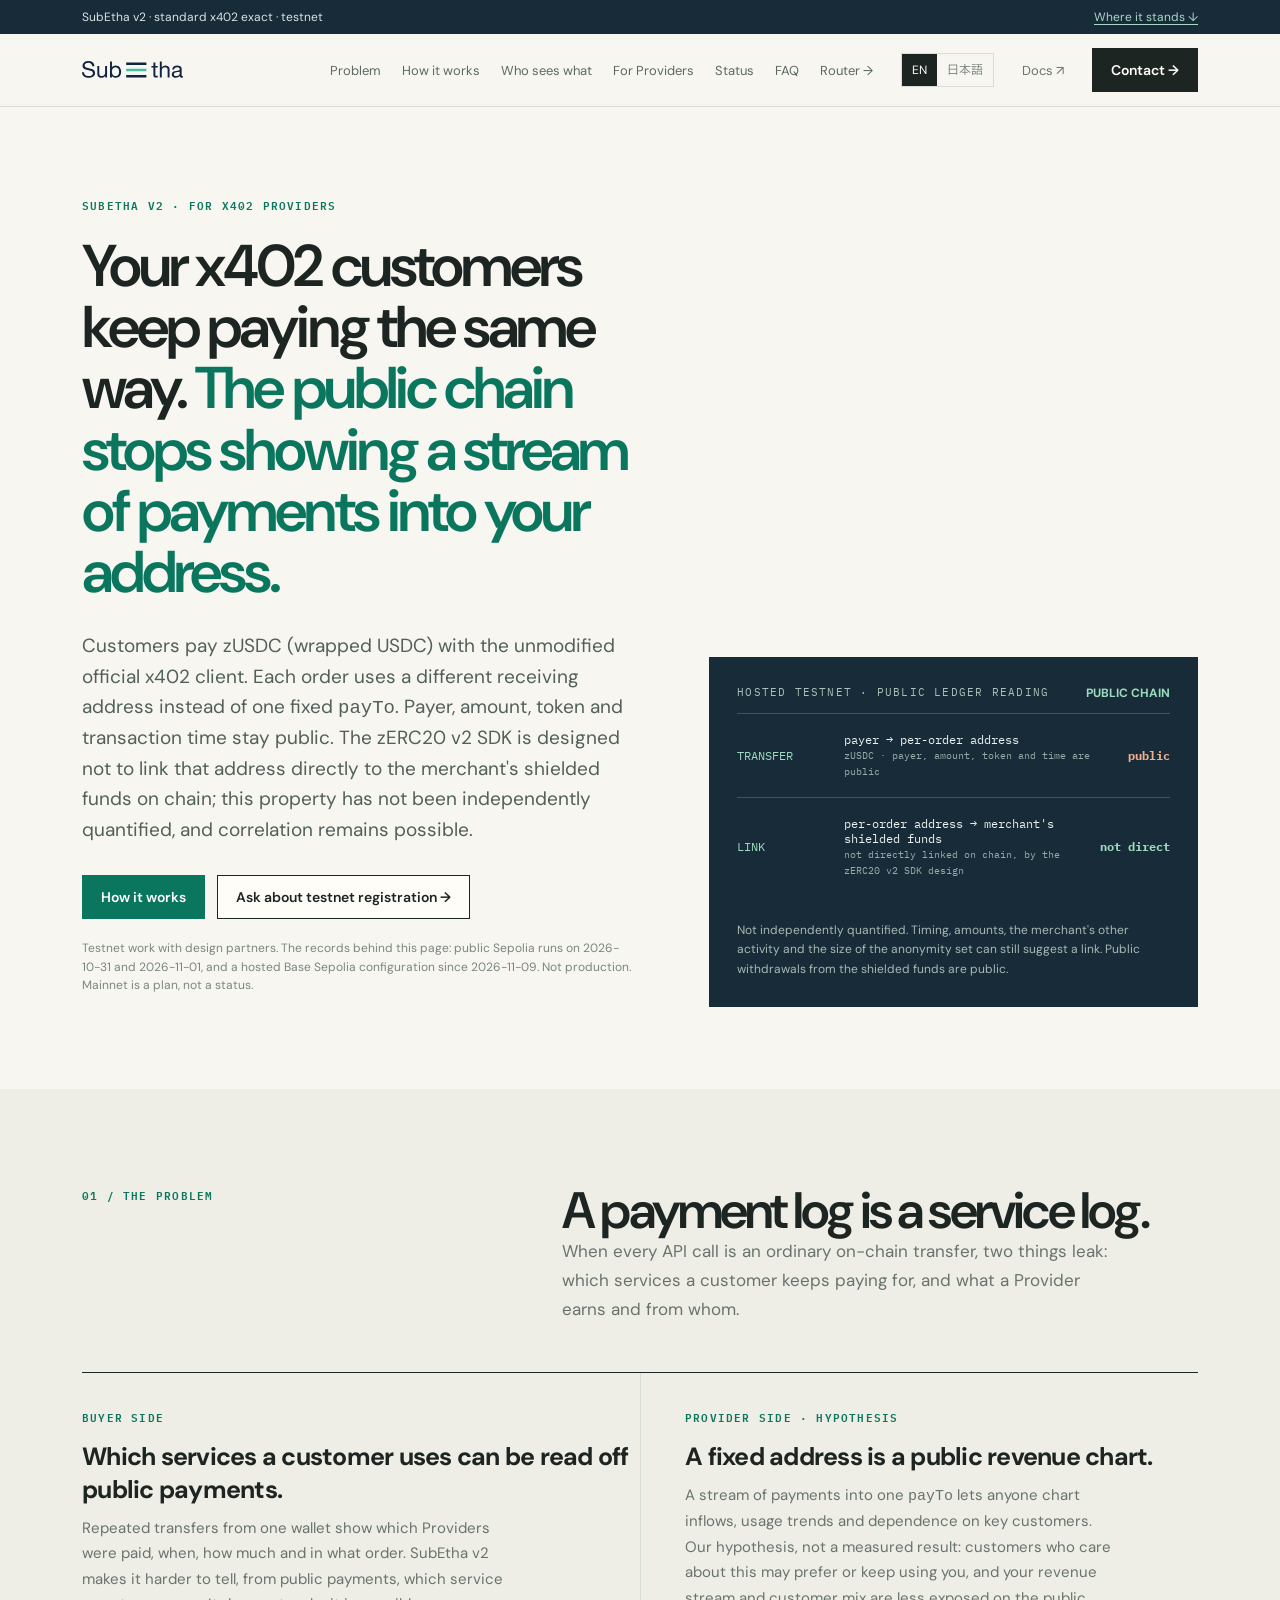
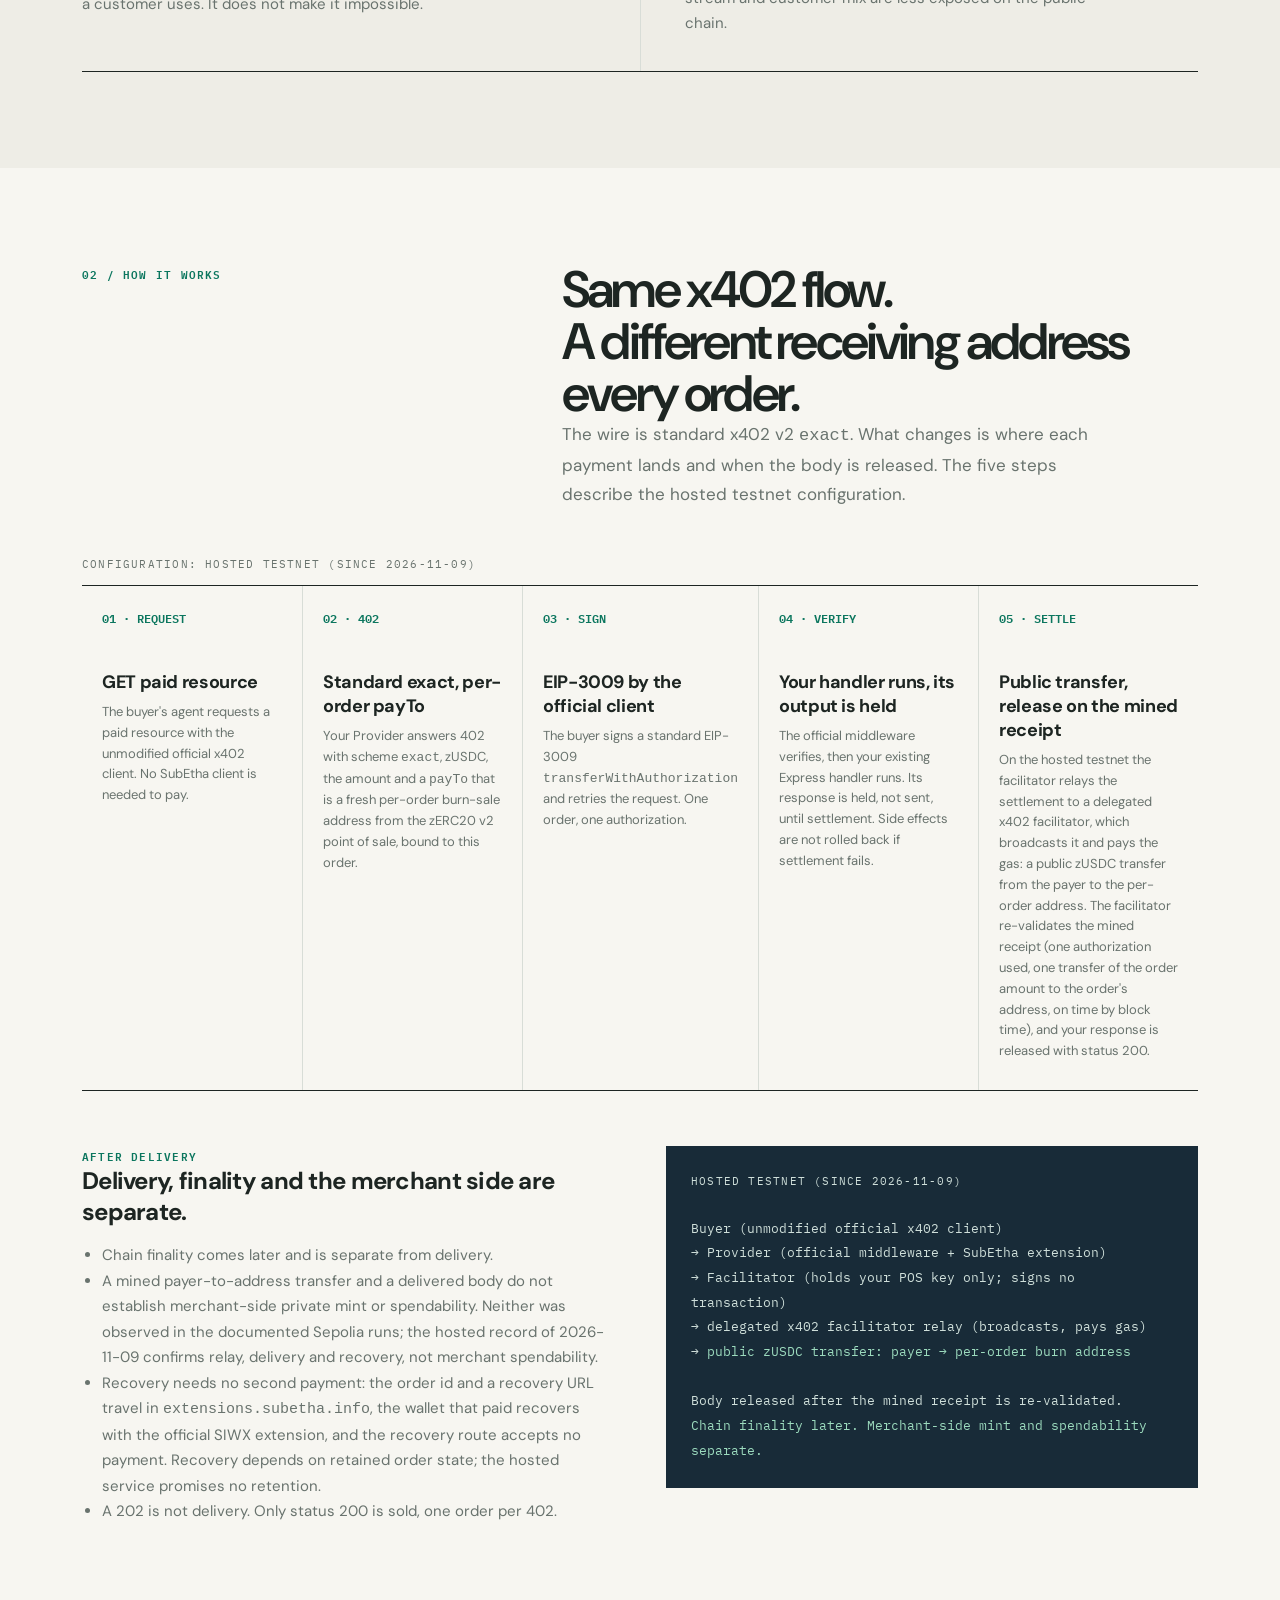
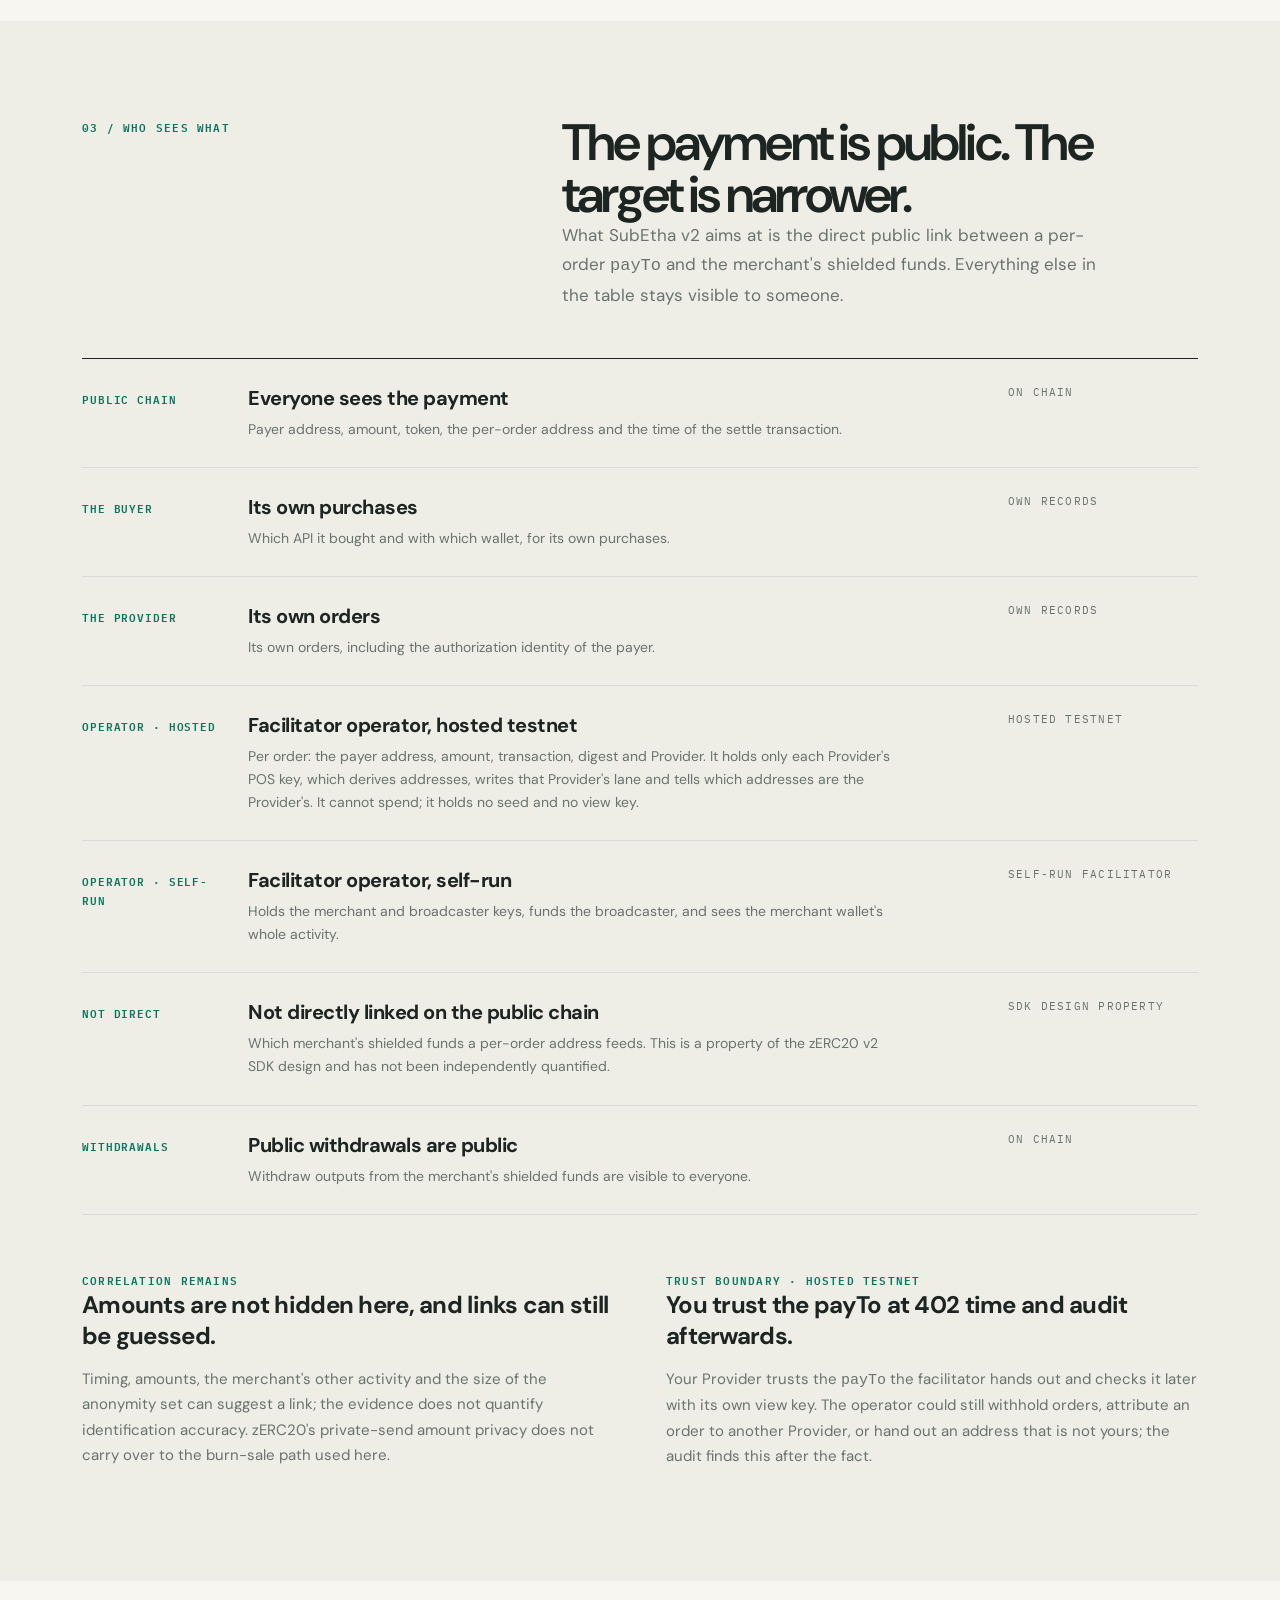
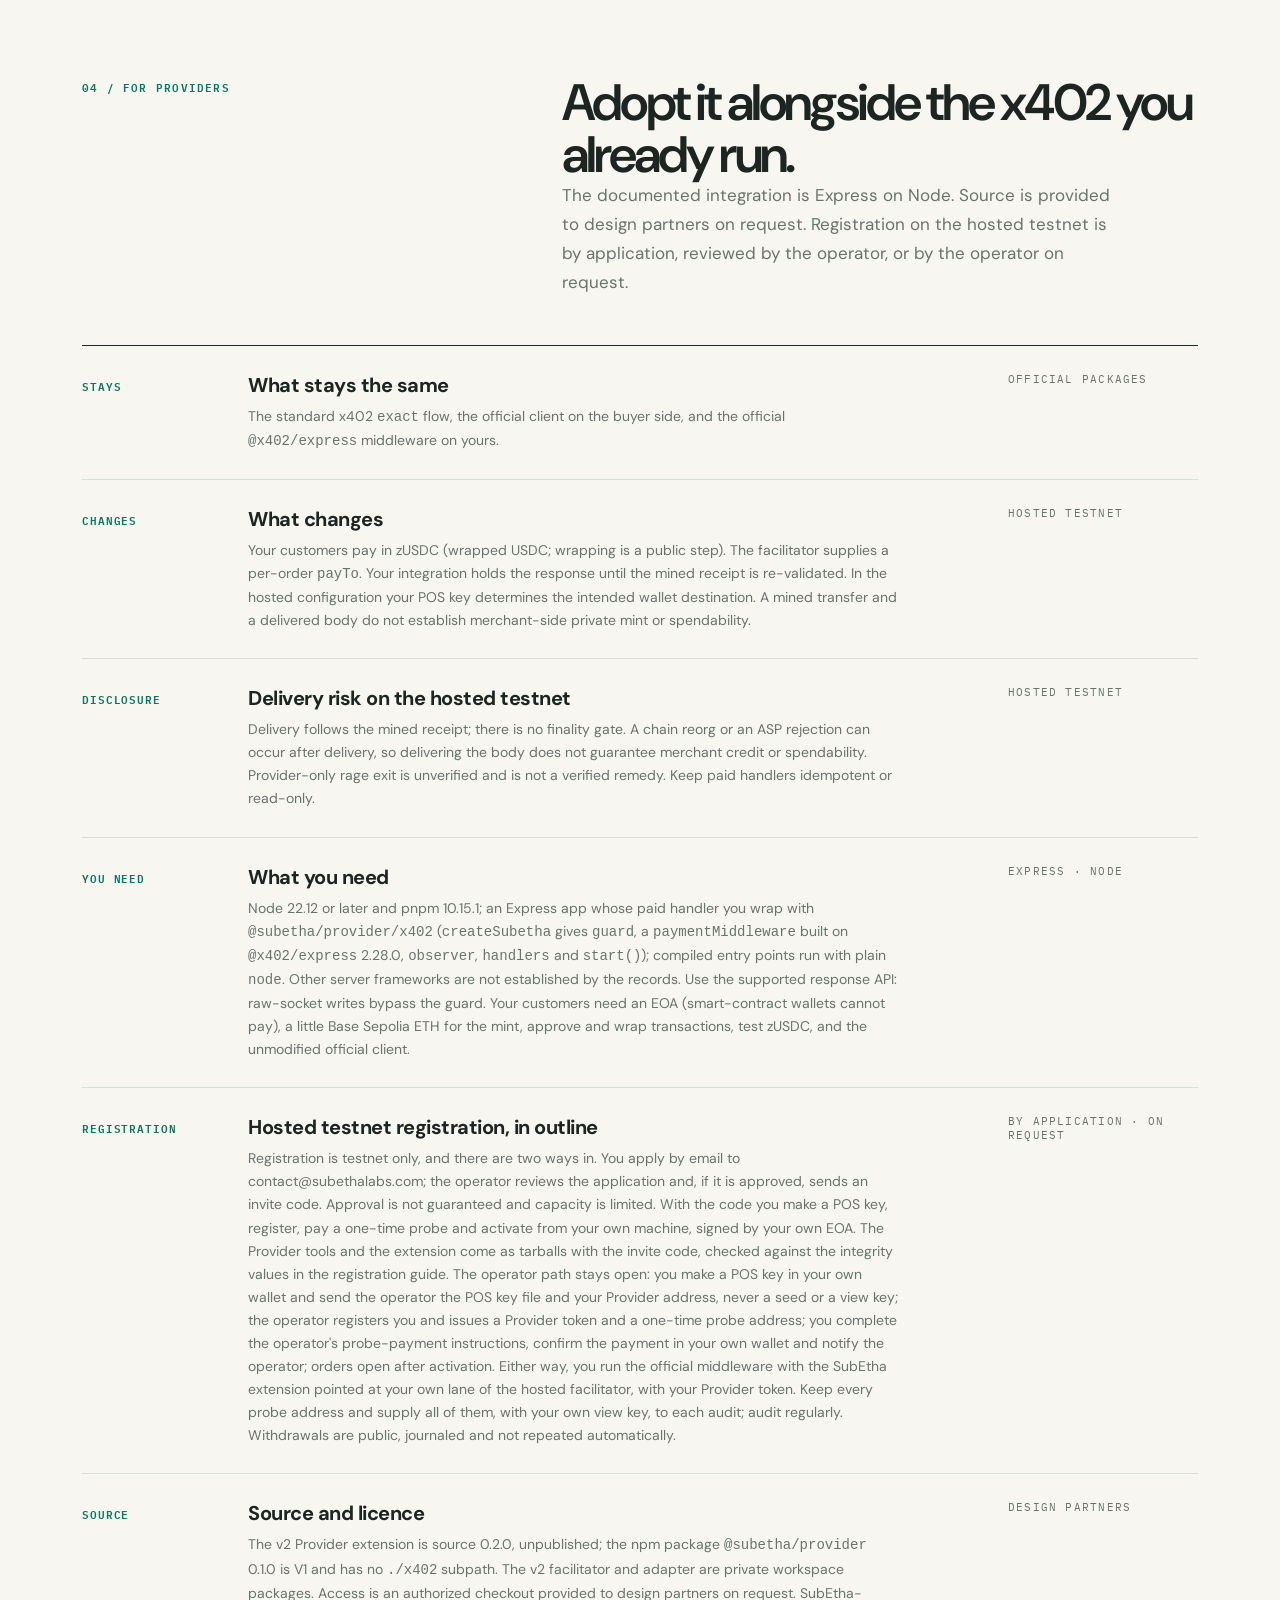
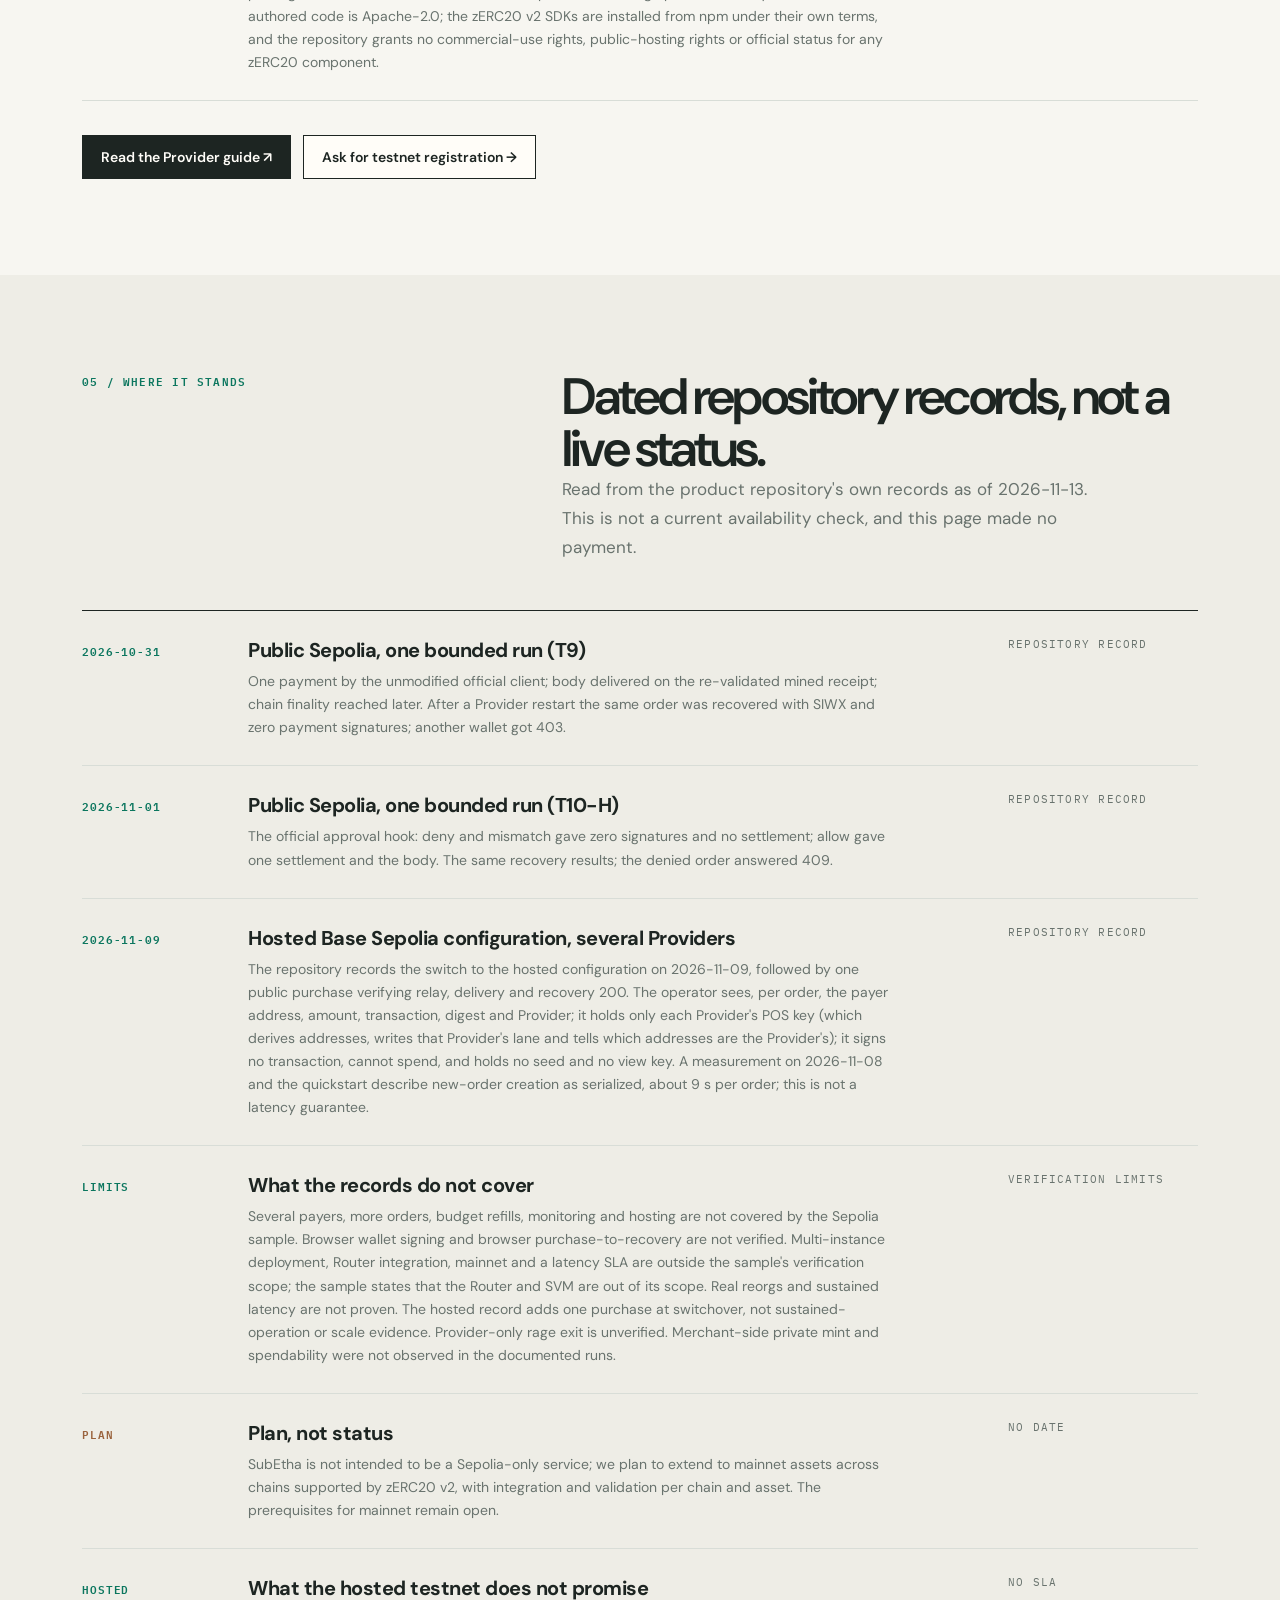
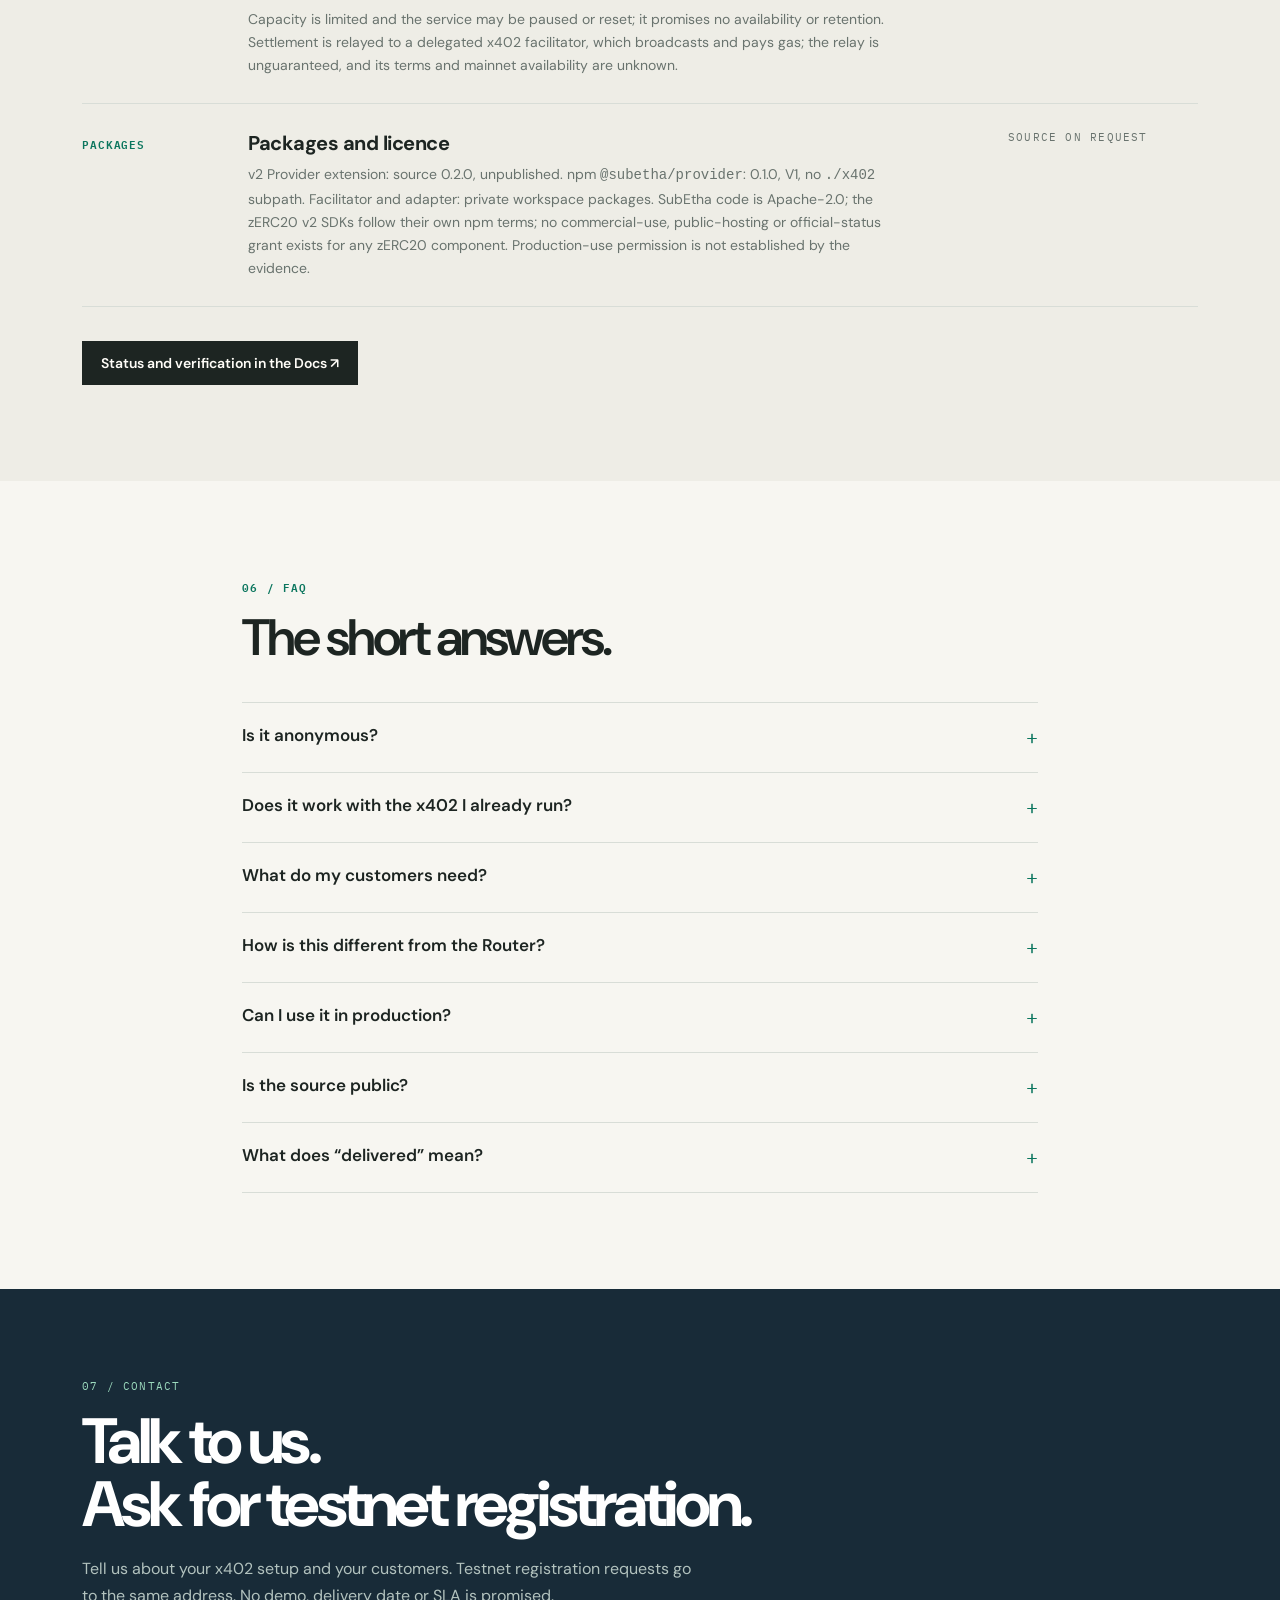
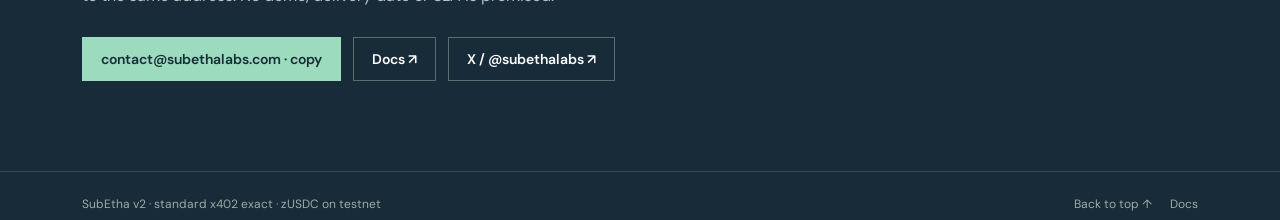
<file: index.html>
<!doctype html>
<html lang="en">
<head>
<meta charset="utf-8">
<meta name="viewport" content="width=device-width, initial-scale=1">
<title>SubEtha v2 — Your x402 customers keep paying the same way. The public chain stops showing a stream of payments into your address.</title>
<meta name="description" content="SubEtha v2 for x402 Providers: customers pay zUSDC (wrapped USDC) with the unmodified official x402 client, and each order uses a different receiving address instead of one fixed payTo. Payer, amount, token and transaction time stay public; by the zERC20 v2 SDK design the link to the merchant's shielded funds is not direct on chain; this has not been independently quantified, and correlation remains possible. Testnet work with design partners.">
<meta property="og:title" content="SubEtha v2 — Your x402 customers keep paying the same way. The public chain stops showing a stream of payments into your address.">
<meta property="og:description" content="SubEtha v2 for x402 Providers: customers pay zUSDC (wrapped USDC) with the unmodified official x402 client, and each order uses a different receiving address instead of one fixed payTo. Payer, amount, token and transaction time stay public; by the zERC20 v2 SDK design the link to the merchant's shielded funds is not direct on chain; this has not been independently quantified, and correlation remains possible. Testnet work with design partners.">
<meta property="og:type" content="website">
<meta property="og:url" content="https://subethalabs.com/">
<link rel="icon" href="assets/brand/favicon.ico" sizes="any">
<link rel="icon" type="image/png" sizes="16x16" href="assets/brand/subetha-glyph-favicon-16.png">
<link rel="apple-touch-icon" sizes="180x180" href="assets/brand/apple-touch-icon.png">
<link rel="preconnect" href="https://fonts.googleapis.com">
<link rel="preconnect" href="https://fonts.gstatic.com" crossorigin>
<link href="https://fonts.googleapis.com/css2?family=DM+Sans:wght@400;500;600;700&family=IBM+Plex+Mono:wght@400;500;600&family=IBM+Plex+Sans+JP:wght@400;500;600;700&display=swap" rel="stylesheet">
<style>
:root{--paper:#f7f6f1;--paper-2:#eeede6;--ink:#1d2522;--muted:#69736e;--line:#d8ddd7;--green:#0b765e;--green-2:#dcece5;--navy:#182b38;--orange:#c9683d;--white:#fffdf8;--mono:'IBM Plex Mono',monospace;--sans:'DM Sans','IBM Plex Sans JP',sans-serif}*{box-sizing:border-box}html{scroll-behavior:smooth}body{margin:0;background:var(--paper);color:var(--ink);font-family:var(--sans);-webkit-font-smoothing:antialiased}a{color:inherit;text-decoration:none}button{font:inherit}img{max-width:100%;display:block}.wrap{max-width:1180px;margin:auto;padding-left:32px;padding-right:32px}.mono{font-family:var(--mono);font-size:11px;letter-spacing:.11em;text-transform:uppercase}.eyebrow{color:var(--green);font-weight:600}.muted{color:var(--muted)}.rule{border-top:1px solid var(--line)}.btn{display:inline-flex;align-items:center;justify-content:center;padding:12px 18px;border:1px solid var(--ink);font-weight:600;font-size:14px;transition:.2s ease}.btn:hover{transform:translateY(-2px)}.btn-dark{background:var(--ink);color:var(--white)}.btn-light{background:var(--white)}.btn-green{background:var(--green);border-color:var(--green);color:white}.focus:focus-visible,a:focus-visible,button:focus-visible{outline:2px solid var(--orange);outline-offset:4px}.topbar{background:var(--navy);color:#d9e4e2;font-size:12px}.topbar .wrap{min-height:34px;display:flex;align-items:center;justify-content:space-between;gap:16px}.topbar a{color:#a8d9c8;text-decoration:underline;text-underline-offset:3px}header{border-bottom:1px solid var(--line);background:rgba(247,246,241,.94);position:sticky;top:0;z-index:10}header .wrap{min-height:72px;display:flex;align-items:center;gap:28px}.brand{width:101px}.nav{display:flex;gap:21px;margin-left:auto;color:#5e6863;font-size:13px}.nav a:hover{color:var(--green)}.lang{display:flex;border:1px solid var(--line)}.lang button{border:0;background:transparent;padding:7px 10px;color:var(--muted);cursor:pointer;font-size:12px}.lang button[aria-pressed=true]{background:var(--ink);color:var(--white)}.hero{padding:88px 0 82px}.hero-grid{display:grid;grid-template-columns:1.06fr .94fr;gap:76px;align-items:end}.hero h1{font-size:clamp(42px,4.6vw,60px);line-height:1.04;letter-spacing:-.05em;font-weight:600;margin:22px 0 28px;max-width:760px}.hero h1 em{color:var(--green);font-style:normal}.hero-lede{font-size:19px;line-height:1.6;max-width:610px;margin:0 0 30px;color:#52605a}.hero-actions{display:flex;gap:12px;flex-wrap:wrap}.hero-note{font-size:12px;line-height:1.55;color:#7b8580;margin-top:20px;max-width:570px}.ledger{background:var(--navy);color:#eaf2ef;padding:28px;min-height:350px;display:flex;flex-direction:column;justify-content:space-between}.ledger-head{display:flex;justify-content:space-between;color:#a9c0bb}.ledger-head strong{color:#9cdbbe;font-size:12px}.ledger-line{display:grid;grid-template-columns:92px 1fr auto;gap:15px;align-items:center;border-top:1px solid #40545b;padding:18px 0;font-family:var(--mono);font-size:12px}.ledger-line small{color:#98aaa7;line-height:1.5}.ledger-line .ok{color:#9cdbbe}.ledger-line .warn{color:#f0b08f}.ledger-foot{font-size:12px;line-height:1.6;color:#a9b9b5;padding-top:14px}.section{padding:96px 0}.section-head{display:grid;grid-template-columns:.8fr 1.2fr;gap:56px;margin-bottom:48px}.section h2{font-size:clamp(32px,4vw,53px);line-height:1.02;letter-spacing:-.055em;font-weight:600;margin:0;max-width:680px}.section-intro{font-size:17px;line-height:1.7;color:var(--muted);max-width:560px;margin:0}.band{background:var(--paper-2)}.manifesto{display:grid;grid-template-columns:1fr 1fr;gap:0;border-top:1px solid var(--ink);border-bottom:1px solid var(--ink)}.manifesto > div{padding:34px 0}.manifesto > div+div{border-left:1px solid var(--line);padding-left:44px}.manifesto h3{font-size:25px;letter-spacing:-.03em;margin:14px 0 10px}.manifesto p{font-size:15px;line-height:1.7;color:var(--muted);max-width:430px;margin:0}.flow{display:grid;grid-template-columns:repeat(5,1fr);border-top:1px solid var(--ink);border-bottom:1px solid var(--ink)}.flow article{padding:22px 20px 28px;min-height:205px}.flow article+article{border-left:1px solid var(--line)}.flow .num{font:600 12px var(--mono);color:var(--green)}.flow h3{font-size:18px;margin:42px 0 8px;letter-spacing:-.02em}.flow p{font-size:13px;line-height:1.6;color:var(--muted);margin:0}.split{display:grid;grid-template-columns:1fr 1fr;gap:52px;align-items:start;margin-top:55px}.split h3{font-size:24px;margin:0 0 16px;letter-spacing:-.03em}.split p,.split li{font-size:15px;line-height:1.7;color:var(--muted)}.split ul{padding-left:20px;margin:0}.codebox{background:var(--navy);color:#cfdfda;padding:25px;font:13px/1.9 var(--mono);overflow:auto}.codebox .accent{color:#9cdbbe}.timeline{border-top:1px solid var(--ink)}.timeline-row{display:grid;grid-template-columns:140px 1fr 190px;gap:26px;padding:26px 0;border-bottom:1px solid var(--line)}.timeline-row h3{font-size:20px;letter-spacing:-.025em;margin:0 0 7px}.timeline-row p{font-size:14px;line-height:1.65;color:var(--muted);margin:0;max-width:650px}.status{font:600 11px var(--mono);text-transform:uppercase;letter-spacing:.08em;color:var(--green);padding-top:4px}.status.roadmap{color:#9a633d}.history{display:grid;grid-template-columns:1.1fr .9fr;gap:60px;align-items:center}.history h2{font-size:clamp(32px,4vw,50px);line-height:1.02;letter-spacing:-.05em;margin:15px 0 18px}.history p{font-size:17px;line-height:1.7;color:var(--muted);max-width:560px}.receipt{border:1px solid var(--line);background:var(--white);padding:24px}.receipt-top{display:flex;justify-content:space-between;align-items:center;border-bottom:1px solid var(--line);padding-bottom:16px;margin-bottom:16px}.receipt table{width:100%;border-collapse:collapse;font:12px var(--mono)}.receipt td{padding:10px 0;border-bottom:1px solid #e7e9e3}.receipt td:last-child{text-align:right;color:var(--green)}.receipt-note{font-size:12px;line-height:1.6;color:var(--muted);margin:18px 0 0}.use-grid{display:grid;grid-template-columns:repeat(3,1fr);gap:1px;background:var(--line);border:1px solid var(--line)}.use-grid article{background:var(--paper);padding:26px;min-height:210px}.use-grid article:last-child{background:var(--navy);color:white}.use-grid h3{font-size:20px;margin:28px 0 10px;letter-spacing:-.03em}.use-grid p{font-size:14px;line-height:1.65;color:var(--muted);margin:0}.use-grid article:last-child p{color:#b3c4c0}.demo{display:grid;grid-template-columns:.8fr 1.2fr;gap:60px;align-items:center}.demo h2{font-size:clamp(34px,4vw,55px);line-height:1.02;letter-spacing:-.055em;margin:16px 0}.demo p{color:var(--muted);line-height:1.7;font-size:16px}.demo img{border:1px solid var(--line);box-shadow:18px 18px 0 #dfe4dc}.faq{max-width:860px}.faq details{border-top:1px solid var(--line);padding:21px 0}.faq details:last-child{border-bottom:1px solid var(--line)}.faq summary{cursor:pointer;display:flex;justify-content:space-between;gap:18px;font-size:17px;font-weight:600}.faq summary span{color:var(--green);font:20px var(--mono)}.faq p{color:var(--muted);font-size:15px;line-height:1.75;max-width:720px}.contact{background:var(--navy);color:white;padding:90px 0}.contact h2{font-size:clamp(38px,5vw,68px);line-height:.98;letter-spacing:-.06em;max-width:720px;margin:18px 0}.contact p{color:#b2c2be;max-width:620px;line-height:1.7}.contact .mono{color:#9cdbbe}.contact-actions{display:flex;gap:12px;flex-wrap:wrap;margin-top:28px}.contact .btn-dark{background:#9cdbbe;border-color:#9cdbbe;color:var(--navy)}.contact .btn-light{background:transparent;border-color:#55706b;color:white}footer{background:var(--navy);border-top:1px solid #344a50;color:#9aadaa;padding:24px 0;font-size:12px}footer .wrap{display:flex;justify-content:space-between;gap:20px;flex-wrap:wrap}.footer-links{display:flex;gap:18px}#ja{display:none}html.motion-ready [data-reveal]{opacity:0;transform:translateY(18px);transition:opacity .65s ease,transform .65s ease}html.motion-ready [data-reveal].visible{opacity:1;transform:none}@media(max-width:900px){header .wrap>*{flex-shrink:0;white-space:nowrap}header .lang button{flex-shrink:0;white-space:nowrap}.nav{display:none}.hero-grid,.section-head,.history,.demo{grid-template-columns:1fr;gap:35px}.hero{padding-top:60px}.flow{grid-template-columns:1fr 1fr}.flow article:nth-child(3){border-left:0;border-top:1px solid var(--line)}.flow article:nth-child(n+4){border-top:1px solid var(--line)}.timeline-row{grid-template-columns:100px 1fr}.timeline-row .status{grid-column:2}.use-grid{grid-template-columns:1fr 1fr}.manifesto{grid-template-columns:1fr}.manifesto>div+div{border-left:0;border-top:1px solid var(--line);padding-left:0}}@media(max-width:560px){.wrap{padding-left:20px;padding-right:20px}header .wrap{gap:8px;flex-wrap:wrap;padding-top:10px;padding-bottom:10px}header .lang button{padding:7px 8px}header .btn{padding:10px 12px}.topbar .wrap{font-size:10px}.hero h1{font-size:48px}.flow,.use-grid{grid-template-columns:1fr}.flow article+article{border-left:0;border-top:1px solid var(--line)}.section{padding:68px 0}.timeline-row{grid-template-columns:1fr;gap:8px}.timeline-row .status{grid-column:auto}.ledger{padding:20px}.ledger-line{grid-template-columns:72px 1fr;gap:9px}.ledger-line strong{grid-column:2}.hero-actions .btn{width:100%}}
@media(prefers-reduced-motion:reduce){html{scroll-behavior:auto}html.motion-ready [data-reveal]{opacity:1;transform:none;transition:none}.btn{transition:none}}
</style>
<link rel="stylesheet" href="assets/mobile.css">
<script src="assets/mobile-nav.js" defer></script>
</head>
<body>
<div class="topbar"><div class="wrap"><span>SubEtha v2 · standard x402 exact · testnet</span><a href="#status">Where it stands ↓</a></div></div>
<div id="en">
<header><div class="wrap"><a href="#top" aria-label="SubEtha home"><img class="brand" src="assets/brand/subetha-wordmark-color.svg" alt="SubEtha"></a><nav class="nav"><a href="#problem">Problem</a><a href="#how-it-works">How it works</a><a href="#visibility">Who sees what</a><a href="#providers">For Providers</a><a href="#status">Status</a><a href="#faq">FAQ</a><a href="/router/">Router →</a></nav><div class="lang" role="group" aria-label="Language / 言語"><button type="button" data-lang="en" aria-label="English" aria-pressed="true">EN</button><button type="button" data-lang="ja" aria-pressed="false" aria-label="日本語"><span class="lang-full">日本語</span><span class="lang-short" aria-hidden="true">JA</span></button></div><a href="https://docs.subethalabs.com/v2/" target="_blank" rel="noopener" style="font-size:13px;color:var(--muted)">Docs ↗</a><a class="btn btn-dark" href="#contact">Contact →</a><details class="mobile-menu"><summary>Menu</summary><nav aria-label="Mobile navigation"><a href="#problem">Problem</a><a href="#how-it-works">How it works</a><a href="#visibility">Who sees what</a><a href="#providers">For Providers</a><a href="#status">Status</a><a href="#faq">FAQ</a><a href="/router/">Router →</a><a href="https://docs.subethalabs.com/v2/" target="_blank" rel="noopener">Docs ↗</a><a class="btn btn-dark" href="#contact">Contact →</a></nav></details></div></header>
<main id="top">
<section class="hero"><div class="wrap hero-grid"><div data-reveal><div class="mono eyebrow">SubEtha v2 · for x402 Providers</div><h1>Your x402 customers keep paying the same way. <em>The public chain stops showing a stream of payments into your address.</em></h1><p class="hero-lede">Customers pay zUSDC (wrapped USDC) with the unmodified official x402 client. Each order uses a different receiving address instead of one fixed <code>payTo</code>. Payer, amount, token and transaction time stay public. The zERC20 v2 SDK is designed not to link that address directly to the merchant's shielded funds on chain; this property has not been independently quantified, and correlation remains possible.</p><div class="hero-actions"><a class="btn btn-green" href="#how-it-works">How it works</a><a class="btn btn-light" href="#contact">Ask about testnet registration →</a></div><p class="hero-note">Testnet work with design partners. The records behind this page: public Sepolia runs on 2026-10-31 and 2026-11-01, and a hosted Base Sepolia configuration since 2026-11-09. Not production. Mainnet is a plan, not a status.</p></div><div class="ledger" data-reveal><div class="ledger-head"><span class="mono">Hosted testnet · public ledger reading</span><strong>PUBLIC CHAIN</strong></div><div><div class="ledger-line"><span class="ok">TRANSFER</span><span>payer → per-order address<br><small>zUSDC · payer, amount, token and time are public</small></span><strong class="warn">public</strong></div><div class="ledger-line"><span class="ok">LINK</span><span>per-order address → merchant's shielded funds<br><small>not directly linked on chain, by the zERC20 v2 SDK design</small></span><strong class="ok">not direct</strong></div></div><div class="ledger-foot">Not independently quantified. Timing, amounts, the merchant's other activity and the size of the anonymity set can still suggest a link. Public withdrawals from the shielded funds are public.</div></div></div></section>
<section id="problem" class="band section"><div class="wrap"><div class="section-head"><div class="mono eyebrow">01 / The problem</div><div><h2>A payment log is a service log.</h2><p class="section-intro">When every API call is an ordinary on-chain transfer, two things leak: which services a customer keeps paying for, and what a Provider earns and from whom.</p></div></div><div class="manifesto"><div><div class="mono eyebrow">Buyer side</div><h3>Which services a customer uses can be read off public payments.</h3><p>Repeated transfers from one wallet show which Providers were paid, when, how much and in what order. SubEtha v2 makes it harder to tell, from public payments, which service a customer uses. It does not make it impossible.</p></div><div><div class="mono eyebrow">Provider side · hypothesis</div><h3>A fixed address is a public revenue chart.</h3><p>A stream of payments into one <code>payTo</code> lets anyone chart inflows, usage trends and dependence on key customers. Our hypothesis, not a measured result: customers who care about this may prefer or keep using you, and your revenue stream and customer mix are less exposed on the public chain.</p></div></div></div></section>
<section id="how-it-works" class="section"><div class="wrap"><div class="section-head"><div class="mono eyebrow">02 / How it works</div><div><h2>Same x402 flow.<br>A different receiving address every order.</h2><p class="section-intro">The wire is standard x402 v2 <code>exact</code>. What changes is where each payment lands and when the body is released. The five steps describe the hosted testnet configuration.</p></div></div><div class="mono muted" style="margin-bottom:14px">Configuration: hosted testnet (since 2026-11-09)</div><div class="flow"><article data-reveal><div class="num">01 · REQUEST</div><h3>GET paid resource</h3><p>The buyer's agent requests a paid resource with the unmodified official x402 client. No SubEtha client is needed to pay.</p></article><article data-reveal><div class="num">02 · 402</div><h3>Standard exact, per-order payTo</h3><p>Your Provider answers 402 with scheme <code>exact</code>, zUSDC, the amount and a <code>payTo</code> that is a fresh per-order burn-sale address from the zERC20 v2 point of sale, bound to this order.</p></article><article data-reveal><div class="num">03 · SIGN</div><h3>EIP-3009 by the official client</h3><p>The buyer signs a standard EIP-3009 <code>transferWithAuthorization</code> and retries the request. One order, one authorization.</p></article><article data-reveal><div class="num">04 · VERIFY</div><h3>Your handler runs, its output is held</h3><p>The official middleware verifies, then your existing Express handler runs. Its response is held, not sent, until settlement. Side effects are not rolled back if settlement fails.</p></article><article data-reveal><div class="num">05 · SETTLE</div><h3>Public transfer, release on the mined receipt</h3><p>On the hosted testnet the facilitator relays the settlement to a delegated x402 facilitator, which broadcasts it and pays the gas: a public zUSDC transfer from the payer to the per-order address. The facilitator re-validates the mined receipt (one authorization used, one transfer of the order amount to the order's address, on time by block time), and your response is released with status 200.</p></article></div><div class="split"><div><div class="mono eyebrow">After delivery</div><h3>Delivery, finality and the merchant side are separate.</h3><ul><li>Chain finality comes later and is separate from delivery.</li><li>A mined payer-to-address transfer and a delivered body do not establish merchant-side private mint or spendability. Neither was observed in the documented Sepolia runs; the hosted record of 2026-11-09 confirms relay, delivery and recovery, not merchant spendability.</li><li>Recovery needs no second payment: the order id and a recovery URL travel in <code>extensions.subetha.info</code>, the wallet that paid recovers with the official SIWX extension, and the recovery route accepts no payment. Recovery depends on retained order state; the hosted service promises no retention.</li><li>A 202 is not delivery. Only status 200 is sold, one order per 402.</li></ul></div><div class="codebox" tabindex="0" role="region" aria-label="Hosted testnet flow"><div class="mono">Hosted testnet (since 2026-11-09)</div><br>Buyer (unmodified official x402 client)<br>  → Provider (official middleware + SubEtha extension)<br>  → Facilitator (holds your POS key only; signs no transaction)<br>  → delegated x402 facilitator relay (broadcasts, pays gas)<br>  → <span class="accent">public zUSDC transfer: payer → per-order burn address</span><br><br>Body released after the mined receipt is re-validated.<br><span class="accent">Chain finality later. Merchant-side mint and spendability separate.</span></div></div></div></section>
<section id="visibility" class="band section"><div class="wrap"><div class="section-head"><div class="mono eyebrow">03 / Who sees what</div><div><h2>The payment is public. The target is narrower.</h2><p class="section-intro">What SubEtha v2 aims at is the direct public link between a per-order <code>payTo</code> and the merchant's shielded funds. Everything else in the table stays visible to someone.</p></div></div><div class="timeline"><div class="timeline-row"><div class="status">Public chain</div><div><h3>Everyone sees the payment</h3><p>Payer address, amount, token, the per-order address and the time of the settle transaction.</p></div><div class="mono muted">on chain</div></div><div class="timeline-row"><div class="status">The buyer</div><div><h3>Its own purchases</h3><p>Which API it bought and with which wallet, for its own purchases.</p></div><div class="mono muted">own records</div></div><div class="timeline-row"><div class="status">The Provider</div><div><h3>Its own orders</h3><p>Its own orders, including the authorization identity of the payer.</p></div><div class="mono muted">own records</div></div><div class="timeline-row"><div class="status">Operator · hosted</div><div><h3>Facilitator operator, hosted testnet</h3><p>Per order: the payer address, amount, transaction, digest and Provider. It holds only each Provider's POS key, which derives addresses, writes that Provider's lane and tells which addresses are the Provider's. It cannot spend; it holds no seed and no view key.</p></div><div class="mono muted">hosted testnet</div></div><div class="timeline-row"><div class="status">Operator · self-run</div><div><h3>Facilitator operator, self-run</h3><p>Holds the merchant and broadcaster keys, funds the broadcaster, and sees the merchant wallet's whole activity.</p></div><div class="mono muted">self-run facilitator</div></div><div class="timeline-row"><div class="status">Not direct</div><div><h3>Not directly linked on the public chain</h3><p>Which merchant's shielded funds a per-order address feeds. This is a property of the zERC20 v2 SDK design and has not been independently quantified.</p></div><div class="mono muted">SDK design property</div></div><div class="timeline-row"><div class="status">Withdrawals</div><div><h3>Public withdrawals are public</h3><p>Withdraw outputs from the merchant's shielded funds are visible to everyone.</p></div><div class="mono muted">on chain</div></div></div><div class="split"><div><div class="mono eyebrow">Correlation remains</div><h3>Amounts are not hidden here, and links can still be guessed.</h3><p>Timing, amounts, the merchant's other activity and the size of the anonymity set can suggest a link; the evidence does not quantify identification accuracy. <!-- claims-ok rule=hidden-amount text="zERC20's private-send amount privacy does not carry over to the burn-sale path used here." reason=limitation -->zERC20's private-send amount privacy does not carry over to the burn-sale path used here.</p></div><div><div class="mono eyebrow">Trust boundary · hosted testnet</div><h3>You trust the payTo at 402 time and audit afterwards.</h3><p>Your Provider trusts the <code>payTo</code> the facilitator hands out and checks it later with its own view key. The operator could still withhold orders, attribute an order to another Provider, or hand out an address that is not yours; the audit finds this after the fact.</p></div></div></div></section>
<section id="providers" class="section"><div class="wrap"><div class="section-head"><div class="mono eyebrow">04 / For Providers</div><div><h2>Adopt it alongside the x402 you already run.</h2><p class="section-intro">The documented integration is Express on Node. Source is provided to design partners on request. Registration on the hosted testnet is by application, reviewed by the operator, or by the operator on request.</p></div></div><div class="timeline"><div class="timeline-row"><div class="status">Stays</div><div><h3>What stays the same</h3><p>The standard x402 <code>exact</code> flow, the official client on the buyer side, and the official <code>@x402/express</code> middleware on yours.</p></div><div class="mono muted">official packages</div></div><div class="timeline-row"><div class="status">Changes</div><div><h3>What changes</h3><p>Your customers pay in zUSDC (wrapped USDC; wrapping is a public step). The facilitator supplies a per-order <code>payTo</code>. Your integration holds the response until the mined receipt is re-validated. In the hosted configuration your POS key determines the intended wallet destination. A mined transfer and a delivered body do not establish merchant-side private mint or spendability.</p></div><div class="mono muted">hosted testnet</div></div><div class="timeline-row"><div class="status">Disclosure</div><div><h3>Delivery risk on the hosted testnet</h3><p>Delivery follows the mined receipt; there is no finality gate. A chain reorg or an ASP rejection can occur after delivery, so delivering the body does not guarantee merchant credit or spendability. Provider-only rage exit is unverified and is not a verified remedy. Keep paid handlers idempotent or read-only.</p></div><div class="mono muted">hosted testnet</div></div><div class="timeline-row"><div class="status">You need</div><div><h3>What you need</h3><p>Node 22.12 or later and pnpm 10.15.1; an Express app whose paid handler you wrap with <code>@subetha/provider/x402</code> (<code>createSubetha</code> gives <code>guard</code>, a <code>paymentMiddleware</code> built on <code>@x402/express</code> 2.28.0, <code>observer</code>, <code>handlers</code> and <code>start()</code>); compiled entry points run with plain <code>node</code>. Other server frameworks are not established by the records. Use the supported response API: raw-socket writes bypass the guard. Your customers need an EOA (smart-contract wallets cannot pay), a little Base Sepolia ETH for the mint, approve and wrap transactions, test zUSDC, and the unmodified official client.</p></div><div class="mono muted">Express · Node</div></div><div class="timeline-row"><div class="status">Registration</div><div><h3>Hosted testnet registration, in outline</h3><p>Registration is testnet only, and there are two ways in. You apply by email to contact@subethalabs.com; the operator reviews the application and, if it is approved, sends an invite code. Approval is not guaranteed and capacity is limited. With the code you make a POS key, register, pay a one-time probe and activate from your own machine, signed by your own EOA. The Provider tools and the extension come as tarballs with the invite code, checked against the integrity values in the <a href="https://docs.subethalabs.com/v2/providers/register/" target="_blank" rel="noopener">registration guide</a>. The operator path stays open: you make a POS key in your own wallet and send the operator the POS key file and your Provider address, never a seed or a view key; the operator registers you and issues a Provider token and a one-time probe address; you complete the operator's probe-payment instructions, confirm the payment in your own wallet and notify the operator; orders open after activation. Either way, you run the official middleware with the SubEtha extension pointed at your own lane of the hosted facilitator, with your Provider token. Keep every probe address and supply all of them, with your own view key, to each audit; audit regularly. Withdrawals are public, journaled and not repeated automatically.</p></div><div class="mono muted">by application · on request</div></div><div class="timeline-row"><div class="status">Source</div><div><h3>Source and licence</h3><p>The v2 Provider extension is source 0.2.0, unpublished; the npm package <code>@subetha/provider</code> 0.1.0 is V1 and has no <code>./x402</code> subpath. The v2 facilitator and adapter are private workspace packages. Access is an authorized checkout provided to design partners on request. SubEtha-authored code is Apache-2.0; the zERC20 v2 SDKs are installed from npm under their own terms, and the repository grants no commercial-use rights, public-hosting rights or official status for any zERC20 component.</p></div><div class="mono muted">design partners</div></div></div><div class="hero-actions" style="margin-top:34px"><a class="btn btn-dark" href="https://docs.subethalabs.com/v2/providers/" target="_blank" rel="noopener">Read the Provider guide ↗</a><a class="btn btn-light" href="#contact">Ask for testnet registration →</a></div></div></section>
<section id="status" class="band section"><div class="wrap"><div class="section-head"><div class="mono eyebrow">05 / Where it stands</div><div><h2>Dated repository records, not a live status.</h2><p class="section-intro">Read from the product repository's own records as of 2026-11-13. This is not a current availability check, and this page made no payment.</p></div></div><div class="timeline"><div class="timeline-row"><div class="status">2026-10-31</div><div><h3>Public Sepolia, one bounded run (T9)</h3><p>One payment by the unmodified official client; body delivered on the re-validated mined receipt; chain finality reached later. After a Provider restart the same order was recovered with SIWX and zero payment signatures; another wallet got 403.</p></div><div class="mono muted">repository record</div></div><div class="timeline-row"><div class="status">2026-11-01</div><div><h3>Public Sepolia, one bounded run (T10-H)</h3><p>The official approval hook: deny and mismatch gave zero signatures and no settlement; allow gave one settlement and the body. The same recovery results; the denied order answered 409.</p></div><div class="mono muted">repository record</div></div><div class="timeline-row"><div class="status">2026-11-09</div><div><h3>Hosted Base Sepolia configuration, several Providers</h3><p>The repository records the switch to the hosted configuration on 2026-11-09, followed by one public purchase verifying relay, delivery and recovery 200. The operator sees, per order, the payer address, amount, transaction, digest and Provider; it holds only each Provider's POS key (which derives addresses, writes that Provider's lane and tells which addresses are the Provider's); it signs no transaction, cannot spend, and holds no seed and no view key. A measurement on 2026-11-08 and the quickstart describe new-order creation as serialized, about 9 s per order; this is not a latency guarantee.</p></div><div class="mono muted">repository record</div></div><div class="timeline-row"><div class="status">Limits</div><div><h3>What the records do not cover</h3><p>Several payers, more orders, budget refills, monitoring and hosting are not covered by the Sepolia sample. Browser wallet signing and browser purchase-to-recovery are not verified. Multi-instance deployment, Router integration, mainnet and a latency SLA are outside the sample's verification scope; the sample states that the Router and SVM are out of its scope. Real reorgs and sustained latency are not proven. The hosted record adds one purchase at switchover, not sustained-operation or scale evidence. Provider-only rage exit is unverified. Merchant-side private mint and spendability were not observed in the documented runs.</p></div><div class="mono muted">verification limits</div></div><div class="timeline-row"><div class="status roadmap">Plan</div><div><h3>Plan, not status</h3><p>SubEtha is not intended to be a Sepolia-only service; we plan to extend to mainnet assets across chains supported by zERC20 v2, with integration and validation per chain and asset. The prerequisites for mainnet remain open.</p></div><div class="mono muted">no date</div></div><div class="timeline-row"><div class="status">Hosted</div><div><h3>What the hosted testnet does not promise</h3><p>Capacity is limited and the service may be paused or reset; it promises no availability or retention. Settlement is relayed to a delegated x402 facilitator, which broadcasts and pays gas; the relay is unguaranteed, and its terms and mainnet availability are unknown.</p></div><div class="mono muted">no SLA</div></div><div class="timeline-row"><div class="status">Packages</div><div><h3>Packages and licence</h3><p>v2 Provider extension: source 0.2.0, unpublished. npm <code>@subetha/provider</code>: 0.1.0, V1, no <code>./x402</code> subpath. Facilitator and adapter: private workspace packages. SubEtha code is Apache-2.0; the zERC20 v2 SDKs follow their own npm terms; no commercial-use, public-hosting or official-status grant exists for any zERC20 component. Production-use permission is not established by the evidence.</p></div><div class="mono muted">source on request</div></div></div><div class="hero-actions" style="margin-top:34px"><a class="btn btn-dark" href="https://docs.subethalabs.com/v2/status/" target="_blank" rel="noopener">Status and verification in the Docs ↗</a></div></div></section>
<section id="faq" class="section"><div class="wrap faq"><div class="mono eyebrow">06 / FAQ</div><h2 style="margin:16px 0 38px">The short answers.</h2><!-- claims-ok rule=anonymity text="Is it anonymous?" reason=denial --><details><summary>Is it anonymous?<span>+</span></summary><p>No. The payer address, the amount, the token, the per-order address and the time of the settle transaction are public on chain, and amounts are not hidden on this burn-sale path. What is not directly linked on the public chain is which merchant's shielded funds a per-order address feeds, a zERC20 v2 SDK design property that has not been independently quantified. Correlation through timing, amounts, your other activity and the size of the anonymity set remains possible, and public withdrawals are public.</p></details><details><summary>Does it work with the x402 I already run?<span>+</span></summary><p>The documented integration is the official <code>@x402/express</code> middleware 2.28.0 with the SubEtha extension around an existing Express handler, on Node 22.12 or later. Your customers keep the unmodified official client. The records do not establish other server frameworks, and the Provider and facilitator processes are not designed for browser embedding.</p></details><details><summary>What do my customers need?<span>+</span></summary><p>An EOA (smart-contract wallets cannot pay; EIP-3009 verifies ECDSA only), a little Base Sepolia ETH for the mint, approve and wrap transactions, test zUSDC obtained by wrapping test USDC, and the unmodified official client. They should keep the <code>orderId</code> from the 402 before signing and never sign again for the same order after a timeout or a refusal: a signed authorization stays usable on chain until its <code>validBefore</code>, and a refusal is not a revocation.</p></details><details><summary>How is this different from the Router?<span>+</span></summary><p>The SubEtha Router is a separate product with its own page: an MCP server that lets an agent pay on one testnet rail and reach a paid API on another, testnet-only and unaudited. The Provider-side path on this page is not the Router, and nothing here establishes privacy properties for purchases made through the Router. Router integration with SubEtha v2 is outside the verification scope of the documented path. See <a href="/router/">the Router page</a> and <a href="https://docs.subethalabs.com/v2/#subetha-and-the-router" target="_blank" rel="noopener">SubEtha and the Router</a> in the Docs.</p></details><details><summary>Can I use it in production?<span>+</span></summary><p>No. The current offering is testnet work with design partners. SubEtha's own code is Apache-2.0; the zERC20 v2 SDKs are installed from npm under their own terms, and the repository grants no commercial-use rights, public-hosting rights or official status for any zERC20 component. Production-use permission is not established by the evidence presented here.</p></details><details><summary>Is the source public?<span>+</span></summary><p>No. The v2 Provider extension is unpublished source (0.2.0); the facilitator and adapter are private workspace packages. No v2 package exists on npm; <code>@subetha/provider</code> 0.1.0 on npm is V1. Source is provided to design partners on request.</p></details><details><summary>What does “delivered” mean?<span>+</span></summary><p>Your response is released only after the facilitator re-validates the mined receipt. Chain finality is later and separate, and delivery does not establish merchant-side private mint or spendability. A 202 is not delivery; only status 200 is sold, one order per 402.</p></details></div></section>
<section id="contact" class="contact"><div class="wrap"><div class="mono">07 / Contact</div><h2>Talk to us.<br>Ask for testnet registration.</h2><p>Tell us about your x402 setup and your customers. Testnet registration requests go to the same address. No demo, delivery date or SLA is promised.</p><div class="contact-actions"><button class="btn btn-dark" data-copy="contact@subethalabs.com">contact@subethalabs.com · copy</button><a class="btn btn-light" href="https://docs.subethalabs.com/v2/" target="_blank" rel="noopener">Docs ↗</a><a class="btn btn-light" href="https://x.com/subethalabs" target="_blank" rel="noopener">X / @subethalabs ↗</a></div></div></section>
</main><footer><div class="wrap"><span>SubEtha v2 · standard x402 exact · zUSDC on testnet</span><div class="footer-links"><a href="#top">Back to top ↑</a><a href="https://docs.subethalabs.com/v2/" target="_blank" rel="noopener">Docs</a></div></div></footer>
</div>
<div id="ja" lang="ja"><header><div class="wrap"><a href="#top-ja" aria-label="SubEtha home"><img class="brand" src="assets/brand/subetha-wordmark-color.svg" alt="SubEtha"></a><nav class="nav"><a href="#problem-ja">課題</a><a href="#how-it-works-ja">仕組み</a><a href="#visibility-ja">誰に何が見えるか</a><a href="#providers-ja">Provider 向け</a><a href="#status-ja">現在地</a><a href="#faq-ja">FAQ</a><a href="/router/">Router →</a></nav><div class="lang" role="group" aria-label="Language / 言語"><button type="button" data-lang="en" aria-label="English" aria-pressed="false">EN</button><button type="button" data-lang="ja" aria-pressed="true" aria-label="日本語"><span class="lang-full">日本語</span><span class="lang-short" aria-hidden="true">JA</span></button></div><a href="https://docs.subethalabs.com/v2/" target="_blank" rel="noopener" style="font-size:13px;color:var(--muted)">Docs ↗</a><a class="btn btn-dark" href="#contact-ja">相談する →</a><details class="mobile-menu"><summary>メニュー</summary><nav aria-label="モバイルナビゲーション"><a href="#problem-ja">課題</a><a href="#how-it-works-ja">仕組み</a><a href="#visibility-ja">誰に何が見えるか</a><a href="#providers-ja">Provider 向け</a><a href="#status-ja">現在地</a><a href="#faq-ja">FAQ</a><a href="/router/">Router →</a><a href="https://docs.subethalabs.com/v2/" target="_blank" rel="noopener">Docs ↗</a><a class="btn btn-dark" href="#contact-ja">相談する →</a></nav></details></div></header><main id="top-ja">
<section class="hero"><div class="wrap hero-grid"><div><div class="mono eyebrow">SubEtha v2 · x402 Provider 向け</div><h1>顧客の x402 の支払い方は変わらない。<em>公開チェーンに、あなたのアドレスへの入金の列が残らなくなる。</em></h1><p class="hero-lede">顧客は、無改造の公式 x402 クライアントで zUSDC（wrap した USDC）を支払う。固定の <code>payTo</code> ではなく、注文ごとに異なる受取アドレスを使う。payer・金額・token・取引時刻は公開のまま。zERC20 v2 SDK の設計では、そのアドレスと merchant の shielded funds は公開チェーン上で直接結び付かない。この性質は独立に定量評価されておらず、相関による推測は可能。</p><div class="hero-actions"><a class="btn btn-green" href="#how-it-works-ja">仕組みを見る</a><a class="btn btn-light" href="#contact-ja">テストネット登録を相談する →</a></div><p class="hero-note">設計パートナーとのテストネット段階です。このページの根拠となる記録: 公開 Sepolia での実行（2026-10-31、2026-11-01）と、2026-11-09 以降の hosted Base Sepolia 構成。本番ではありません。メインネットは計画であり、現状ではありません。</p></div><div class="ledger"><div class="ledger-head"><span class="mono">Hosted testnet · 公開台帳の読み方</span><strong>PUBLIC CHAIN</strong></div><div><div class="ledger-line"><span class="ok">TRANSFER</span><span>payer → 注文ごとのアドレス<br><small>zUSDC · payer、金額、token、時刻は公開</small></span><strong class="warn">public</strong></div><div class="ledger-line"><span class="ok">LINK</span><span>注文ごとのアドレス → merchant の shielded funds<br><small>zERC20 v2 SDK の設計により、チェーン上では直接結び付かない</small></span><strong class="ok">not direct</strong></div></div><div class="ledger-foot">独立した定量評価はされていません。タイミング、金額、merchant の他の活動、匿名性セットの大きさから、関連が推測され得ます。shielded funds からの公開 withdraw は公開です。</div></div></div></section>
<section id="problem-ja" class="band section"><div class="wrap"><div class="section-head"><div class="mono eyebrow">01 / 課題</div><div><h2>支払いログは、利用ログになる。</h2><p class="section-intro">API 呼び出しのたびに通常のオンチェーン送金が起きると、2 つのことが漏れます。顧客がどのサービスに払い続けているか、そして Provider が誰からいくら得ているか。</p></div></div><div class="manifesto"><div><div class="mono eyebrow">買い手側</div><h3>どのサービスを使ったかが、公開決済から辿られうる。</h3><p>1 つのウォレットからの繰り返しの送金は、どの Provider に、いつ、いくら、どの順で払ったかを示します。SubEtha v2 は、公開決済からどのサービスを使ったかを辿りにくくします。不可能にするものではありません。</p></div><div><div class="mono eyebrow">Provider 側 · 仮説</div><h3>固定アドレスは、公開の売上グラフになる。</h3><p>1 つの <code>payTo</code> への入金の列からは、誰でも入金・利用トレンド・大口顧客への依存を描けます。仮説であり、測定結果ではありません: これを気にする顧客はあなたを選び続けるかもしれず、売上の流れと顧客構成が公開チェーン上で晒されにくくなります。</p></div></div></div></section>
<section id="how-it-works-ja" class="section"><div class="wrap"><div class="section-head"><div class="mono eyebrow">02 / 仕組み</div><div><h2>同じ x402 フロー。<br>注文ごとに違う受取アドレス。</h2><p class="section-intro">ワイヤは標準の x402 v2 <code>exact</code> です。変わるのは、各支払いの着地点と、本文が解放されるタイミングです。5 つのステップは hosted testnet 構成を説明しています。</p></div></div><div class="mono muted" style="margin-bottom:14px">構成: hosted testnet（2026-11-09 以降）</div><div class="flow"><article><div class="num">01 · REQUEST</div><h3>GET paid resource</h3><p>買い手のエージェントが、無改造の公式 x402 クライアントで有料リソースを要求します。支払いに SubEtha のクライアントは要りません。</p></article><article><div class="num">02 · 402</div><h3>標準の exact、注文ごとの payTo</h3><p>あなたの Provider は 402 で scheme <code>exact</code>、zUSDC、金額、そして zERC20 v2 の point of sale が発行した新しい注文別 burn-sale アドレスを <code>payTo</code> として返し、この注文に結び付けます。</p></article><article><div class="num">03 · SIGN</div><h3>公式クライアントが EIP-3009 に署名</h3><p>買い手は標準の EIP-3009 <code>transferWithAuthorization</code> に署名して再リクエストします。1 注文、1 authorization。</p></article><article><div class="num">04 · VERIFY</div><h3>既存 handler が動き、出力は保持</h3><p>公式 middleware が verify し、既存の Express handler が実行されます。応答は settle まで送信されず保持されます。settle が失敗しても副作用は巻き戻りません。</p></article><article><div class="num">05 · SETTLE</div><h3>公開送金、mined receipt で解放</h3><p>hosted testnet では facilitator が settle を委任先の x402 facilitator に中継し、そこが放送して gas を払います。payer から注文別アドレスへの公開の zUSDC 送金です。facilitator が mined receipt を再検証し（authorization の使用 1 件、注文のアドレスへの注文金額の送金 1 件、ブロック時刻で期限内）、応答が status 200 で解放されます。</p></article></div><div class="split"><div><div class="mono eyebrow">配信のあと</div><h3>配信、finality、merchant 側は別のものです。</h3><ul><li>チェーンの finality は後から来るもので、配信とは別です。</li><li>payer からアドレスへの mined 送金と配信された本文は、merchant 側の private mint や spendability を立証しません。文書化された Sepolia の実行ではどちらも観測されておらず、2026-11-09 の hosted の記録が確認したのは中継・配信・復旧であり、merchant の spendability ではありません。</li><li>復旧に再支払いは不要です。注文 id と復旧 URL は <code>extensions.subetha.info</code> で届き、支払ったウォレットが公式の SIWX 拡張で復旧し、復旧ルートは支払いを受け付けません。復旧は保持された注文状態に依存し、hosted サービスは保持を約束しません。</li><li>202 は配信ではありません。売られるのは status 200 だけで、402 ごとに 1 注文です。</li></ul></div><div class="codebox" tabindex="0" role="region" aria-label="Hosted testnet のフロー"><div class="mono">Hosted testnet（2026-11-09 以降）</div><br>Buyer（無改造の公式 x402 クライアント）<br>  → Provider（公式 middleware + SubEtha 拡張）<br>  → Facilitator（あなたの POS key のみ保持。トランザクションに署名しない）<br>  → 委任先の x402 facilitator relay（放送し、gas を払う）<br>  → <span class="accent">公開の zUSDC 送金: payer → 注文別 burn アドレス</span><br><br>mined receipt の再検証後に本文を解放。<br><span class="accent">チェーンの finality は後。merchant 側の mint と spendability は別。</span></div></div></div></section>
<section id="visibility-ja" class="band section"><div class="wrap"><div class="section-head"><div class="mono eyebrow">03 / 誰に何が見えるか</div><div><h2>支払いは公開。狙いはもっと狭い。</h2><p class="section-intro">SubEtha v2 が狙うのは、注文ごとの <code>payTo</code> と merchant の shielded funds の間の、公開チェーン上の直接のリンクです。表のそれ以外は、誰かには見えています。</p></div></div><div class="timeline"><div class="timeline-row"><div class="status">公開チェーン</div><div><h3>支払いは全員に見える</h3><p>payer のアドレス、金額、token、注文ごとのアドレス、settle トランザクションの時刻。</p></div><div class="mono muted">on chain</div></div><div class="timeline-row"><div class="status">買い手</div><div><h3>自分の購入</h3><p>自分の購入について、どの API をどのウォレットで買ったか。</p></div><div class="mono muted">own records</div></div><div class="timeline-row"><div class="status">Provider</div><div><h3>自分の注文</h3><p>自分の注文。payer の authorization の identity を含みます。</p></div><div class="mono muted">own records</div></div><div class="timeline-row"><div class="status">運用者 · hosted</div><div><h3>facilitator 運用者、hosted testnet</h3><p>注文ごとに、payer のアドレス、金額、トランザクション、digest、Provider。保持するのは各 Provider の POS key だけで、それでアドレスを導出し、その Provider のレーンに書き、どのアドレスがその Provider のものかを知ります。使うことはできず、seed も view key も持ちません。</p></div><div class="mono muted">hosted testnet</div></div><div class="timeline-row"><div class="status">運用者 · self-run</div><div><h3>facilitator 運用者、self-run</h3><p>merchant と broadcaster の鍵を持ち、broadcaster に資金を入れ、merchant ウォレットの活動全体を見ます。</p></div><div class="mono muted">self-run facilitator</div></div><div class="timeline-row"><div class="status">直接ではない</div><div><h3>公開チェーン上で直接結び付かないもの</h3><p>注文ごとのアドレスがどの merchant の shielded funds に流れるか。zERC20 v2 SDK の設計上の性質で、独立した定量評価はされていません。</p></div><div class="mono muted">SDK design property</div></div><div class="timeline-row"><div class="status">Withdraw</div><div><h3>公開 withdraw は公開</h3><p>merchant の shielded funds からの withdraw 出力は全員に見えます。</p></div><div class="mono muted">on chain</div></div></div><div class="split"><div><div class="mono eyebrow">相関は残る</div><h3>ここでは金額は公開のままで、リンクは推測され得ます。</h3><p>タイミング、金額、merchant の他の活動、匿名性セットの大きさは関連を示唆し得ます。根拠は識別精度を定量化していません。<!-- claims-ok rule=hidden-amount text="burn-sale パスでは、zERC20 の private-send パスにある金額の秘匿性は引き継がれません。" reason=limitation -->burn-sale パスでは、zERC20 の private-send パスにある金額の秘匿性は引き継がれません。</p></div><div><div class="mono eyebrow">信頼境界 · hosted testnet</div><h3>402 時点の payTo を信頼し、あとで監査する。</h3><p>あなたの Provider は facilitator が渡す <code>payTo</code> を信頼し、あとから自分の view key で確認します。運用者は注文を握りつぶす、別の Provider の注文として扱う、あなたのものではないアドレスを渡す、ということがなおできます。監査はそれを事後に見つけます。</p></div></div></div></section>
<section id="providers-ja" class="section"><div class="wrap"><div class="section-head"><div class="mono eyebrow">04 / Provider 向け</div><div><h2>いま動かしている x402 と並べて導入する。</h2><p class="section-intro">文書化された統合は Node 上の Express です。ソースは設計パートナーへ依頼ベースで提供します。hosted testnet への登録は、申し込み制（運用者が審査）か、運用者への依頼で行います。</p></div></div><div class="timeline"><div class="timeline-row"><div class="status">変わらない</div><div><h3>変わらないもの</h3><p>標準の x402 <code>exact</code> フロー、買い手側の公式クライアント、あなた側の公式 <code>@x402/express</code> middleware。</p></div><div class="mono muted">official packages</div></div><div class="timeline-row"><div class="status">変わる</div><div><h3>変わるもの</h3><p>顧客は zUSDC（wrap した USDC。wrap は公開の手順）で払います。facilitator が注文ごとの <code>payTo</code> を供給します。あなたの統合は、mined receipt の再検証まで応答を保持します。hosted 構成では、あなたの POS key が意図したウォレット宛先を決めます。mined 送金と配信された本文は、merchant 側の private mint や spendability を立証しません。</p></div><div class="mono muted">hosted testnet</div></div><div class="timeline-row"><div class="status">開示</div><div><h3>hosted testnet での配信リスク</h3><p>配信は mined receipt に従い、finality のゲートはありません。チェーンの reorg や ASP の拒否は配信後にも起こり得るため、本文を配信しても merchant への入金や spendability は保証されません。Provider 単独の rage exit は未検証で、検証済みの救済ではありません。有料 handler は冪等か読み取り専用にしてください。</p></div><div class="mono muted">hosted testnet</div></div><div class="timeline-row"><div class="status">必要なもの</div><div><h3>必要なもの</h3><p>Node 22.12 以上と pnpm 10.15.1。有料 handler を <code>@subetha/provider/x402</code> で包める Express アプリ（<code>createSubetha</code> が <code>guard</code>、<code>@x402/express</code> 2.28.0 上に組んだ <code>paymentMiddleware</code>、<code>observer</code>、<code>handlers</code>、<code>start()</code> を返します）。コンパイル済みのエントリは素の <code>node</code> で動かします。他のサーバーフレームワークは記録上確立していません。サポートされた response API を使ってください。raw socket への書き込みは guard を迂回します。顧客側には EOA（スマートコントラクトウォレットは支払えません）、mint・approve・wrap のための少量の Base Sepolia ETH、テスト用 zUSDC、無改造の公式クライアントが必要です。</p></div><div class="mono muted">Express · Node</div></div><div class="timeline-row"><div class="status">登録</div><div><h3>hosted testnet 登録の概要</h3><p>登録はテストネット限定で、入り方は二つあります。contact@subethalabs.com にメールでお申し込みください。運用者が申請内容を審査し、承認された場合は招待コードを送ります。承認は保証されず、受け入れ数にも限りがあります。そのコードを使って、自分のマシンから自分の EOA の署名で、POS key の作成、登録、一度きりの probe の支払い、有効化を行います。Provider ツールと拡張は招待コードとともに tarball で届き、<a href="https://docs.subethalabs.com/v2/providers/register/" target="_blank" rel="noopener">登録ガイド（英語）</a>に載っている integrity 値と照合してから使います。運用者経由の登録も引き続き使えます。あなたは自分のウォレットで POS key を作り、POS key ファイルと Provider アドレスを運用者に送ります。seed や view key は決して送りません。運用者があなたを登録し、Provider token と一度きりの probe アドレスを発行します。あなたは運用者の probe 支払い手順を完了し、自分のウォレットで支払いを確認して運用者に知らせます。注文は有効化後に開きます。どちらの場合も、公式 middleware と SubEtha 拡張を、hosted facilitator 上の自分のレーンに向けて、Provider token とともに動かします。probe アドレスはすべて保管し、自分の view key とともに毎回の監査に渡します。監査は定期的に行います。withdraw は公開で、記録され、自動では繰り返されません。</p></div><div class="mono muted">by application · on request</div></div><div class="timeline-row"><div class="status">ソース</div><div><h3>ソースとライセンス</h3><p>v2 の Provider 拡張はソース 0.2.0 で未公開です。npm パッケージ <code>@subetha/provider</code> 0.1.0 は V1 で、<code>./x402</code> サブパスを持ちません。v2 の facilitator と adapter は非公開のワークスペースパッケージです。アクセスは、設計パートナーへ依頼ベースで提供する認可済みチェックアウトです。SubEtha が書いたコードは Apache-2.0。zERC20 v2 SDK は npm からそれぞれの条件でインストールされ、この repository はいかなる zERC20 コンポーネントについても商用利用権・公開サービス運用権・公式の地位を付与しません。</p></div><div class="mono muted">design partners</div></div></div><div class="hero-actions" style="margin-top:34px"><a class="btn btn-dark" href="https://docs.subethalabs.com/v2/providers/" target="_blank" rel="noopener">Provider ガイドを読む ↗</a><a class="btn btn-light" href="#contact-ja">テストネット登録を相談する →</a></div></div></section>
<section id="status-ja" class="band section"><div class="wrap"><div class="section-head"><div class="mono eyebrow">05 / 現在地</div><div><h2>日付つきの repository の記録。ライブの状態ではない。</h2><p class="section-intro">2026-11-13 時点で、製品 repository 自身の記録から読み取ったものです。現在の可用性の確認ではなく、このページのために支払いは行っていません。</p></div></div><div class="timeline"><div class="timeline-row"><div class="status">2026-10-31</div><div><h3>公開 Sepolia、上限つきの実行 1 回（T9）</h3><p>無改造の公式クライアントによる支払い 1 件。再検証した mined receipt で本文を配信、チェーンの finality は後から到達。Provider 再起動後、同じ注文を SIWX で支払い署名ゼロで復旧。別のウォレットは 403。</p></div><div class="mono muted">repository record</div></div><div class="timeline-row"><div class="status">2026-11-01</div><div><h3>公開 Sepolia、上限つきの実行 1 回（T10-H）</h3><p>公式の承認フック: deny と mismatch は署名ゼロ・settle なし、allow は settle 1 件と本文。復旧の結果は同じで、deny された注文は 409。</p></div><div class="mono muted">repository record</div></div><div class="timeline-row"><div class="status">2026-11-09</div><div><h3>hosted Base Sepolia 構成、複数 Provider</h3><p>repository は 2026-11-09 の hosted 構成への切替と、それに続く公開購入 1 件（中継・配信・復旧 200 を確認）を記録しています。運用者には注文ごとに payer のアドレス、金額、トランザクション、digest、Provider が見えます。保持するのは各 Provider の POS key だけで（アドレスの導出、その Provider のレーンへの書き込み、どのアドレスがその Provider のものかの把握に使います）、トランザクションに署名せず、使うこともできず、seed も view key も持ちません。2026-11-08 の計測と quickstart は、新規注文の作成を直列で 1 件あたり約 9 秒と記述しています。これはレイテンシの保証ではありません。</p></div><div class="mono muted">repository record</div></div><div class="timeline-row"><div class="status">限界</div><div><h3>記録が覆っていないもの</h3><p>複数の payer、より多い注文、予算の補充、監視、ホスティングは Sepolia のサンプルでは覆われていません。ブラウザウォレットの署名とブラウザでの購入から復旧までは未検証です。マルチインスタンス配備、Router 連携、mainnet、レイテンシ SLA はサンプルの検証範囲外で、サンプルは Router と SVM を範囲外と明記しています。実際の reorg と持続的なレイテンシは証明されていません。hosted の記録が加えるのは切替時の購入 1 件で、継続運用や規模の証拠ではありません。Provider 単独の rage exit は未検証です。merchant 側の private mint と spendability は、文書化された実行では観測されていません。</p></div><div class="mono muted">verification limits</div></div><div class="timeline-row"><div class="status roadmap">計画</div><div><h3>計画であり、現状ではない</h3><p>SubEtha は Sepolia 限定のサービスにとどまる意図ではなく、zERC20 v2 が対応するチェーンのメインネット資産へ、チェーンと資産ごとの統合と検証を経て拡張する計画です。メインネット移行の前提条件は未解決です。</p></div><div class="mono muted">no date</div></div><div class="timeline-row"><div class="status">hosted</div><div><h3>hosted testnet が約束しないもの</h3><p>容量は限られ、サービスは停止や初期化されることがあります。可用性も保持も約束しません。settle は委任先の x402 facilitator に中継され、そこが放送して gas を払います。この中継は保証されず、その条件とメインネットでの提供可否は不明です。</p></div><div class="mono muted">no SLA</div></div><div class="timeline-row"><div class="status">パッケージ</div><div><h3>パッケージとライセンス</h3><p>v2 の Provider 拡張: ソース 0.2.0、未公開。npm の <code>@subetha/provider</code>: 0.1.0、V1、<code>./x402</code> サブパスなし。facilitator と adapter: 非公開のワークスペースパッケージ。SubEtha のコードは Apache-2.0、zERC20 v2 SDK はそれぞれの npm の条件に従い、いかなる zERC20 コンポーネントについても商用利用・公開サービス運用・公式の地位の付与はありません。本番利用の許可は根拠からは確認できません。</p></div><div class="mono muted">source on request</div></div></div><div class="hero-actions" style="margin-top:34px"><a class="btn btn-dark" href="https://docs.subethalabs.com/v2/status/" target="_blank" rel="noopener">Docs の Status と検証 ↗</a></div></div></section>
<section id="faq-ja" class="section"><div class="wrap faq"><div class="mono eyebrow">06 / FAQ</div><h2 style="margin:16px 0 38px">短い回答。</h2><!-- claims-ok rule=anonymity text="匿名ですか？" reason=denial --><!-- claims-ok rule=hidden-amount text="payer のアドレス、金額、token、注文ごとのアドレス、settle トランザクションの時刻はチェーン上で公開で、この burn-sale パスでは金額は隠れません。" reason=denial --><details><summary>匿名ですか？<span>+</span></summary><p>いいえ。payer のアドレス、金額、token、注文ごとのアドレス、settle トランザクションの時刻はチェーン上で公開で、この burn-sale パスでは金額は隠れません。公開チェーン上で直接結び付かないのは、注文ごとのアドレスがどの merchant の shielded funds に流れるかで、これは zERC20 v2 SDK の設計上の性質であり、独立した定量評価はされていません。タイミング、金額、あなたの他の活動、匿名性セットの大きさによる相関は残り得て、公開 withdraw は公開です。</p></details><details><summary>いま動かしている x402 と両立しますか？<span>+</span></summary><p>文書化された統合は、既存の Express handler を公式 <code>@x402/express</code> middleware 2.28.0 と SubEtha 拡張で包むもので、Node 22.12 以上で動きます。顧客は無改造の公式クライアントのままです。他のサーバーフレームワークは記録上確立しておらず、Provider と facilitator のプロセスはブラウザ組み込みを想定していません。</p></details><details><summary>顧客側で何が必要ですか？<span>+</span></summary><p>EOA（スマートコントラクトウォレットは支払えません。EIP-3009 は ECDSA だけを検証します）、mint・approve・wrap のための少量の Base Sepolia ETH、テスト用 USDC を wrap して得るテスト用 zUSDC、無改造の公式クライアントです。署名の前に 402 の <code>orderId</code> を控え、タイムアウトや拒否の後に同じ注文へ再署名してはいけません。署名済みの authorization は <code>validBefore</code> までチェーン上で使用可能なままで、拒否は取り消しではありません。</p></details><details><summary>Router と何が違いますか？<span>+</span></summary><p>SubEtha Router は専用ページを持つ別の製品です。エージェントがあるテストネットのレールで支払い、別のレールの有料 API に到達できるようにする MCP サーバーで、テストネット限定・未監査です。このページの Provider 側の経路は Router ではなく、Router 経由の購入の秘匿性について、このページは何も示しません。Router と SubEtha v2 の連携は、文書化された経路の検証範囲外です。<a href="/router/">Router のページ</a>と Docs の <a href="https://docs.subethalabs.com/v2/#subetha-and-the-router" target="_blank" rel="noopener">SubEtha and the Router</a> を参照してください。</p></details><!-- claims-ok rule=production-ready text="本番で使えますか？" reason=denial --><details><summary>本番で使えますか？<span>+</span></summary><p>いいえ。現在の提供は、設計パートナーとのテストネット段階です。SubEtha 自身のコードは Apache-2.0。zERC20 v2 SDK は npm からそれぞれの条件でインストールされ、この repository はいかなる zERC20 コンポーネントについても商用利用権・公開サービス運用権・公式の地位を付与しません。本番利用の許可は、ここで提示した根拠からは確認できません。</p></details><details><summary>ソースは公開ですか？<span>+</span></summary><p>いいえ。v2 の Provider 拡張は未公開のソース（0.2.0）で、facilitator と adapter は非公開のワークスペースパッケージです。v2 の npm パッケージはなく、npm にある <code>@subetha/provider</code> 0.1.0 は V1 です。ソースは設計パートナーへ依頼ベースで提供します。</p></details><details><summary>「配信済み」とは何を意味しますか？<span>+</span></summary><p>応答は、facilitator が mined receipt を再検証した後にだけ解放されます。チェーンの finality は後で別のものであり、配信は merchant 側の private mint や spendability を立証しません。202 は配信ではなく、売られるのは status 200 だけで、402 ごとに 1 注文です。</p></details></div></section>
<section id="contact-ja" class="contact"><div class="wrap"><div class="mono">07 / Contact</div><h2>相談する。<br>テストネット登録を依頼する。</h2><p>あなたの x402 の構成と顧客について教えてください。テストネット登録の相談も同じ宛先です。デモ、納期、SLA は約束しません。</p><div class="contact-actions"><button class="btn btn-dark" data-copy="contact@subethalabs.com">contact@subethalabs.com · コピー</button><a class="btn btn-light" href="https://docs.subethalabs.com/v2/" target="_blank" rel="noopener">Docs ↗</a><a class="btn btn-light" href="https://x.com/subethalabs" target="_blank" rel="noopener">X / @subethalabs ↗</a></div></div></section>
</main><footer><div class="wrap"><span>SubEtha v2 · standard x402 exact · zUSDC on testnet</span><div class="footer-links"><a href="#top-ja">上へ ↑</a><a href="https://docs.subethalabs.com/v2/" target="_blank" rel="noopener">Docs</a></div></div></footer></div>
<script>
(function(){const root=document.documentElement,en=document.getElementById('en'),ja=document.getElementById('ja'),titleEn='SubEtha v2 — Your x402 customers keep paying the same way. The public chain stops showing a stream of payments into your address.',titleJa='SubEtha v2 — 顧客の x402 の支払い方は変わらない。公開チェーンに、あなたのアドレスへの入金の列が残らなくなる。';function setLang(lang){const isJa=lang==='ja';en.style.display=isJa?'none':'block';ja.style.display=isJa?'block':'none';document.documentElement.lang=lang;document.title=isJa?titleJa:titleEn;document.querySelectorAll('[data-lang]').forEach(b=>b.setAttribute('aria-pressed',String(b.dataset.lang===lang)));try{localStorage.setItem('subetha-lp-lang',lang)}catch(e){}window.scrollTo({top:0,behavior:'auto'});document.querySelectorAll('[data-reveal]').forEach(x=>x.classList.add('visible'))}document.querySelectorAll('[data-lang]').forEach(b=>b.addEventListener('click',()=>setLang(b.dataset.lang)));document.querySelectorAll('[data-copy]').forEach(b=>b.addEventListener('click',async()=>{const old=b.textContent;try{await navigator.clipboard.writeText(b.dataset.copy);b.textContent=langNow()==='ja'?'コピーしました ✓':'Copied ✓'}catch(e){b.textContent=langNow()==='ja'?'コピーできませんでした':'Copy failed'}setTimeout(()=>b.textContent=old,1800)}));function langNow(){return document.documentElement.lang}root.classList.add('motion-ready');const io=new IntersectionObserver(es=>es.forEach(e=>{if(e.isIntersecting)e.target.classList.add('visible')}),{threshold:.1});document.querySelectorAll('[data-reveal]').forEach(x=>io.observe(x));let saved='en';try{saved=localStorage.getItem('subetha-lp-lang')||'en'}catch(e){}setLang(saved)})();
</script>
</body>
</html>
</file>
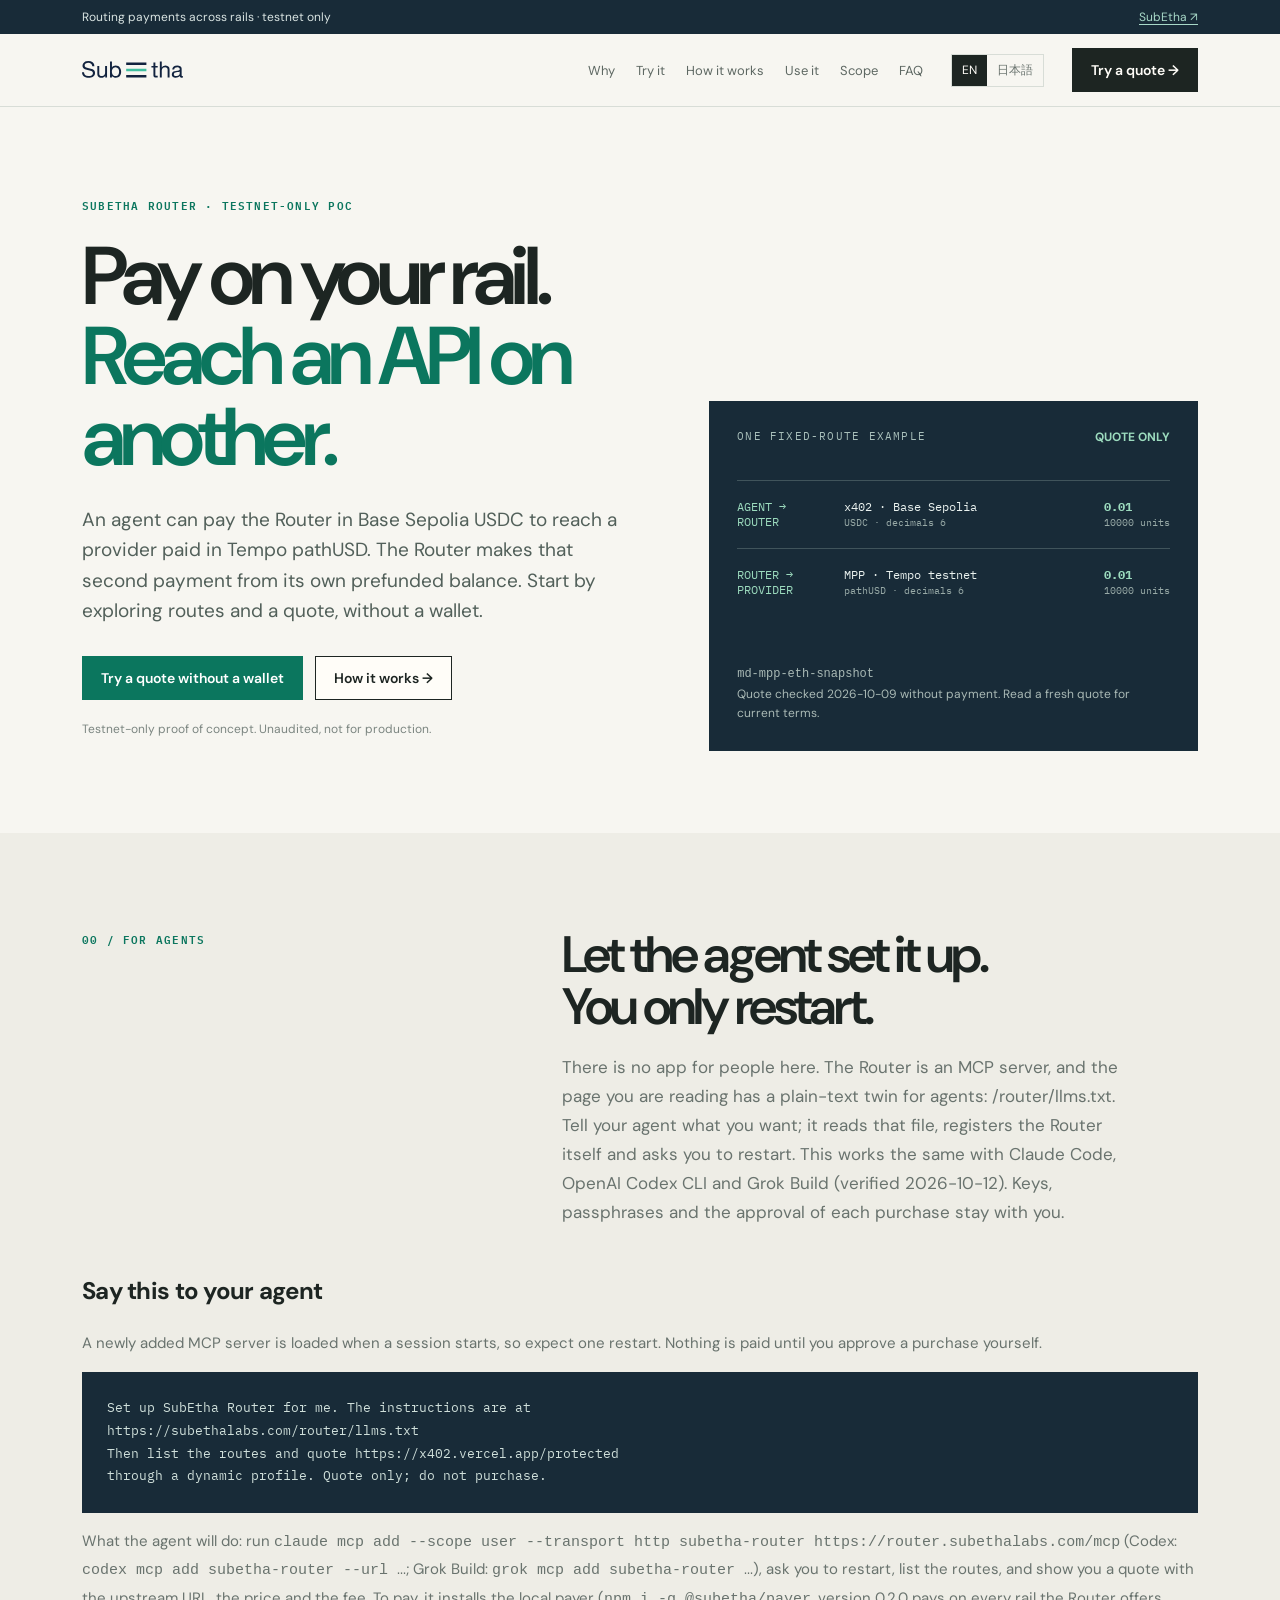
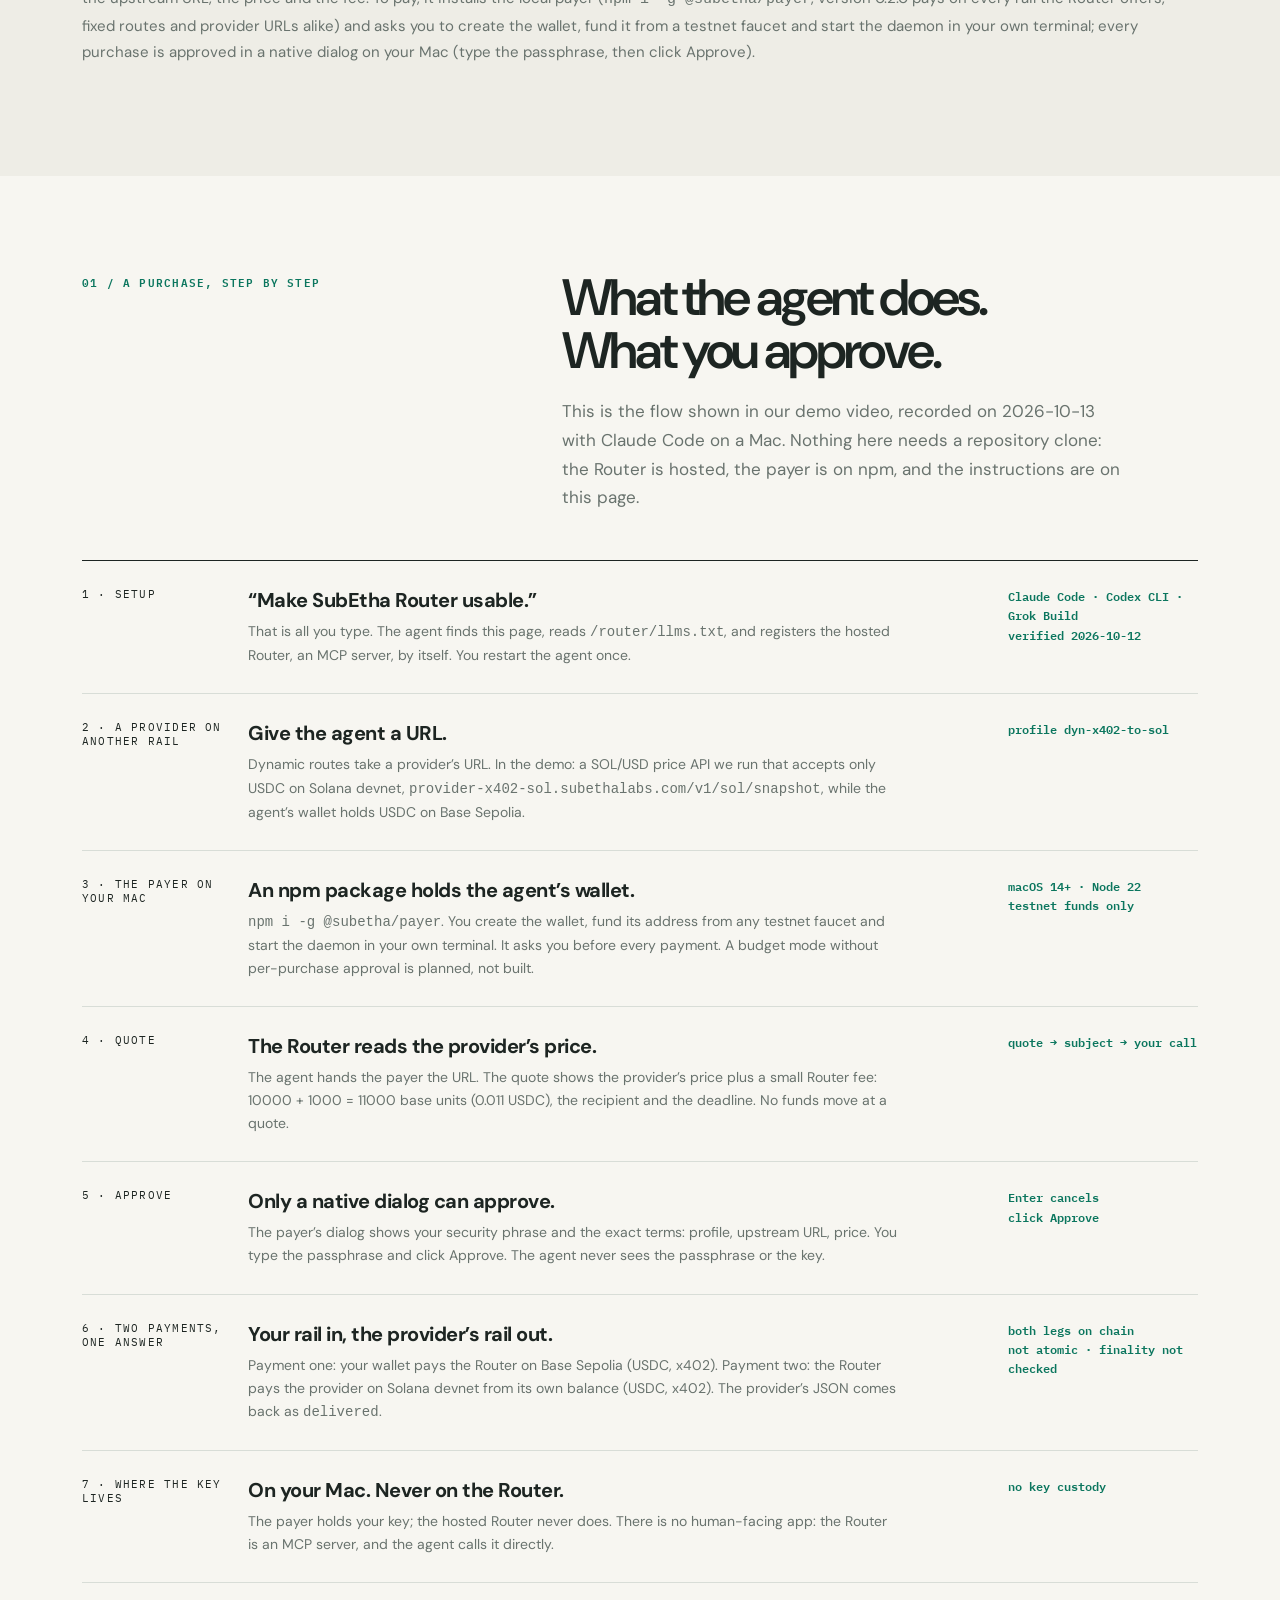
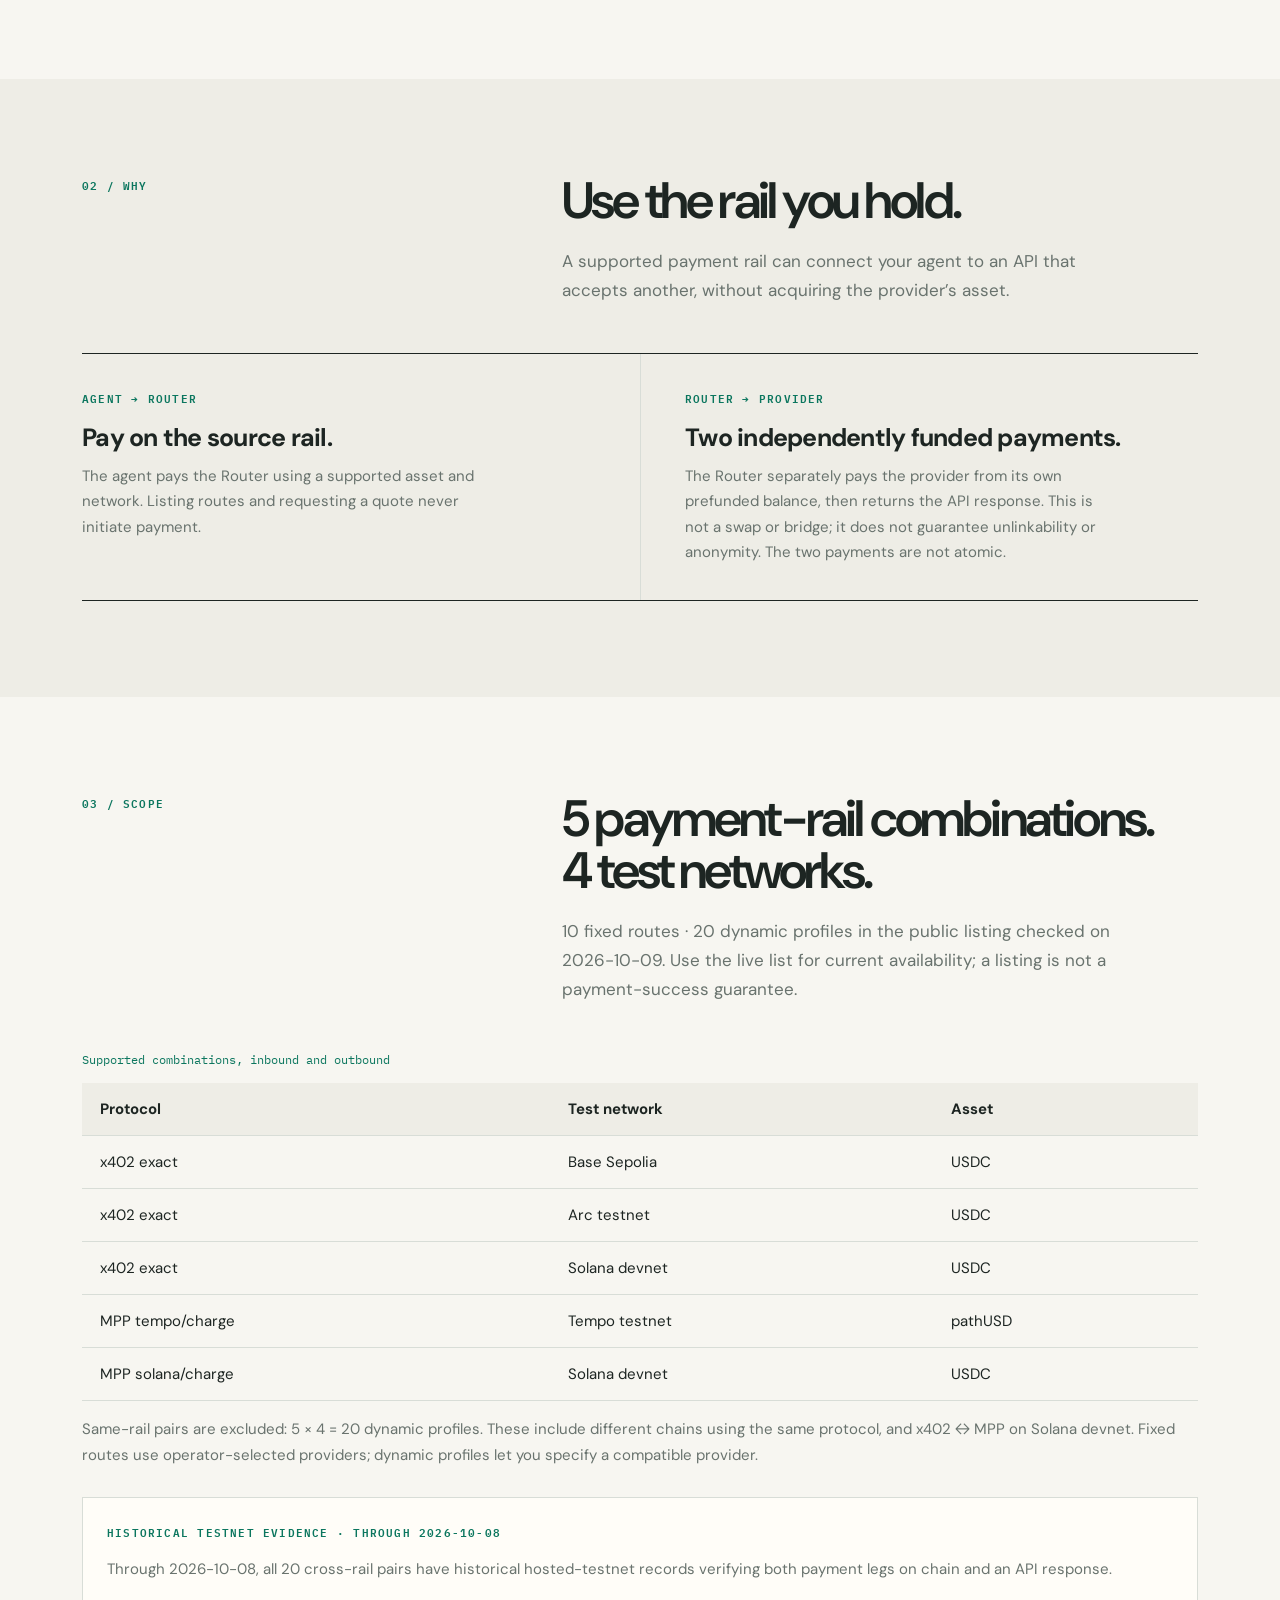
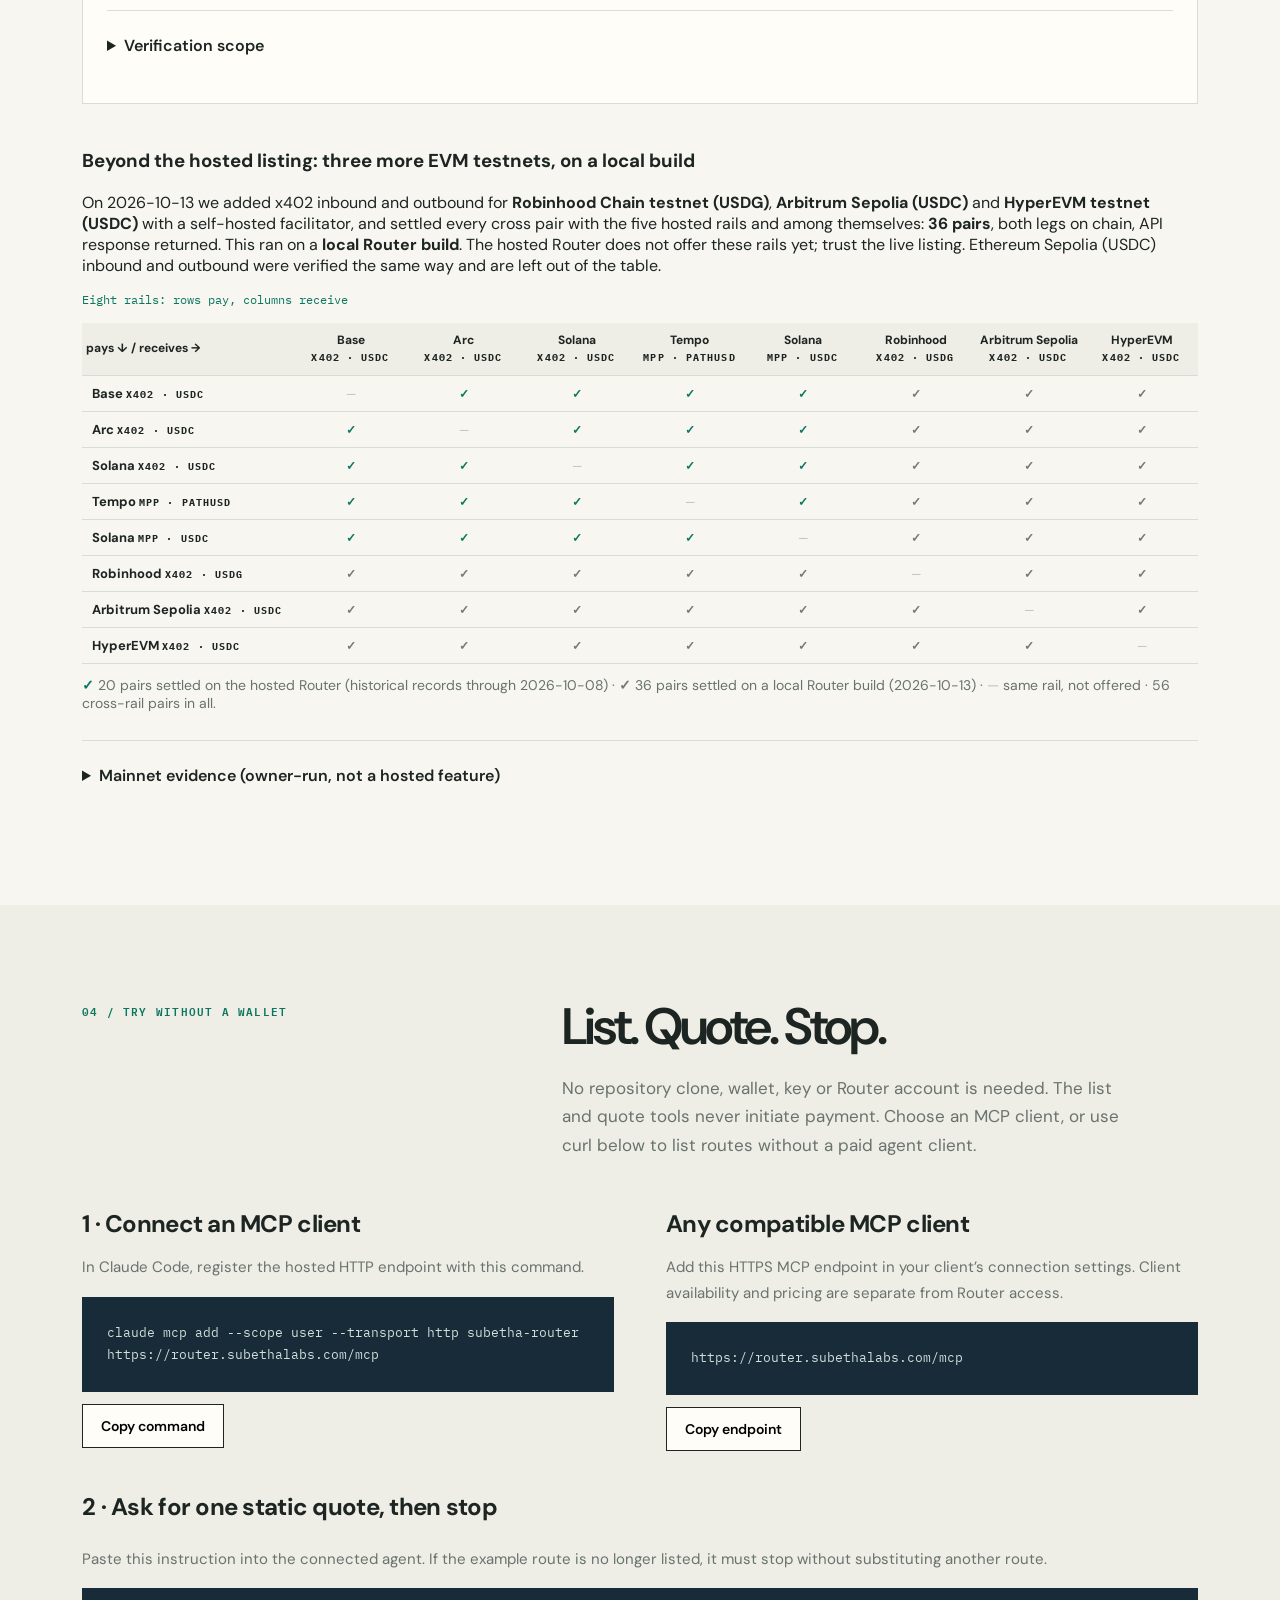
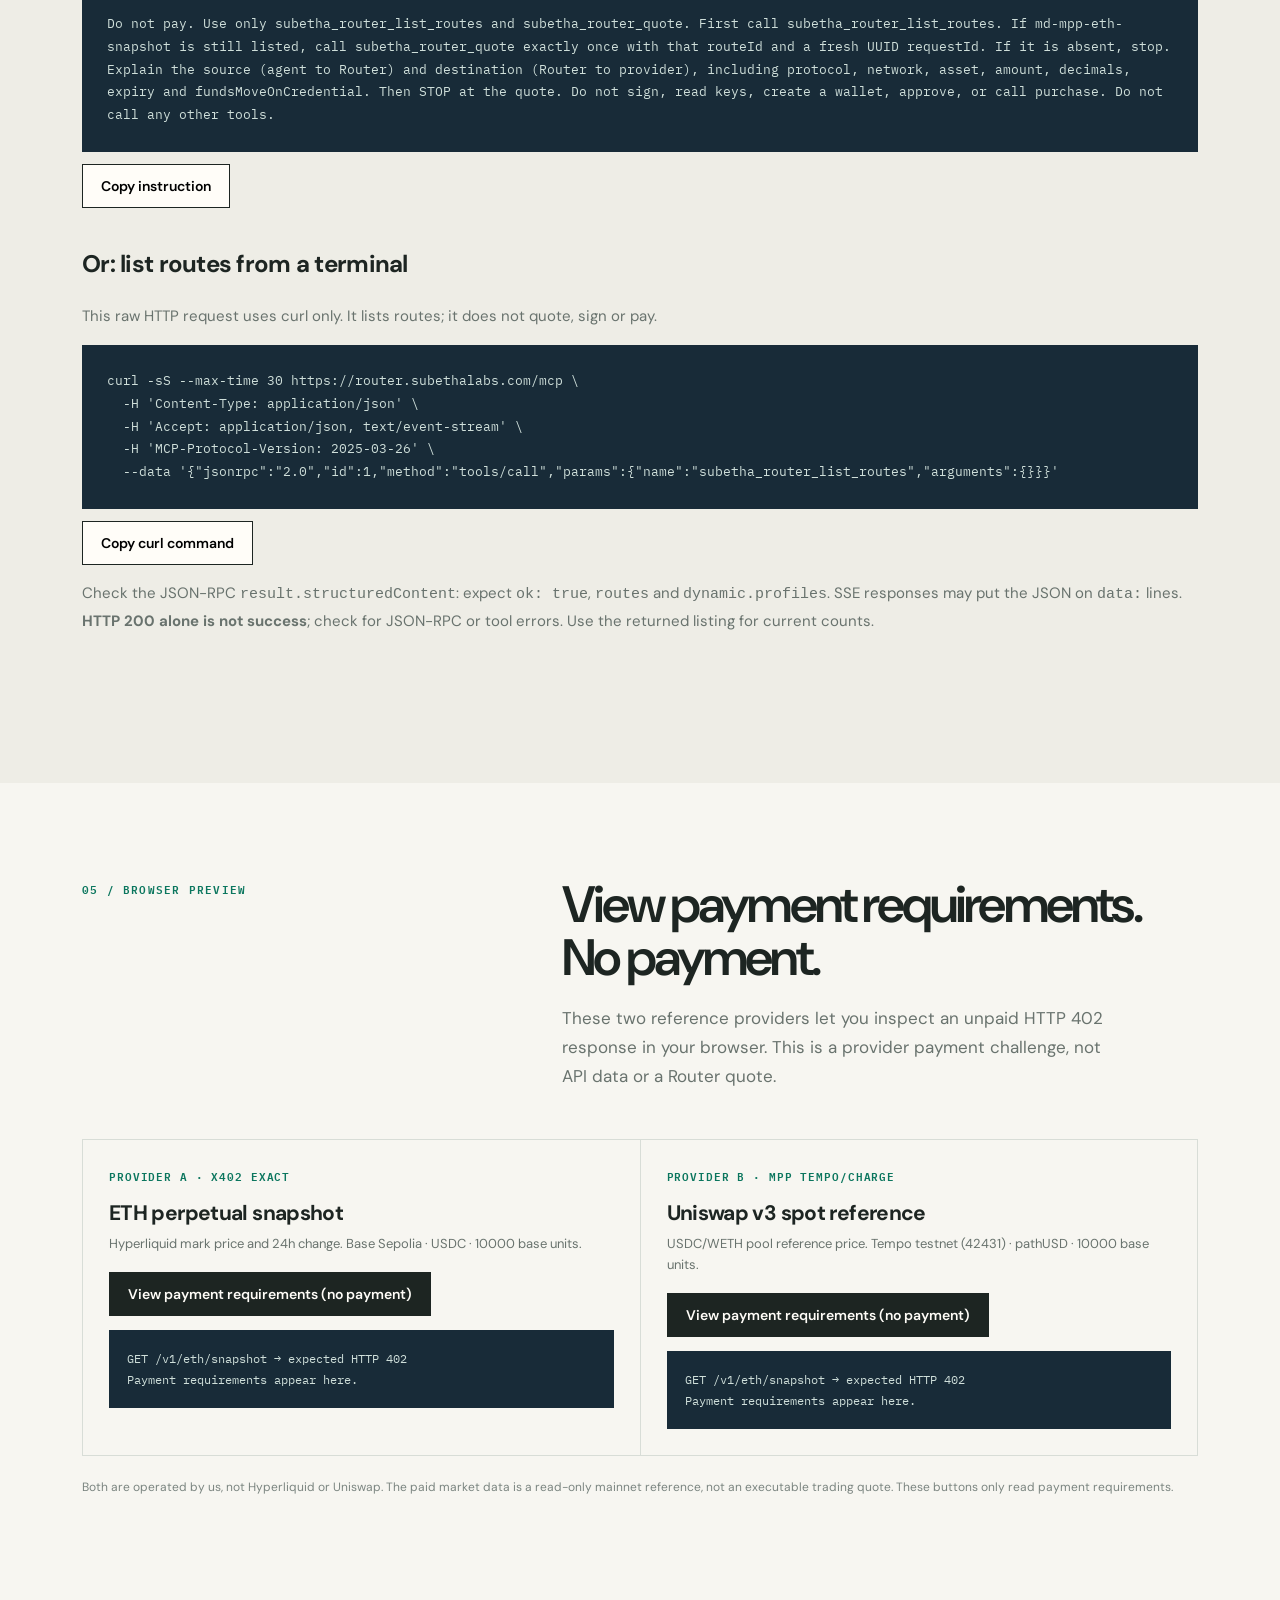
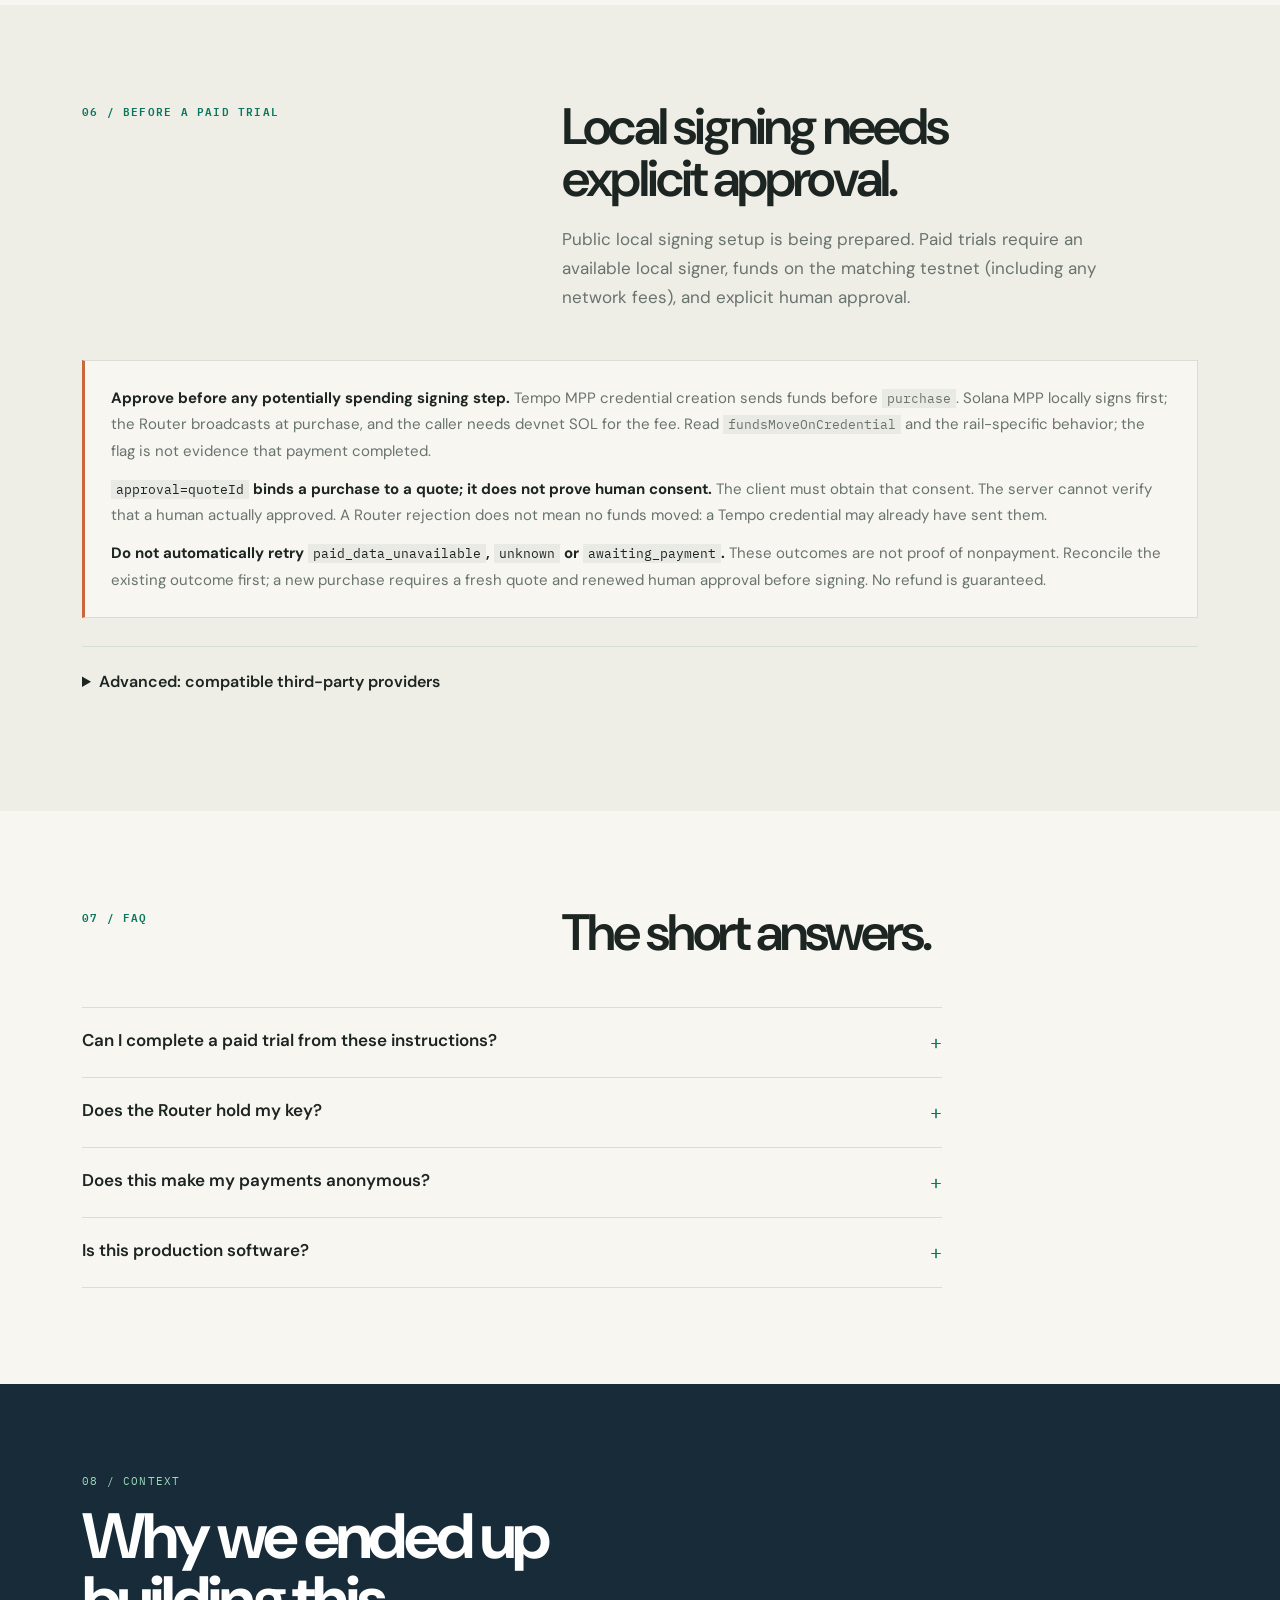
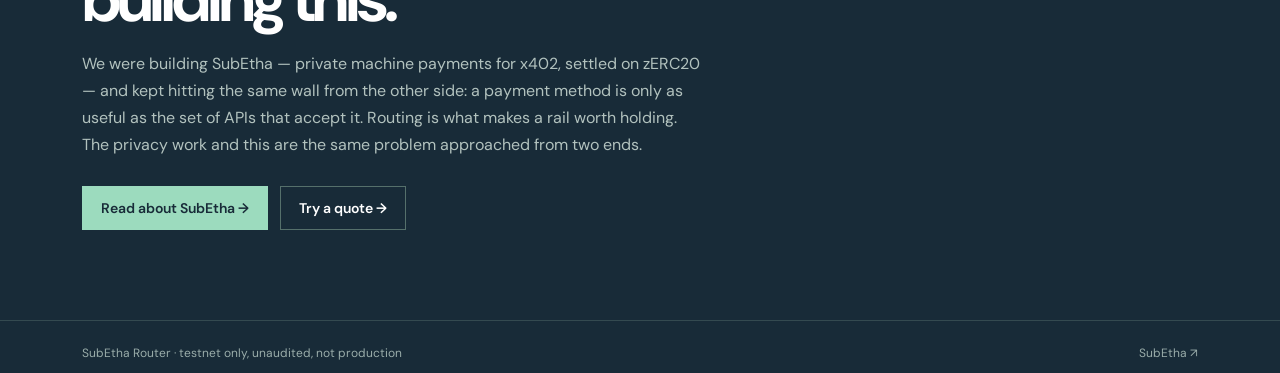
<file: router/index.html>
<!doctype html>
<html lang="en">
<head>
<meta charset="utf-8">
<meta name="viewport" content="width=device-width, initial-scale=1">
<title>SubEtha Router — Explore payment routes without a wallet</title>
<meta name="description" content="Explore 10 fixed routes and 20 dynamic profiles across 5 payment-rail combinations and 4 test networks. List routes and get a quote without a wallet. SubEtha Router is a testnet-only PoC, unaudited and not for production.">
<meta property="og:title" content="SubEtha Router — Explore payment routes without a wallet">
<meta property="og:description" content="An agent pays the Router; the Router separately pays the provider. Try wallet-free discovery and a quote. Testnet-only PoC; public local signing setup is being prepared.">
<meta property="og:url" content="https://subethalabs.com/router/">
<link rel="icon" href="../assets/brand/favicon.ico" sizes="any">
<link rel="icon" type="image/png" sizes="16x16" href="../assets/brand/subetha-glyph-favicon-16.png">
<link rel="apple-touch-icon" sizes="180x180" href="../assets/brand/apple-touch-icon.png">
<link rel="preconnect" href="https://fonts.googleapis.com">
<link rel="preconnect" href="https://fonts.gstatic.com" crossorigin>
<link href="https://fonts.googleapis.com/css2?family=DM+Sans:wght@400;500;600&family=IBM+Plex+Mono:wght@400;600&display=swap" rel="stylesheet">
<style>
:root{--paper:#f7f6f1;--paper-2:#eeede6;--ink:#1d2522;--muted:#69736e;--line:#d8ddd7;--green:#0b765e;--green-2:#dcece5;--navy:#182b38;--orange:#c9683d;--white:#fffdf8;--mono:'IBM Plex Mono',monospace;--sans:'DM Sans','IBM Plex Sans JP',sans-serif}*{box-sizing:border-box}html{scroll-behavior:smooth}body{margin:0;background:var(--paper);color:var(--ink);font-family:var(--sans);-webkit-font-smoothing:antialiased}a{color:inherit;text-decoration:none}button{font:inherit}img{max-width:100%;display:block}.wrap{max-width:1180px;margin:auto;padding-left:32px;padding-right:32px}.mono{font-family:var(--mono);font-size:11px;letter-spacing:.11em;text-transform:uppercase}.eyebrow{color:var(--green);font-weight:600}.muted{color:var(--muted)}.rule{border-top:1px solid var(--line)}.btn{display:inline-flex;align-items:center;justify-content:center;padding:12px 18px;border:1px solid var(--ink);font-weight:600;font-size:14px;transition:.2s ease}.btn:hover{transform:translateY(-2px)}.btn-dark{background:var(--ink);color:var(--white)}.btn-light{background:var(--white)}.btn-green{background:var(--green);border-color:var(--green);color:white}.focus:focus-visible,a:focus-visible,button:focus-visible{outline:2px solid var(--orange);outline-offset:4px}.topbar{background:var(--navy);color:#d9e4e2;font-size:12px}.topbar .wrap{min-height:34px;display:flex;align-items:center;justify-content:space-between;gap:16px}.topbar a{color:#a8d9c8;text-decoration:underline;text-underline-offset:3px}header{border-bottom:1px solid var(--line);background:rgba(247,246,241,.94);position:sticky;top:0;z-index:10}header .wrap{min-height:72px;display:flex;align-items:center;gap:28px}.brand{width:101px}.nav{display:flex;gap:21px;margin-left:auto;color:#5e6863;font-size:13px}.nav a:hover{color:var(--green)}.lang{display:flex;border:1px solid var(--line)}.lang button{border:0;background:transparent;padding:7px 10px;color:var(--muted);cursor:pointer;font-size:12px}.lang button[aria-pressed=true]{background:var(--ink);color:var(--white)}.hero{padding:88px 0 82px}.hero-grid{display:grid;grid-template-columns:1.06fr .94fr;gap:76px;align-items:end}.hero h1{font-size:clamp(46px,6.4vw,82px);line-height:.98;letter-spacing:-.065em;font-weight:600;margin:22px 0 28px;max-width:760px}.hero h1 em{color:var(--green);font-style:normal}.hero-lede{font-size:19px;line-height:1.6;max-width:610px;margin:0 0 30px;color:#52605a}.hero-actions{display:flex;gap:12px;flex-wrap:wrap}.hero-note{font-size:12px;line-height:1.55;color:#7b8580;margin-top:20px;max-width:570px}.ledger{background:var(--navy);color:#eaf2ef;padding:28px;min-height:350px;display:flex;flex-direction:column;justify-content:space-between}.ledger-head{display:flex;justify-content:space-between;color:#a9c0bb}.ledger-head strong{color:#9cdbbe;font-size:12px}.ledger-line{display:grid;grid-template-columns:92px 1fr auto;gap:15px;align-items:center;border-top:1px solid #40545b;padding:18px 0;font-family:var(--mono);font-size:12px}.ledger-line small{color:#98aaa7;line-height:1.5}.ledger-line .ok{color:#9cdbbe}.ledger-line .warn{color:#f0b08f}.ledger-foot{font-size:12px;line-height:1.6;color:#a9b9b5;padding-top:14px}.section{padding:96px 0}.section-head{display:grid;grid-template-columns:.8fr 1.2fr;gap:56px;margin-bottom:48px}.section h2{font-size:clamp(32px,4vw,53px);line-height:1.02;letter-spacing:-.055em;font-weight:600;margin:0;max-width:680px}.section-intro{font-size:17px;line-height:1.7;color:var(--muted);max-width:560px;margin:0}.band{background:var(--paper-2)}.manifesto{display:grid;grid-template-columns:1fr 1fr;gap:0;border-top:1px solid var(--ink);border-bottom:1px solid var(--ink)}.manifesto > div{padding:34px 0}.manifesto > div+div{border-left:1px solid var(--line);padding-left:44px}.manifesto h3{font-size:25px;letter-spacing:-.03em;margin:14px 0 10px}.manifesto p{font-size:15px;line-height:1.7;color:var(--muted);max-width:430px;margin:0}.flow{display:grid;grid-template-columns:repeat(5,1fr);border-top:1px solid var(--ink);border-bottom:1px solid var(--ink)}.flow article{padding:22px 20px 28px;min-height:205px}.flow article+article{border-left:1px solid var(--line)}.flow .num{font:600 12px var(--mono);color:var(--green)}.flow h3{font-size:18px;margin:42px 0 8px;letter-spacing:-.02em}.flow p{font-size:13px;line-height:1.6;color:var(--muted);margin:0}.accepted{color:var(--orange)}.split{display:grid;grid-template-columns:1fr 1fr;gap:52px;align-items:start;margin-top:55px}.split h3{font-size:24px;margin:0 0 16px;letter-spacing:-.03em}.split p,.split li{font-size:15px;line-height:1.7;color:var(--muted)}.split ul{padding-left:20px;margin:0}.codebox{background:var(--navy);color:#cfdfda;padding:25px;font:13px/1.9 var(--mono);overflow:auto}.codebox .accent{color:#9cdbbe}.timeline{border-top:1px solid var(--ink)}.timeline-row{display:grid;grid-template-columns:140px 1fr 190px;gap:26px;padding:26px 0;border-bottom:1px solid var(--line)}.timeline-row h3{font-size:20px;letter-spacing:-.025em;margin:0 0 7px}.timeline-row p{font-size:14px;line-height:1.65;color:var(--muted);margin:0;max-width:650px}.status{font:600 11px var(--mono);text-transform:uppercase;letter-spacing:.08em;color:var(--green);padding-top:4px}.status.roadmap{color:#9a633d}.history{display:grid;grid-template-columns:1.1fr .9fr;gap:60px;align-items:center}.history h2{font-size:clamp(32px,4vw,50px);line-height:1.02;letter-spacing:-.05em;margin:15px 0 18px}.history p{font-size:17px;line-height:1.7;color:var(--muted);max-width:560px}.receipt{border:1px solid var(--line);background:var(--white);padding:24px}.receipt-top{display:flex;justify-content:space-between;align-items:center;border-bottom:1px solid var(--line);padding-bottom:16px;margin-bottom:16px}.receipt table{width:100%;border-collapse:collapse;font:12px var(--mono)}.receipt td{padding:10px 0;border-bottom:1px solid #e7e9e3}.receipt td:last-child{text-align:right;color:var(--green)}.receipt-note{font-size:12px;line-height:1.6;color:var(--muted);margin:18px 0 0}.use-grid{display:grid;grid-template-columns:repeat(3,1fr);gap:1px;background:var(--line);border:1px solid var(--line)}.use-grid article{background:var(--paper);padding:26px;min-height:210px}.use-grid article:last-child{background:var(--navy);color:white}.use-grid h3{font-size:20px;margin:28px 0 10px;letter-spacing:-.03em}.use-grid p{font-size:14px;line-height:1.65;color:var(--muted);margin:0}.use-grid article:last-child p{color:#b3c4c0}.demo{display:grid;grid-template-columns:.8fr 1.2fr;gap:60px;align-items:center}.demo h2{font-size:clamp(34px,4vw,55px);line-height:1.02;letter-spacing:-.055em;margin:16px 0}.demo p{color:var(--muted);line-height:1.7;font-size:16px}.demo img{border:1px solid var(--line);box-shadow:18px 18px 0 #dfe4dc}.faq{max-width:860px}.faq details{border-top:1px solid var(--line);padding:21px 0}.faq details:last-child{border-bottom:1px solid var(--line)}.faq summary{cursor:pointer;display:flex;justify-content:space-between;gap:18px;font-size:17px;font-weight:600}.faq summary span{color:var(--green);font:20px var(--mono)}.faq p{color:var(--muted);font-size:15px;line-height:1.75;max-width:720px}.contact{background:var(--navy);color:white;padding:90px 0}.contact h2{font-size:clamp(38px,5vw,68px);line-height:.98;letter-spacing:-.06em;max-width:720px;margin:18px 0}.contact p{color:#b2c2be;max-width:620px;line-height:1.7}.contact .mono{color:#9cdbbe}.contact-actions{display:flex;gap:12px;flex-wrap:wrap;margin-top:28px}.contact .btn-dark{background:#9cdbbe;border-color:#9cdbbe;color:var(--navy)}.contact .btn-light{background:transparent;border-color:#55706b;color:white}footer{background:var(--navy);border-top:1px solid #344a50;color:#9aadaa;padding:24px 0;font-size:12px}footer .wrap{display:flex;justify-content:space-between;gap:20px;flex-wrap:wrap}.footer-links{display:flex;gap:18px}#ja{display:none}html.motion-ready [data-reveal]{opacity:0;transform:translateY(18px);transition:opacity .65s ease,transform .65s ease}html.motion-ready [data-reveal].visible{opacity:1;transform:none}@media(max-width:900px){.nav{display:none}.hero-grid,.section-head,.history,.demo{grid-template-columns:1fr;gap:35px}.hero{padding-top:60px}.flow{grid-template-columns:1fr 1fr}.flow article:nth-child(3){border-left:0;border-top:1px solid var(--line)}.flow article:nth-child(n+4){border-top:1px solid var(--line)}.timeline-row{grid-template-columns:100px 1fr}.timeline-row .status{grid-column:2}.use-grid{grid-template-columns:1fr 1fr}.manifesto{grid-template-columns:1fr}.manifesto>div+div{border-left:0;border-top:1px solid var(--line);padding-left:0}}@media(max-width:560px){.wrap{padding-left:20px;padding-right:20px}.topbar .wrap{font-size:10px}.hero h1{font-size:48px}.flow,.use-grid{grid-template-columns:1fr}.flow article+article{border-left:0;border-top:1px solid var(--line)}.section{padding:68px 0}.timeline-row{grid-template-columns:1fr;gap:8px}.timeline-row .status{grid-column:auto}.ledger{padding:20px}.ledger-line{grid-template-columns:72px 1fr;gap:9px}.ledger-line strong{grid-column:2}.hero-actions .btn{width:100%}}
@media(prefers-reduced-motion:reduce){html{scroll-behavior:auto}html.motion-ready [data-reveal]{opacity:1;transform:none;transition:none}.btn{transition:none}}
table.pairs{table-layout:fixed;width:100%;min-width:780px}table.pairs td,table.pairs th{text-align:center;white-space:nowrap;padding:9px 4px;font-size:12px;overflow:hidden;text-overflow:ellipsis}table.pairs th .mono{font-size:10px}table.pairs th[scope=row]{font-size:13px;padding-left:10px;text-align:left}table.pairs thead th:first-child{width:212px;text-align:left}table.pairs th[scope=col]{line-height:1.45}.pairs th[scope=row]{text-align:left}.pair-hosted{color:var(--green);font-weight:600}.pair-local{color:#6f7a74;font-weight:600}.pair-none{color:#b9bfb9}.pairs-legend{margin-top:12px;font-size:14px;color:var(--muted,#46514c)}.walk-aside{font:600 12px var(--mono);color:var(--green);line-height:1.6}
</style>
<style>
/* Router-only additions, in the same idiom as the main page. */
.rails{display:grid;grid-template-columns:1fr 1fr;gap:1px;background:var(--line);border:1px solid var(--line)}
.rails article{background:var(--paper);padding:26px;display:flex;flex-direction:column;min-width:0}
.rails h3{font-size:21px;margin:14px 0 6px;letter-spacing:-.03em}
.rails .meta{font-size:13px;line-height:1.65;color:var(--muted);margin:0 0 18px}
.probe{display:flex;gap:12px;align-items:center;flex-wrap:wrap;margin-bottom:14px}
.probe-note{font:11px var(--mono);letter-spacing:.06em;color:var(--muted)}
.caveat{border:1px solid var(--line);border-left:3px solid var(--orange);background:var(--paper);padding:24px 26px}
.caveat p{font-size:15px;line-height:1.75;color:var(--muted);margin:0 0 12px}
.caveat p:last-child{margin-bottom:0}
.caveat strong{color:var(--ink)}
.caveat code{font:13px var(--mono);background:rgba(0,0,0,.05);padding:1px 5px}
.out{background:var(--navy);color:#cfdfda;padding:18px;font:12px/1.75 var(--mono);overflow:auto;max-height:330px;white-space:pre-wrap;overflow-wrap:anywhere;margin:0;min-width:0}
.out .accent{color:#9cdbbe}
.live{font:600 11px var(--mono);letter-spacing:.08em;text-transform:uppercase;color:var(--green)}
.soon{font:600 11px var(--mono);letter-spacing:.08em;text-transform:uppercase;color:#9a633d}
.chain{display:grid;grid-template-columns:repeat(4,1fr);border-top:1px solid var(--ink);border-bottom:1px solid var(--ink)}
.chain article{padding:24px 20px 28px}
.chain article+article{border-left:1px solid var(--line)}
.chain h3{font-size:17px;margin:34px 0 8px;letter-spacing:-.02em}
.chain p{font-size:13px;line-height:1.6;color:var(--muted);margin:0}
@media(max-width:900px){.rails{grid-template-columns:1fr}.rails article+article{border-left:0;border-top:1px solid var(--line)}.split{grid-template-columns:1fr;gap:30px}}

/* Keep the brand and language labels intact at narrow widths. */
header .wrap>a:first-child,.lang,.lang button{flex-shrink:0}
.lang button{white-space:nowrap}
#ja .hero h1{font-size:clamp(36px,5.4vw,68px);line-height:1.15}
#ja .hero h1 span,#ja .hero h1 em{white-space:nowrap}
@media(max-width:900px){header .wrap{gap:16px}.lang{margin-left:auto}}
@media(max-width:560px){header .wrap>.btn{display:none}}

/* Readable, copyable wallet-free onboarding within the existing Router design. */
.hero-grid>*,.split>*{min-width:0}
section[id],#how,#how-ja{scroll-margin-top:100px}
.section-intro:not(:empty){margin-top:20px}
.ledger-foot code{overflow-wrap:anywhere}
.rail-table-wrap{overflow-x:auto}
.rail-table{width:100%;border-collapse:collapse;font-size:15px}
.rail-table caption{text-align:left;color:var(--green);font:12px var(--mono);padding-bottom:16px}
.rail-table th,.rail-table td{text-align:left;padding:16px 18px;border-bottom:1px solid var(--line)}
.rail-table thead{background:var(--paper-2)}
.scope-note,.evidence p,.instruction p,.advanced p{font-size:15px;line-height:1.75;color:var(--muted)}
.evidence{margin-top:28px}.evidence p{margin-bottom:0}
.onboarding{margin-top:0}.instruction{margin-top:40px}
.instruction h3{font-size:24px;letter-spacing:-.03em}
.copy-block .codebox{white-space:pre-wrap;overflow-wrap:anywhere;margin:16px 0 12px;line-height:1.75}
.codebox code{font:inherit}
.copy-button,.probe button{min-height:44px;cursor:pointer}
.copy-status{min-height:24px;font-size:14px;color:var(--green)}
.wide-note{max-width:none;margin-top:22px}
.advanced{margin-top:28px;border-top:1px solid var(--line);padding-top:24px}
.advanced summary{cursor:pointer;font-weight:600;min-height:44px}
@media(max-width:560px){.ledger-head{gap:12px;flex-wrap:wrap}.rail-table th,.rail-table td{padding:12px 8px;font-size:13px}.copy-block .codebox{padding:18px;font-size:12px}}
</style>
<link rel="stylesheet" href="../assets/mobile.css">
<script src="../assets/mobile-nav.js" defer></script>
</head><body>
<div id="en">
<div class="topbar"><div class="wrap"><span>Routing payments across rails · testnet only</span><a href="/">SubEtha ↗</a></div></div>
<header><div class="wrap"><a href="/" aria-label="SubEtha home"><img class="brand" src="../assets/brand/subetha-wordmark-color.svg" alt="SubEtha"></a><nav class="nav"><a href="#why">Why</a><a href="#try">Try it</a><a href="#how">How it works</a><a href="#use">Use it</a><a href="#status">Scope</a><a href="#faq">FAQ</a></nav><div class="lang" role="group" aria-label="Language / 言語"><button type="button" data-lang="en" aria-label="English" aria-pressed="true">EN</button><button type="button" data-lang="ja" aria-pressed="false" aria-label="日本語"><span class="lang-full">日本語</span><span class="lang-short" aria-hidden="true">JA</span></button></div><a class="btn btn-dark" href="#use">Try a quote →</a><details class="mobile-menu"><summary>Menu</summary><nav aria-label="Mobile navigation"><a href="#why">Why</a><a href="#try">Try it</a><a href="#how">How it works</a><a href="#use">Use it</a><a href="#status">Scope</a><a href="#faq">FAQ</a><a class="btn btn-dark" href="#use">Try a quote →</a></nav></details></div></header>
<main id="top">
<section class="hero"><div class="wrap hero-grid">
<div><div class="mono eyebrow">SubEtha Router · testnet-only PoC</div>
<h1>Pay on your rail.<br><em>Reach an API on another.</em></h1>
<p class="hero-lede">An agent can pay the Router in Base Sepolia USDC to reach a provider paid in Tempo pathUSD. The Router makes that second payment from its own prefunded balance. Start by exploring routes and a quote, without a wallet.</p>
<div class="hero-actions"><a class="btn btn-green" href="#use">Try a quote without a wallet</a><a class="btn btn-light" href="#how">How it works →</a></div>
<p class="hero-note">Testnet-only proof of concept. Unaudited, not for production.</p></div>
<div class="ledger" data-reveal><div class="ledger-head"><span class="mono">One fixed-route example</span><strong>QUOTE ONLY</strong></div>
<div><div class="ledger-line"><span class="ok">AGENT →<br>ROUTER</span><span>x402 · Base Sepolia<br><small>USDC · decimals 6</small></span><strong class="ok">0.01<br><small style="font-weight:400">10000 units</small></strong></div>
<div class="ledger-line"><span class="ok">ROUTER →<br>PROVIDER</span><span>MPP · Tempo testnet<br><small>pathUSD · decimals 6</small></span><strong class="ok">0.01<br><small style="font-weight:400">10000 units</small></strong></div></div>
<div class="ledger-foot"><code>md-mpp-eth-snapshot</code><br>Quote checked 2026-10-09 without payment. Read a fresh quote for current terms.</div></div>
</div></section><section id="agents" class="band section"><div class="wrap">
<div class="section-head"><div class="mono eyebrow">00 / For agents</div><div><h2>Let the agent set it up.<br>You only restart.</h2><p class="section-intro">There is no app for people here. The Router is an MCP server, and the page you are reading has a plain-text twin for agents: <a href="/router/llms.txt">/router/llms.txt</a>. Tell your agent what you want; it reads that file, registers the Router itself and asks you to restart. This works the same with Claude Code, OpenAI Codex CLI and Grok Build (verified 2026-10-12). Keys, passphrases and the approval of each purchase stay with you.</p></div></div>
<div class="instruction"><h3>Say this to your agent</h3><p>A newly added MCP server is loaded when a session starts, so expect one restart. Nothing is paid until you approve a purchase yourself.</p><div class="copy-block"><pre tabindex="0" class="codebox"><code>Set up SubEtha Router for me. The instructions are at
https://subethalabs.com/router/llms.txt
Then list the routes and quote https://x402.vercel.app/protected
through a dynamic profile. Quote only; do not purchase.</code></pre></div>
<p>What the agent will do: run <code>claude mcp add --scope user --transport http subetha-router https://router.subethalabs.com/mcp</code> (Codex: <code>codex mcp add subetha-router --url …</code>; Grok Build: <code>grok mcp add subetha-router …</code>), ask you to restart, list the routes, and show you a quote with the upstream URL, the price and the fee. To pay, it installs the local payer (<code>npm i -g @subetha/payer</code>, version 0.2.0 pays on every rail the Router offers, fixed routes and provider URLs alike) and asks you to create the wallet, fund it from a testnet faucet and start the daemon in your own terminal; every purchase is approved in a native dialog on your Mac (type the passphrase, then click Approve).</p></div>
</div></section><section id="walkthrough" class="section"><div class="wrap">
<div class="section-head"><div class="mono eyebrow">01 / A purchase, step by step</div><div><h2>What the agent does.<br>What you approve.</h2><p class="section-intro">This is the flow shown in our demo video, recorded on 2026-10-13 with Claude Code on a Mac. Nothing here needs a repository clone: the Router is hosted, the payer is on npm, and the instructions are on this page.</p></div></div>
<div class="timeline">
<div class="timeline-row"><div class="mono num">1 · Setup</div><div><h3>“Make SubEtha Router usable.”</h3><p>That is all you type. The agent finds this page, reads <code>/router/llms.txt</code>, and registers the hosted Router, an MCP server, by itself. You restart the agent once.</p></div><div class="walk-aside">Claude Code · Codex CLI · Grok Build<br>verified 2026-10-12</div></div>
<div class="timeline-row"><div class="mono num">2 · A provider on another rail</div><div><h3>Give the agent a URL.</h3><p>Dynamic routes take a provider’s URL. In the demo: a SOL/USD price API we run that accepts only USDC on Solana devnet, <code>provider-x402-sol.subethalabs.com/v1/sol/snapshot</code>, while the agent’s wallet holds USDC on Base Sepolia.</p></div><div class="walk-aside">profile dyn-x402-to-sol</div></div>
<div class="timeline-row"><div class="mono num">3 · The payer on your Mac</div><div><h3>An npm package holds the agent’s wallet.</h3><p><code>npm i -g @subetha/payer</code>. You create the wallet, fund its address from any testnet faucet and start the daemon in your own terminal. It asks you before every payment. A budget mode without per-purchase approval is planned, not built.</p></div><div class="walk-aside">macOS 14+ · Node 22<br>testnet funds only</div></div>
<div class="timeline-row"><div class="mono num">4 · Quote</div><div><h3>The Router reads the provider’s price.</h3><p>The agent hands the payer the URL. The quote shows the provider’s price plus a small Router fee: 10000 + 1000 = 11000 base units (0.011 USDC), the recipient and the deadline. No funds move at a quote.</p></div><div class="walk-aside">quote → subject → your call</div></div>
<div class="timeline-row"><div class="mono num">5 · Approve</div><div><h3>Only a native dialog can approve.</h3><p>The payer’s dialog shows your security phrase and the exact terms: profile, upstream URL, price. You type the passphrase and click Approve. The agent never sees the passphrase or the key.</p></div><div class="walk-aside">Enter cancels<br>click Approve</div></div>
<div class="timeline-row"><div class="mono num">6 · Two payments, one answer</div><div><h3>Your rail in, the provider’s rail out.</h3><p>Payment one: your wallet pays the Router on Base Sepolia (USDC, x402). Payment two: the Router pays the provider on Solana devnet from its own balance (USDC, x402). The provider’s JSON comes back as <code>delivered</code>.</p></div><div class="walk-aside">both legs on chain<br>not atomic · finality not checked</div></div>
<div class="timeline-row"><div class="mono num">7 · Where the key lives</div><div><h3>On your Mac. Never on the Router.</h3><p>The payer holds your key; the hosted Router never does. There is no human-facing app: the Router is an MCP server, and the agent calls it directly.</p></div><div class="walk-aside">no key custody</div></div>
</div>
</div></section><section id="why" class="band section"><div class="wrap">
<div class="section-head"><div class="mono eyebrow">02 / Why</div><div><h2>Use the rail you hold.</h2><p class="section-intro">A supported payment rail can connect your agent to an API that accepts another, without acquiring the provider’s asset.</p></div></div>
<div class="manifesto" id="how">
<div><div class="mono eyebrow">Agent → Router</div><h3>Pay on the source rail.</h3><p>The agent pays the Router using a supported asset and network. Listing routes and requesting a quote never initiate payment.</p></div>
<div><div class="mono eyebrow">Router → Provider</div><h3>Two independently funded payments.</h3><p>The Router separately pays the provider from its own prefunded balance, then returns the API response. This is not a swap or bridge; it does not guarantee unlinkability or anonymity. The two payments are not atomic.</p></div>
</div>
</div></section><section id="status" class="section"><div class="wrap">
<div class="section-head"><div class="mono eyebrow">03 / Scope</div><div><h2>5 payment-rail combinations.<br>4 test networks.</h2><p class="section-intro">10 fixed routes · 20 dynamic profiles in the public listing checked on 2026-10-09. Use the live list for current availability; a listing is not a payment-success guarantee.</p></div></div>
<div class="rail-table-wrap" tabindex="0" role="region" aria-label="Payment rails"><table class="rail-table"><caption>Supported combinations, inbound and outbound</caption><thead><tr><th scope="col">Protocol</th><th scope="col">Test network</th><th scope="col">Asset</th></tr></thead><tbody>
<tr><td>x402 exact</td><td>Base Sepolia</td><td>USDC</td></tr>
<tr><td>x402 exact</td><td>Arc testnet</td><td>USDC</td></tr>
<tr><td>x402 exact</td><td>Solana devnet</td><td>USDC</td></tr>
<tr><td>MPP tempo/charge</td><td>Tempo testnet</td><td>pathUSD</td></tr>
<tr><td>MPP solana/charge</td><td>Solana devnet</td><td>USDC</td></tr>
</tbody></table></div>
<p class="scope-note">Same-rail pairs are excluded: 5 × 4 = 20 dynamic profiles. These include different chains using the same protocol, and x402 ↔ MPP on Solana devnet. Fixed routes use operator-selected providers; dynamic profiles let you specify a compatible provider.</p>
<div class="receipt evidence"><div class="mono eyebrow">Historical testnet evidence · through 2026-10-08</div><p>Through 2026-10-08, all 20 cross-rail pairs have historical hosted-testnet records verifying both payment legs on chain and an API response.</p><details class="advanced" id="verification-scope"><summary>Verification scope</summary><p>Not every attempt succeeded: a paid attempt also ended without usable data. This is historical evidence, not a fresh sweep or a production guarantee. Independent finality checks in those records do not mean the Router automatically verifies finality; its <code>proof.onChainFinality</code> reports <code>not_checked</code>.</p></details></div>

<h3 style="margin-top:44px">Beyond the hosted listing: three more EVM testnets, on a local build</h3>
<p>On 2026-10-13 we added x402 inbound and outbound for <strong>Robinhood Chain testnet (USDG)</strong>, <strong>Arbitrum Sepolia (USDC)</strong> and <strong>HyperEVM testnet (USDC)</strong> with a self-hosted facilitator, and settled every cross pair with the five hosted rails and among themselves: <strong>36 pairs</strong>, both legs on chain, API response returned. This ran on a <strong>local Router build</strong>. The hosted Router does not offer these rails yet; trust the live listing. Ethereum Sepolia (USDC) inbound and outbound were verified the same way and are left out of the table.</p>
<div class="rail-table-wrap" tabindex="0" role="region" aria-label="Eight-rail pair matrix"><table class="rail-table pairs"><caption>Eight rails: rows pay, columns receive</caption><thead><tr><th scope="col">pays ↓ / receives →</th><th scope="col">Base<br><span class="mono">x402 · USDC</span></th><th scope="col">Arc<br><span class="mono">x402 · USDC</span></th><th scope="col">Solana<br><span class="mono">x402 · USDC</span></th><th scope="col">Tempo<br><span class="mono">MPP · pathUSD</span></th><th scope="col">Solana<br><span class="mono">MPP · USDC</span></th><th scope="col">Robinhood<br><span class="mono">x402 · USDG</span></th><th scope="col">Arbitrum Sepolia<br><span class="mono">x402 · USDC</span></th><th scope="col">HyperEVM<br><span class="mono">x402 · USDC</span></th></tr></thead><tbody>
<tr><th scope="row">Base <span class="mono">x402 · USDC</span></th><td><span class="pair-none" title="same rail">—</span></td><td><span class="pair-hosted" title="hosted Router">✓</span></td><td><span class="pair-hosted" title="hosted Router">✓</span></td><td><span class="pair-hosted" title="hosted Router">✓</span></td><td><span class="pair-hosted" title="hosted Router">✓</span></td><td><span class="pair-local" title="local Router build">✓</span></td><td><span class="pair-local" title="local Router build">✓</span></td><td><span class="pair-local" title="local Router build">✓</span></td></tr>
<tr><th scope="row">Arc <span class="mono">x402 · USDC</span></th><td><span class="pair-hosted" title="hosted Router">✓</span></td><td><span class="pair-none" title="same rail">—</span></td><td><span class="pair-hosted" title="hosted Router">✓</span></td><td><span class="pair-hosted" title="hosted Router">✓</span></td><td><span class="pair-hosted" title="hosted Router">✓</span></td><td><span class="pair-local" title="local Router build">✓</span></td><td><span class="pair-local" title="local Router build">✓</span></td><td><span class="pair-local" title="local Router build">✓</span></td></tr>
<tr><th scope="row">Solana <span class="mono">x402 · USDC</span></th><td><span class="pair-hosted" title="hosted Router">✓</span></td><td><span class="pair-hosted" title="hosted Router">✓</span></td><td><span class="pair-none" title="same rail">—</span></td><td><span class="pair-hosted" title="hosted Router">✓</span></td><td><span class="pair-hosted" title="hosted Router">✓</span></td><td><span class="pair-local" title="local Router build">✓</span></td><td><span class="pair-local" title="local Router build">✓</span></td><td><span class="pair-local" title="local Router build">✓</span></td></tr>
<tr><th scope="row">Tempo <span class="mono">MPP · pathUSD</span></th><td><span class="pair-hosted" title="hosted Router">✓</span></td><td><span class="pair-hosted" title="hosted Router">✓</span></td><td><span class="pair-hosted" title="hosted Router">✓</span></td><td><span class="pair-none" title="same rail">—</span></td><td><span class="pair-hosted" title="hosted Router">✓</span></td><td><span class="pair-local" title="local Router build">✓</span></td><td><span class="pair-local" title="local Router build">✓</span></td><td><span class="pair-local" title="local Router build">✓</span></td></tr>
<tr><th scope="row">Solana <span class="mono">MPP · USDC</span></th><td><span class="pair-hosted" title="hosted Router">✓</span></td><td><span class="pair-hosted" title="hosted Router">✓</span></td><td><span class="pair-hosted" title="hosted Router">✓</span></td><td><span class="pair-hosted" title="hosted Router">✓</span></td><td><span class="pair-none" title="same rail">—</span></td><td><span class="pair-local" title="local Router build">✓</span></td><td><span class="pair-local" title="local Router build">✓</span></td><td><span class="pair-local" title="local Router build">✓</span></td></tr>
<tr><th scope="row">Robinhood <span class="mono">x402 · USDG</span></th><td><span class="pair-local" title="local Router build">✓</span></td><td><span class="pair-local" title="local Router build">✓</span></td><td><span class="pair-local" title="local Router build">✓</span></td><td><span class="pair-local" title="local Router build">✓</span></td><td><span class="pair-local" title="local Router build">✓</span></td><td><span class="pair-none" title="same rail">—</span></td><td><span class="pair-local" title="local Router build">✓</span></td><td><span class="pair-local" title="local Router build">✓</span></td></tr>
<tr><th scope="row">Arbitrum Sepolia <span class="mono">x402 · USDC</span></th><td><span class="pair-local" title="local Router build">✓</span></td><td><span class="pair-local" title="local Router build">✓</span></td><td><span class="pair-local" title="local Router build">✓</span></td><td><span class="pair-local" title="local Router build">✓</span></td><td><span class="pair-local" title="local Router build">✓</span></td><td><span class="pair-local" title="local Router build">✓</span></td><td><span class="pair-none" title="same rail">—</span></td><td><span class="pair-local" title="local Router build">✓</span></td></tr>
<tr><th scope="row">HyperEVM <span class="mono">x402 · USDC</span></th><td><span class="pair-local" title="local Router build">✓</span></td><td><span class="pair-local" title="local Router build">✓</span></td><td><span class="pair-local" title="local Router build">✓</span></td><td><span class="pair-local" title="local Router build">✓</span></td><td><span class="pair-local" title="local Router build">✓</span></td><td><span class="pair-local" title="local Router build">✓</span></td><td><span class="pair-local" title="local Router build">✓</span></td><td><span class="pair-none" title="same rail">—</span></td></tr>
</tbody></table></div>
<p class="pairs-legend"><span class="pair-hosted">✓</span> 20 pairs settled on the hosted Router (historical records through 2026-10-08) · <span class="pair-local">✓</span> 36 pairs settled on a local Router build (2026-10-13) · <span class="pair-none">—</span> same rail, not offered · 56 cross-rail pairs in all.</p>
<details class="advanced" id="mainnet-evidence"><summary>Mainnet evidence (owner-run, not a hosted feature)</summary><p>Two bounded purchases were made on mainnet with a Router running on the owner’s machine: on 2026-10-10 a price API (Tempo MPP in, Base x402 out), and on 2026-10-13 a real search on Exa’s API, with a request body (Tempo mainnet MPP in, Base mainnet x402 out to <code>api.exa.ai/search</code>). Both legs are on chain. The hosted Router stays testnet-only.</p></details>
</div></section><section id="use" class="band section"><div class="wrap">
<div class="section-head"><div class="mono eyebrow">04 / Try without a wallet</div><div><h2>List. Quote. Stop.</h2><p class="section-intro">No repository clone, wallet, key or Router account is needed. The list and quote tools never initiate payment. Choose an MCP client, or use curl below to list routes without a paid agent client.</p></div></div>
<div class="split onboarding">
<div><h3>1 · Connect an MCP client</h3><p>In Claude Code, register the hosted HTTP endpoint with this command.</p><div class="copy-block"><pre tabindex="0" class="codebox" id="register"><code>claude mcp add --scope user --transport http subetha-router https://router.subethalabs.com/mcp</code></pre><button type="button" class="btn btn-light copy-button" data-copy-target="register" aria-controls="register" aria-describedby="copy-status">Copy command</button></div></div>
<div><h3>Any compatible MCP client</h3><p>Add this HTTPS MCP endpoint in your client’s connection settings. Client availability and pricing are separate from Router access.</p><div class="copy-block"><pre tabindex="0" class="codebox" id="endpoint"><code>https://router.subethalabs.com/mcp</code></pre><button type="button" class="btn btn-light copy-button" data-copy-target="endpoint" aria-controls="endpoint" aria-describedby="copy-status">Copy endpoint</button></div></div>
</div>
<div class="instruction"><h3>2 · Ask for one static quote, then stop</h3><p>Paste this instruction into the connected agent. If the example route is no longer listed, it must stop without substituting another route.</p><div class="copy-block"><pre tabindex="0" class="codebox" id="instruction"><code>Do not pay. Use only subetha_router_list_routes and subetha_router_quote. First call subetha_router_list_routes. If md-mpp-eth-snapshot is still listed, call subetha_router_quote exactly once with that routeId and a fresh UUID requestId. If it is absent, stop. Explain the source (agent to Router) and destination (Router to provider), including protocol, network, asset, amount, decimals, expiry and fundsMoveOnCredential. Then STOP at the quote. Do not sign, read keys, create a wallet, approve, or call purchase. Do not call any other tools.</code></pre><button type="button" class="btn btn-light copy-button" data-copy-target="instruction" aria-controls="instruction" aria-describedby="copy-status">Copy instruction</button></div></div>
<div class="instruction"><h3>Or: list routes from a terminal</h3><p>This raw HTTP request uses curl only. It lists routes; it does not quote, sign or pay.</p><div class="copy-block"><pre tabindex="0" class="codebox" id="curl"><code>curl -sS --max-time 30 https://router.subethalabs.com/mcp \
  -H &#x27;Content-Type: application/json&#x27; \
  -H &#x27;Accept: application/json, text/event-stream&#x27; \
  -H &#x27;MCP-Protocol-Version: 2025-03-26&#x27; \
  --data &#x27;{&quot;jsonrpc&quot;:&quot;2.0&quot;,&quot;id&quot;:1,&quot;method&quot;:&quot;tools/call&quot;,&quot;params&quot;:{&quot;name&quot;:&quot;subetha_router_list_routes&quot;,&quot;arguments&quot;:{}}}&#x27;</code></pre><button type="button" class="btn btn-light copy-button" data-copy-target="curl" aria-controls="curl" aria-describedby="copy-status">Copy curl command</button></div>
<p>Check the JSON-RPC <code>result.structuredContent</code>: expect <code>ok: true</code>, <code>routes</code> and <code>dynamic.profiles</code>. SSE responses may put the JSON on <code>data:</code> lines. <strong>HTTP 200 alone is not success</strong>; check for JSON-RPC or tool errors. Use the returned listing for current counts.</p></div>
<p class="copy-status" id="copy-status" role="status" aria-live="polite" aria-atomic="true"></p>
</div></section><section id="try" class="section"><div class="wrap">
<div class="section-head"><div class="mono eyebrow">05 / Browser preview</div><div><h2>View payment requirements.<br>No payment.</h2><p class="section-intro">These two reference providers let you inspect an unpaid HTTP 402 response in your browser. This is a provider payment challenge, not API data or a Router quote.</p></div></div>
<div class="rails">
<article data-reveal><div class="mono live">Provider A · x402 exact</div><h3>ETH perpetual snapshot</h3><p class="meta">Hyperliquid mark price and 24h change. Base Sepolia · USDC · 10000 base units.</p>
<div class="probe"><button type="button" class="btn btn-dark" data-probe="x402" aria-controls="probe-x402">View payment requirements (no payment)</button></div>
<pre tabindex="0" class="out" id="probe-x402" data-probe-out="x402" aria-live="polite">GET /v1/eth/snapshot → expected HTTP 402
Payment requirements appear here.</pre></article>
<article data-reveal><div class="mono live">Provider B · MPP tempo/charge</div><h3>Uniswap v3 spot reference</h3><p class="meta">USDC/WETH pool reference price. Tempo testnet (42431) · pathUSD · 10000 base units.</p>
<div class="probe"><button type="button" class="btn btn-dark" data-probe="mpp" aria-controls="probe-mpp">View payment requirements (no payment)</button></div>
<pre tabindex="0" class="out" id="probe-mpp" data-probe-out="mpp" aria-live="polite">GET /v1/eth/snapshot → expected HTTP 402
Payment requirements appear here.</pre></article>
</div>
<p class="hero-note wide-note">Both are operated by us, not Hyperliquid or Uniswap. The paid market data is a read-only mainnet reference, not an executable trading quote. These buttons only read payment requirements.</p>
</div></section><section id="payments" class="band section"><div class="wrap">
<div class="section-head"><div class="mono eyebrow">06 / Before a paid trial</div><div><h2>Local signing needs<br>explicit approval.</h2><p class="section-intro">Public local signing setup is being prepared. Paid trials require an available local signer, funds on the matching testnet (including any network fees), and explicit human approval.</p></div></div>
<div class="caveat">
<p><strong>Approve before any potentially spending signing step.</strong> Tempo MPP credential creation sends funds before <code>purchase</code>. Solana MPP locally signs first; the Router broadcasts at purchase, and the caller needs devnet SOL for the fee. Read <code>fundsMoveOnCredential</code> and the rail-specific behavior; the flag is not evidence that payment completed.</p>
<p><strong><code>approval=quoteId</code> binds a purchase to a quote; it does not prove human consent.</strong> The client must obtain that consent. The server cannot verify that a human actually approved. A Router rejection does not mean no funds moved: a Tempo credential may already have sent them.</p>
<p><strong>Do not automatically retry <code>paid_data_unavailable</code>, <code>unknown</code> or <code>awaiting_payment</code>.</strong> These outcomes are not proof of nonpayment. Reconcile the existing outcome first; a new purchase requires a fresh quote and renewed human approval before signing. No refund is guaranteed.</p>
</div>
<details class="advanced"><summary>Advanced: compatible third-party providers</summary><p>Dynamic profiles accept conditional provider URLs, not arbitrary APIs: public HTTPS, a supported protocol, network and asset, and matching price and challenge constraints. Redirects are not supported. The quote includes the provider price plus the Router fee. Providers are unverified; only a GET response containing an <code>application/json</code> object up to 256 KiB is supported. Payment can succeed without usable data, and there is no refund guarantee.</p></details>
</div></section><section id="faq" class="section"><div class="wrap">
<div class="section-head"><div class="mono eyebrow">07 / FAQ</div><div><h2>The short answers.</h2><p class="section-intro"></p></div></div>
<div class="faq"><details><summary>Can I complete a paid trial from these instructions?<span>+</span></summary><p>These instructions end at discovery and a static quote. Public local signing setup is still being prepared; connecting an MCP client alone does not provide a signer or testnet funds.</p></details>
<details><summary>Does the Router hold my key?<span>+</span></summary><p>No caller private key is given to the Router. The caller signs locally and supplies a signed payment credential, which can authorize inbound settlement. The Router uses its own key and prefunded balance for the separate outbound payment.</p></details>
<details><summary>Does this make my payments anonymous?<span>+</span></summary><p>No. Separate funding does not guarantee unlinkability or anonymity. This routing PoC makes no privacy or atomic-settlement guarantee.</p></details>
<details><summary>Is this production software?<span>+</span></summary><p>No. It is an unaudited, testnet-only proof of concept. Historical settlement and data-delivery records do not guarantee current availability or future purchase results.</p></details></div>
</div></section>

<section class="contact"><div class="wrap"><div class="mono">08 / Context</div>
<h2>Why we ended up<br>building this.</h2>
<p>We were building SubEtha — private machine payments for x402, settled on zERC20 — and kept hitting the same wall from the other side: a payment method is only as useful as the set of APIs that accept it. Routing is what makes a rail worth holding. The privacy work and this are the same problem approached from two ends.</p>
<div class="contact-actions"><a class="btn btn-dark" href="/">Read about SubEtha →</a><a class="btn btn-light" href="#use">Try a quote →</a></div></div></section>
</main>
<footer><div class="wrap"><span>SubEtha Router · testnet only, unaudited, not production</span><a href="/">SubEtha ↗</a></div></footer>
</div><div id="ja" lang="ja">
<div class="topbar"><div class="wrap"><span>決済レールをまたぐルーティング · testnet 限定</span><a href="/">SubEtha ↗</a></div></div>
<header><div class="wrap"><a href="/" aria-label="SubEtha home"><img class="brand" src="../assets/brand/subetha-wordmark-color.svg" alt="SubEtha"></a><nav class="nav"><a href="#why-ja">背景</a><a href="#try-ja">試す</a><a href="#how-ja">仕組み</a><a href="#use-ja">使う</a><a href="#status-ja">現在地</a><a href="#faq-ja">FAQ</a></nav><div class="lang" role="group" aria-label="Language / 言語"><button type="button" data-lang="en" aria-label="English" aria-pressed="false">EN</button><button type="button" data-lang="ja" aria-pressed="true" aria-label="日本語"><span class="lang-full">日本語</span><span class="lang-short" aria-hidden="true">JA</span></button></div><a class="btn btn-dark" href="#use-ja">見積を試す →</a><details class="mobile-menu"><summary>メニュー</summary><nav aria-label="モバイルナビゲーション"><a href="#why-ja">背景</a><a href="#try-ja">試す</a><a href="#how-ja">仕組み</a><a href="#use-ja">使う</a><a href="#status-ja">現在地</a><a href="#faq-ja">FAQ</a><a class="btn btn-dark" href="#use-ja">見積を試す →</a></nav></details></div></header>
<main id="top-ja">
<section class="hero"><div class="wrap hero-grid">
<div><div class="mono eyebrow">SubEtha Router · テストネット限定 PoC</div>
<h1><span>使える決済で、</span><br><em>使いたいAPIへ。</em></h1>
<p class="hero-lede">エージェントは Base Sepolia の USDC で Router に払い、Tempo の pathUSD を受け取るプロバイダに到達できます。Router は自身の事前資金で、その2つ目の支払いを行います。まずはウォレットなしで、ルートと見積を確認できます。</p>
<div class="hero-actions"><a class="btn btn-green" href="#use-ja">ウォレットなしで見積を試す</a><a class="btn btn-light" href="#how-ja">仕組みを見る →</a></div>
<p class="hero-note">テストネット限定の概念実証（PoC）です。未監査・本番用途には使えません。</p></div>
<div class="ledger" data-reveal><div class="ledger-head"><span class="mono">固定ルートの1例</span><strong>見積のみ</strong></div>
<div><div class="ledger-line"><span class="ok">AGENT →<br>ROUTER</span><span>x402 · Base Sepolia<br><small>USDC · decimals 6</small></span><strong class="ok">0.01<br><small style="font-weight:400">10000 units</small></strong></div>
<div class="ledger-line"><span class="ok">ROUTER →<br>PROVIDER</span><span>MPP · Tempo testnet<br><small>pathUSD · decimals 6</small></span><strong class="ok">0.01<br><small style="font-weight:400">10000 units</small></strong></div></div>
<div class="ledger-foot"><code>md-mpp-eth-snapshot</code><br>2026-10-09 に支払いなしで見積を確認。現在の条件は新しい見積で確認してください。</div></div>
</div></section><section id="agents-ja" class="band section"><div class="wrap">
<div class="section-head"><div class="mono eyebrow">00 / エージェント向け</div><div><h2>設定はエージェントに。<br>あなたは再起動するだけ。</h2><p class="section-intro">ここに人間向けのアプリはありません。Router は MCP サーバで、このページにはエージェント向けのテキスト版 <a href="/router/llms.txt">/router/llms.txt</a> があります。エージェントにやりたいことを伝えれば、エージェントがそれを読んで自分で Router を登録し、再起動を頼んできます。Claude Code、OpenAI Codex CLI、Grok Build のどれでも同じです（2026-10-12 に確認）。鍵、パスフレーズ、各購入の承認はあなたの手元に残ります。</p></div></div>
<div class="instruction"><h3>エージェントにこう伝える</h3><p>追加した MCP サーバはセッション開始時に読み込まれるため、再起動が 1 回入ります。あなたが購入を承認するまで、何も支払われません。</p><div class="copy-block"><pre tabindex="0" class="codebox"><code>Set up SubEtha Router for me. The instructions are at
https://subethalabs.com/router/llms.txt
Then list the routes and quote https://x402.vercel.app/protected
through a dynamic profile. Quote only; do not purchase.</code></pre></div>
<p>エージェントがすること: <code>claude mcp add --scope user --transport http subetha-router https://router.subethalabs.com/mcp</code>（Codex は <code>codex mcp add subetha-router --url …</code>、Grok Build は <code>grok mcp add subetha-router …</code>）を実行し、再起動を頼み、ルートを一覧し、上流 URL・価格・手数料つきの見積を見せます。支払うときはローカルの payer（<code>npm i -g @subetha/payer</code>。0.2.0 は Router の全レール、固定ルートも URL 指定も払えます）を入れ、ウォレットの作成、testnet の faucet からの入金、デーモンの起動はあなた自身の端末で行うよう頼みます。各購入は Mac のネイティブダイアログで承認します（パスフレーズを入力して Approve をクリック）。</p></div>
</div></section><section id="walkthrough-ja" class="section"><div class="wrap">
<div class="section-head"><div class="mono eyebrow">01 / 購入の手順</div><div><h2>エージェントが行うこと。<br>あなたが承認すること。</h2><p class="section-intro">デモ動画と同じ流れです（2026-10-13、Mac 上の Claude Code で収録）。リポジトリの clone は要りません。Router はホスト済み、payer は npm にあり、手順はこのページにあります。</p></div></div>
<div class="timeline">
<div class="timeline-row"><div class="mono num">1 · 準備</div><div><h3>「SubEtha Router を使えるようにして」</h3><p>入力するのはこれだけです。エージェントはこのページを見つけ、<code>/router/llms.txt</code> を読み、MCP サーバであるホスト済み Router を自分で登録します。あなたはエージェントを 1 回再起動します。</p></div><div class="walk-aside">Claude Code · Codex CLI · Grok Build<br>2026-10-12 に確認</div></div>
<div class="timeline-row"><div class="mono num">2 · 別レールのプロバイダ</div><div><h3>URL を渡す。</h3><p>動的ルートはプロバイダの URL を受け取ります。デモでは、Solana devnet の USDC しか受け付けない当方運用の SOL/USD 価格 API（<code>provider-x402-sol.subethalabs.com/v1/sol/snapshot</code>）を、Base Sepolia の USDC を持つウォレットから買いました。</p></div><div class="walk-aside">profile dyn-x402-to-sol</div></div>
<div class="timeline-row"><div class="mono num">3 · Mac 上の payer</div><div><h3>npm パッケージがエージェントのウォレットを持つ。</h3><p><code>npm i -g @subetha/payer</code>。ウォレットを作り、そのアドレスにテストネットの faucet から入金し、自分のターミナルで daemon を起動します。payer は支払いのたびにあなたに確認します。1 件ごとの承認なしで予算内で買えるモードは予定であり、まだありません。</p></div><div class="walk-aside">macOS 14+ · Node 22<br>テストネット資金のみ</div></div>
<div class="timeline-row"><div class="mono num">4 · 見積</div><div><h3>Router がプロバイダの価格を読む。</h3><p>エージェントが payer に URL を渡すと、見積にはプロバイダの価格と Router の少額の手数料が出ます。10000 + 1000 = 11000 base units（0.011 USDC）、受取先、期限。見積では資金は動きません。</p></div><div class="walk-aside">見積 → 内容 → あなたの判断</div></div>
<div class="timeline-row"><div class="mono num">5 · 承認</div><div><h3>承認できるのはネイティブのダイアログだけ。</h3><p>payer のダイアログに、あなたのセキュリティフレーズと、プロファイル・上流 URL・価格といった正確な条件が出ます。パスフレーズを入力して Approve を押します。エージェントはパスフレーズも鍵も見ません。</p></div><div class="walk-aside">Enter はキャンセル<br>Approve をクリック</div></div>
<div class="timeline-row"><div class="mono num">6 · 2 つの支払いと 1 つの応答</div><div><h3>あなたのレールで入り、プロバイダのレールで出る。</h3><p>支払い 1: あなたのウォレットが Base Sepolia で Router に払います（USDC、x402）。支払い 2: Router が自身の残高から Solana devnet でプロバイダに払います（USDC、x402）。プロバイダの JSON が <code>delivered</code> として返ります。</p></div><div class="walk-aside">両レグともオンチェーン<br>アトミックではなく、finality は未確認</div></div>
<div class="timeline-row"><div class="mono num">7 · 鍵の居場所</div><div><h3>あなたの Mac の上。Router には決して無い。</h3><p>鍵を持つのは payer で、ホスト済み Router は決して持ちません。人間向けのアプリはなく、Router は MCP サーバで、エージェントが直接呼びます。</p></div><div class="walk-aside">鍵の預かりなし</div></div>
</div>
</div></section><section id="why-ja" class="band section"><div class="wrap">
<div class="section-head"><div class="mono eyebrow">02 / 背景</div><div><h2>手持ちのレールを使う。</h2><p class="section-intro">対応する決済レールがあれば、プロバイダの資産を手に入れずに、別のレールを受け付けるAPIへエージェントが到達できます。</p></div></div>
<div class="manifesto" id="how-ja">
<div><div class="mono eyebrow">エージェント → Router</div><h3>受信側のレールで支払う。</h3><p>エージェントは対応する資産・ネットワークで Router に支払います。ルート一覧と見積の取得は、支払いを開始しません。</p></div>
<div><div class="mono eyebrow">Router → プロバイダ</div><h3>別々の資金による、2つの支払い。</h3><p>Router は自身の事前資金から別途プロバイダに支払い、APIの応答を返します。スワップでもブリッジでもなく、支払い同士を関連付けられないことや匿名性を保証しません。2つの支払いはアトミックではありません。</p></div>
</div>
</div></section><section id="status-ja" class="section"><div class="wrap">
<div class="section-head"><div class="mono eyebrow">03 / 対応範囲</div><div><h2>5つの決済レールの組み合わせ。<br>4つのテストネット。</h2><p class="section-intro">2026-10-09 に確認した公開一覧は、10の固定ルート・20の動的プロファイル。現在の可用性は最新の一覧で確認してください。一覧への掲載は決済成功の保証ではありません。</p></div></div>
<div class="rail-table-wrap" tabindex="0" role="region" aria-label="決済レール"><table class="rail-table"><caption>受信・送信の両方で対応する組み合わせ</caption><thead><tr><th scope="col">プロトコル</th><th scope="col">テストネット</th><th scope="col">資産</th></tr></thead><tbody>
<tr><td>x402 exact</td><td>Base Sepolia</td><td>USDC</td></tr>
<tr><td>x402 exact</td><td>Arc testnet</td><td>USDC</td></tr>
<tr><td>x402 exact</td><td>Solana devnet</td><td>USDC</td></tr>
<tr><td>MPP tempo/charge</td><td>Tempo testnet</td><td>pathUSD</td></tr>
<tr><td>MPP solana/charge</td><td>Solana devnet</td><td>USDC</td></tr>
</tbody></table></div>
<p class="scope-note">同一レール同士は対象外のため、5 × 4 = 20の動的プロファイルです。同じプロトコルで異なるチェーンを使う組み合わせや、Solana devnet 上の x402 ↔ MPP も含みます。固定ルートは運営側が選んだプロバイダを使い、動的プロファイルでは条件に合うプロバイダを指定できます。</p>
<div class="receipt evidence"><div class="mono eyebrow">過去のテストネット検証 · 2026-10-08 まで</div><p>2026-10-08 までに、全20組について、ホスト版で両方の支払いのオンチェーン成立とAPI応答を確認した記録があります。</p><details class="advanced" id="verification-scope-ja"><summary>検証の範囲</summary><p>すべての試行が成功したわけではなく、支払ったのに利用可能なデータが得られなかった試行もあります。今回全組を再検証した結果でも、本番運用の保証でもありません。記録上の独立した finality 照合は、Router による自動検証を意味しません。Router の <code>proof.onChainFinality</code> は <code>not_checked</code> を返します。</p></details></div>

<h3 style="margin-top:44px">公開一覧の外側: ローカルビルドで検証した 3 つの EVM テストネット</h3>
<p>2026-10-13 に、<strong>Robinhood Chain testnet（USDG）</strong>・<strong>Arbitrum Sepolia（USDC）</strong>・<strong>HyperEVM testnet（USDC）</strong>の x402 受信・送信を自前の facilitator で追加し、ホスト済みの 5 レールとの掛け合わせと新チェーン同士のすべて、<strong>36 組</strong>を決済しました（両レグともオンチェーン、API 応答あり）。これは<strong>ローカルの Router ビルド</strong>で行ったものです。ホスト済み Router はこれらのレールをまだ提供していません。実際の一覧を正とみなしてください。Ethereum Sepolia（USDC）の受信・送信も同じ方法で検証しましたが、表には入れていません。</p>
<div class="rail-table-wrap" tabindex="0" role="region" aria-label="8 レールの組み合わせ表"><table class="rail-table pairs"><caption>8 つのレールの組み合わせ（行: エージェントが払う、列: プロバイダが受け取る）</caption><thead><tr><th scope="col">払う ↓ / 受け取る →</th><th scope="col">Base<br><span class="mono">x402 · USDC</span></th><th scope="col">Arc<br><span class="mono">x402 · USDC</span></th><th scope="col">Solana<br><span class="mono">x402 · USDC</span></th><th scope="col">Tempo<br><span class="mono">MPP · pathUSD</span></th><th scope="col">Solana<br><span class="mono">MPP · USDC</span></th><th scope="col">Robinhood<br><span class="mono">x402 · USDG</span></th><th scope="col">Arbitrum Sepolia<br><span class="mono">x402 · USDC</span></th><th scope="col">HyperEVM<br><span class="mono">x402 · USDC</span></th></tr></thead><tbody>
<tr><th scope="row">Base <span class="mono">x402 · USDC</span></th><td><span class="pair-none" title="同一レール">—</span></td><td><span class="pair-hosted" title="ホスト済み Router">✓</span></td><td><span class="pair-hosted" title="ホスト済み Router">✓</span></td><td><span class="pair-hosted" title="ホスト済み Router">✓</span></td><td><span class="pair-hosted" title="ホスト済み Router">✓</span></td><td><span class="pair-local" title="ローカルの Router ビルド">✓</span></td><td><span class="pair-local" title="ローカルの Router ビルド">✓</span></td><td><span class="pair-local" title="ローカルの Router ビルド">✓</span></td></tr>
<tr><th scope="row">Arc <span class="mono">x402 · USDC</span></th><td><span class="pair-hosted" title="ホスト済み Router">✓</span></td><td><span class="pair-none" title="同一レール">—</span></td><td><span class="pair-hosted" title="ホスト済み Router">✓</span></td><td><span class="pair-hosted" title="ホスト済み Router">✓</span></td><td><span class="pair-hosted" title="ホスト済み Router">✓</span></td><td><span class="pair-local" title="ローカルの Router ビルド">✓</span></td><td><span class="pair-local" title="ローカルの Router ビルド">✓</span></td><td><span class="pair-local" title="ローカルの Router ビルド">✓</span></td></tr>
<tr><th scope="row">Solana <span class="mono">x402 · USDC</span></th><td><span class="pair-hosted" title="ホスト済み Router">✓</span></td><td><span class="pair-hosted" title="ホスト済み Router">✓</span></td><td><span class="pair-none" title="同一レール">—</span></td><td><span class="pair-hosted" title="ホスト済み Router">✓</span></td><td><span class="pair-hosted" title="ホスト済み Router">✓</span></td><td><span class="pair-local" title="ローカルの Router ビルド">✓</span></td><td><span class="pair-local" title="ローカルの Router ビルド">✓</span></td><td><span class="pair-local" title="ローカルの Router ビルド">✓</span></td></tr>
<tr><th scope="row">Tempo <span class="mono">MPP · pathUSD</span></th><td><span class="pair-hosted" title="ホスト済み Router">✓</span></td><td><span class="pair-hosted" title="ホスト済み Router">✓</span></td><td><span class="pair-hosted" title="ホスト済み Router">✓</span></td><td><span class="pair-none" title="同一レール">—</span></td><td><span class="pair-hosted" title="ホスト済み Router">✓</span></td><td><span class="pair-local" title="ローカルの Router ビルド">✓</span></td><td><span class="pair-local" title="ローカルの Router ビルド">✓</span></td><td><span class="pair-local" title="ローカルの Router ビルド">✓</span></td></tr>
<tr><th scope="row">Solana <span class="mono">MPP · USDC</span></th><td><span class="pair-hosted" title="ホスト済み Router">✓</span></td><td><span class="pair-hosted" title="ホスト済み Router">✓</span></td><td><span class="pair-hosted" title="ホスト済み Router">✓</span></td><td><span class="pair-hosted" title="ホスト済み Router">✓</span></td><td><span class="pair-none" title="同一レール">—</span></td><td><span class="pair-local" title="ローカルの Router ビルド">✓</span></td><td><span class="pair-local" title="ローカルの Router ビルド">✓</span></td><td><span class="pair-local" title="ローカルの Router ビルド">✓</span></td></tr>
<tr><th scope="row">Robinhood <span class="mono">x402 · USDG</span></th><td><span class="pair-local" title="ローカルの Router ビルド">✓</span></td><td><span class="pair-local" title="ローカルの Router ビルド">✓</span></td><td><span class="pair-local" title="ローカルの Router ビルド">✓</span></td><td><span class="pair-local" title="ローカルの Router ビルド">✓</span></td><td><span class="pair-local" title="ローカルの Router ビルド">✓</span></td><td><span class="pair-none" title="同一レール">—</span></td><td><span class="pair-local" title="ローカルの Router ビルド">✓</span></td><td><span class="pair-local" title="ローカルの Router ビルド">✓</span></td></tr>
<tr><th scope="row">Arbitrum Sepolia <span class="mono">x402 · USDC</span></th><td><span class="pair-local" title="ローカルの Router ビルド">✓</span></td><td><span class="pair-local" title="ローカルの Router ビルド">✓</span></td><td><span class="pair-local" title="ローカルの Router ビルド">✓</span></td><td><span class="pair-local" title="ローカルの Router ビルド">✓</span></td><td><span class="pair-local" title="ローカルの Router ビルド">✓</span></td><td><span class="pair-local" title="ローカルの Router ビルド">✓</span></td><td><span class="pair-none" title="同一レール">—</span></td><td><span class="pair-local" title="ローカルの Router ビルド">✓</span></td></tr>
<tr><th scope="row">HyperEVM <span class="mono">x402 · USDC</span></th><td><span class="pair-local" title="ローカルの Router ビルド">✓</span></td><td><span class="pair-local" title="ローカルの Router ビルド">✓</span></td><td><span class="pair-local" title="ローカルの Router ビルド">✓</span></td><td><span class="pair-local" title="ローカルの Router ビルド">✓</span></td><td><span class="pair-local" title="ローカルの Router ビルド">✓</span></td><td><span class="pair-local" title="ローカルの Router ビルド">✓</span></td><td><span class="pair-local" title="ローカルの Router ビルド">✓</span></td><td><span class="pair-none" title="同一レール">—</span></td></tr>
</tbody></table></div>
<p class="pairs-legend"><span class="pair-hosted">✓</span> ホスト済み Router で決済した 20 組（2026-10-08 までの記録） · <span class="pair-local">✓</span> ローカルの Router ビルドで決済した 36 組（2026-10-13） · <span class="pair-none">—</span> 同一レール（提供なし） · 合計 56 組。</p>
<details class="advanced" id="mainnet-evidence-ja"><summary>メインネットの記録（オーナーが手元で実行。ホストの機能ではありません）</summary><p>オーナーの手元で動かした Router で、メインネットの購入を 2 回、上限つきで行いました。2026-10-10 に価格 API（Tempo の MPP で受け、Base の x402 で支払い）、2026-10-13 に Exa の検索 API を本文つきの POST で（Tempo メインネットの MPP で受け、Base メインネットの x402 で <code>api.exa.ai/search</code> に支払い）。どちらも両レグがオンチェーンにあります。ホスト済み Router はテストネット専用のままです。</p></details>
</div></section><section id="use-ja" class="band section"><div class="wrap">
<div class="section-head"><div class="mono eyebrow">04 / ウォレットなしで試す</div><div><h2>一覧。見積。そこで停止。</h2><p class="section-intro">リポジトリの clone、ウォレット、鍵、Router のアカウントは不要です。一覧と見積のツールは支払いを開始しません。MCPクライアントを使うか、下の curl で有料エージェントクライアントなしに一覧を取得できます。</p></div></div>
<div class="split onboarding">
<div><h3>1 · MCPクライアントを接続</h3><p>Claude Code では、このコマンドでホスト済みHTTPエンドポイントを登録します。</p><div class="copy-block"><pre tabindex="0" class="codebox" id="register-ja"><code>claude mcp add --scope user --transport http subetha-router https://router.subethalabs.com/mcp</code></pre><button type="button" class="btn btn-light copy-button" data-copy-target="register-ja" aria-controls="register-ja" aria-describedby="copy-status-ja">登録コマンドをコピー</button></div></div>
<div><h3>他の対応MCPクライアントでも</h3><p>クライアントの接続設定に、この HTTPS MCP エンドポイントを追加してください。クライアント自体の利用条件・料金は Router への接続とは別です。</p><div class="copy-block"><pre tabindex="0" class="codebox" id="endpoint-ja"><code>https://router.subethalabs.com/mcp</code></pre><button type="button" class="btn btn-light copy-button" data-copy-target="endpoint-ja" aria-controls="endpoint-ja" aria-describedby="copy-status-ja">接続先をコピー</button></div></div>
</div>
<div class="instruction"><h3>2 · 固定ルートの見積を1回だけ取り、停止</h3><p>接続したエージェントに次の指示を貼り付けてください。例のルートが一覧になければ、別ルートに置き換えずに停止します。</p><div class="copy-block"><pre tabindex="0" class="codebox" id="instruction-ja"><code>支払いはしないでください。使うツールは subetha_router_list_routes と subetha_router_quote だけです。まず subetha_router_list_routes を呼んでください。md-mpp-eth-snapshot がまだ一覧にあれば、その routeId と新しい UUID の requestId で subetha_router_quote を1回だけ呼んでください。なければ停止してください。受信側（エージェント→Router）と送信側（Router→プロバイダ）の protocol・network・asset・金額・decimals・有効期限・fundsMoveOnCredential を説明し、見積で必ず停止してください。署名、鍵の読取、ウォレット作成、承認、purchase はしないでください。他のツールも呼ばないでください。</code></pre><button type="button" class="btn btn-light copy-button" data-copy-target="instruction-ja" aria-controls="instruction-ja" aria-describedby="copy-status-ja">指示をコピー</button></div></div>
<div class="instruction"><h3>または、ターミナルから一覧を取得</h3><p>curl だけで送れるHTTPリクエストです。一覧のみを取得し、見積・署名・支払いは行いません。</p><div class="copy-block"><pre tabindex="0" class="codebox" id="curl-ja"><code>curl -sS --max-time 30 https://router.subethalabs.com/mcp \
  -H &#x27;Content-Type: application/json&#x27; \
  -H &#x27;Accept: application/json, text/event-stream&#x27; \
  -H &#x27;MCP-Protocol-Version: 2025-03-26&#x27; \
  --data &#x27;{&quot;jsonrpc&quot;:&quot;2.0&quot;,&quot;id&quot;:1,&quot;method&quot;:&quot;tools/call&quot;,&quot;params&quot;:{&quot;name&quot;:&quot;subetha_router_list_routes&quot;,&quot;arguments&quot;:{}}}&#x27;</code></pre><button type="button" class="btn btn-light copy-button" data-copy-target="curl-ja" aria-controls="curl-ja" aria-describedby="copy-status-ja">curl コマンドをコピー</button></div>
<p>JSON-RPC の <code>result.structuredContent</code> で、<code>ok: true</code>・<code>routes</code>・<code>dynamic.profiles</code> を確認してください。SSE形式では <code>data:</code> 行にJSONが入る場合があります。<strong>HTTP 200 だけでは成功とは判定できません</strong>。JSON-RPCやツールのエラーがないかも確認し、現在の件数は返された一覧を優先してください。</p></div>
<p class="copy-status" id="copy-status-ja" role="status" aria-live="polite" aria-atomic="true"></p>
</div></section><section id="try-ja" class="section"><div class="wrap">
<div class="section-head"><div class="mono eyebrow">05 / ブラウザで確認</div><div><h2>支払い条件を見る。<br>支払いなし。</h2><p class="section-intro">2つの参考プロバイダから、未払いの HTTP 402 応答をブラウザで確認できます。これはプロバイダの支払い条件であり、APIデータでも Router の見積でもありません。</p></div></div>
<div class="rails">
<article data-reveal><div class="mono live">Provider A · x402 exact</div><h3>ETH 無期限先物スナップショット</h3><p class="meta">Hyperliquid の mark price と24時間変化。Base Sepolia · USDC · 10000 base units。</p>
<div class="probe"><button type="button" class="btn btn-dark" data-probe="x402-ja" aria-controls="probe-x402-ja">支払い条件を見る（支払いなし）</button></div>
<pre tabindex="0" class="out" id="probe-x402-ja" data-probe-out="x402-ja" aria-live="polite">GET /v1/eth/snapshot → 想定 HTTP 402
支払い条件をここに表示します。</pre></article>
<article data-reveal><div class="mono live">Provider B · MPP tempo/charge</div><h3>Uniswap v3 スポット参照値</h3><p class="meta">USDC/WETH プールの参照価格。Tempo testnet (42431) · pathUSD · 10000 base units。</p>
<div class="probe"><button type="button" class="btn btn-dark" data-probe="mpp-ja" aria-controls="probe-mpp-ja">支払い条件を見る（支払いなし）</button></div>
<pre tabindex="0" class="out" id="probe-mpp-ja" data-probe-out="mpp-ja" aria-live="polite">GET /v1/eth/snapshot → 想定 HTTP 402
支払い条件をここに表示します。</pre></article>
</div>
<p class="hero-note wide-note">どちらも当方が運営しており、Hyperliquid・Uniswap による運営ではありません。有料の市場データはメインネットの読み取り専用参照値で、約定可能な気配値ではありません。このボタンで読むのは支払い条件だけです。</p>
</div></section><section id="payments-ja" class="band section"><div class="wrap">
<div class="section-head"><div class="mono eyebrow">06 / 有料試用の前に</div><div><h2>ローカル署名には、<br>明示的な承認を。</h2><p class="section-intro">一般向けのローカル署名の導入手順は準備中です。有料試用には、利用可能なローカル署名手段、対応テストネットの資金（必要なネットワーク手数料を含む）、人間による明示的な承認が必要です。</p></div></div>
<div class="caveat">
<p><strong>支出が起こり得る署名工程より前に承認してください。</strong> Tempo MPP は credential 作成時に送金し、<code>purchase</code> より先に資金が動きます。Solana MPP はローカルで署名のみを行い、購入時に Router が broadcast します。呼び出し側は手数料用の devnet SOL が必要です。<code>fundsMoveOnCredential</code> と各レールの挙動を確認してください。このフラグは支払い完了の証拠ではありません。</p>
<p><strong><code>approval=quoteId</code> は購入を見積に束縛しますが、人間の同意を証明しません。</strong> クライアントが同意を得る必要があり、サーバは実際に人間が承認したかを検証できません。Router が拒否しても、未払いとは限りません。Tempo の credential 作成ですでに送金されている可能性があります。</p>
<p><strong><code>paid_data_unavailable</code>・<code>unknown</code>・<code>awaiting_payment</code> の後は自動再試行しないでください。</strong> これらは未払いの証拠ではありません。まず既存の結果を照合してください。新しい購入には、新しい見積と、署名前の人間による再承認が必要です。返金の保証はありません。</p>
</div>
<details class="advanced"><summary>上級者向け：条件に合う第三者プロバイダ</summary><p>動的プロファイルで使えるURLには条件があり、任意のAPIが使えるわけではありません。公開 HTTPS、対応プロトコル・ネットワーク・資産、価格とチャレンジの制約に合う必要があり、リダイレクトは非対応です。見積にはプロバイダの代金と Router 手数料が含まれます。プロバイダは未検証です。対応する応答は GET による <code>application/json</code> のオブジェクトで、最大 256 KiB です。支払いが成立しても利用可能なデータが得られない場合があり、返金の保証はありません。</p></details>
</div></section><section id="faq-ja" class="section"><div class="wrap">
<div class="section-head"><div class="mono eyebrow">07 / FAQ</div><div><h2>短い回答。</h2><p class="section-intro"></p></div></div>
<div class="faq"><details><summary>この手順で有料試用を完了できますか？<span>+</span></summary><p>この手順は一覧取得と固定ルートの見積で終了します。一般向けのローカル署名の導入手順は準備中です。MCPクライアントを接続するだけでは、署名手段やテストネット資金は用意されません。</p></details>
<details><summary>Router は私の鍵を預かりますか？<span>+</span></summary><p>呼び出し側の秘密鍵を Router に渡すことはありません。呼び出し側がローカルで署名し、受信決済を許可し得る署名済みの支払い credential を渡します。Router は別個の送信決済に自身の鍵と事前資金を使います。</p></details>
<details><summary>支払いは匿名になりますか？<span>+</span></summary><p>いいえ。資金が別であることは、支払い同士を関連付けられないことや匿名性を保証しません。このルーティング PoC は、秘匿性やアトミックな決済を保証しません。</p></details>
<details><summary>本番運用できますか？<span>+</span></summary><p>いいえ。未監査・テストネット限定の概念実証です。過去の決済・データ取得記録は、現在の可用性や今後の購入結果を保証しません。</p></details></div>
</div></section>

<section class="contact"><div class="wrap"><div class="mono">08 / 背景</div>
<h2>なぜこれを<br>作ることになったか。</h2>
<p>私たちは SubEtha——x402 の秘匿マシン決済を zERC20 で精算する仕組み——を作っていて、反対側から同じ壁にぶつかりました。決済手段の有用性は、それを受け付けるAPIの数で決まります。ルーティングは、そのレールを持つ価値を成立させる部分です。秘匿性の取り組みとこれは、同じ問題を両端から見たものです。</p>
<div class="contact-actions"><a class="btn btn-dark" href="/">SubEtha について読む →</a><a class="btn btn-light" href="#use-ja">見積を試す →</a></div></div></section>
</main>
<footer><div class="wrap"><span>SubEtha Router · テストネット限定・未監査・非本番</span><a href="/">SubEtha ↗</a></div></footer>
</div><script>
(function(){
const root=document.documentElement,en=document.getElementById('en'),ja=document.getElementById('ja'),
titleEn='SubEtha Router — Explore payment routes without a wallet.',
titleJa='SubEtha Router — ウォレットなしでルートと見積を確認。';
function setLang(lang){const isJa=lang==='ja';en.style.display=isJa?'none':'block';ja.style.display=isJa?'block':'none';document.documentElement.lang=lang;document.title=isJa?titleJa:titleEn;document.querySelectorAll('[data-lang]').forEach(b=>b.setAttribute('aria-pressed',String(b.dataset.lang===lang)));try{localStorage.setItem('subetha-lp-lang',lang)}catch(e){}window.scrollTo({top:0,behavior:'auto'});document.querySelectorAll('[data-reveal]').forEach(x=>x.classList.add('visible'))}
document.querySelectorAll('[data-lang]').forEach(b=>b.addEventListener('click',()=>setLang(b.dataset.lang)));
document.querySelectorAll('[data-copy-target]').forEach(b=>b.addEventListener('click',async()=>{
  const target=document.getElementById(b.dataset.copyTarget),status=document.getElementById(b.getAttribute('aria-describedby'));
  const isJa=b.closest('[lang="ja"]')!==null,old=b.textContent;
  b.disabled=true;status.textContent='';
  try{await navigator.clipboard.writeText(target.textContent);status.textContent=isJa?'コピーしました。':'Copied to clipboard.';b.textContent=isJa?'コピーしました ✓':'Copied ✓'}
  catch(e){status.textContent=isJa?'コピーできませんでした。上のテキストを選択してコピーしてください。':'Copy failed. Select and copy the text above.'}
  setTimeout(()=>{b.textContent=old;b.disabled=false},1800);
}));
root.classList.add('motion-ready');
const io=new IntersectionObserver(es=>es.forEach(e=>{if(e.isIntersecting)e.target.classList.add('visible')}),{threshold:.1});
document.querySelectorAll('[data-reveal]').forEach(x=>io.observe(x));

/* Live 402 probes. These are unpaid reads: the providers answer with the real
   challenge they would send an agent, so the page shows current values, not a
   transcript pasted in at build time. */
const ENDPOINTS={
  'x402':'https://provider-x402.subethalabs.com/v1/eth/snapshot',
  'mpp':'https://provider-mpp.subethalabs.com/v1/eth/snapshot'
};
const T={
  en:{running:'Requesting…',again:'View payment requirements (no payment)',
      fail:'Could not reach the provider from this browser. The endpoint is testnet infrastructure and may be restarting.',
      status:'HTTP status',head:'Payment challenge header',body:'Response body'},
  ja:{running:'リクエスト中…',again:'支払い条件を見る（支払いなし）',
      fail:'このブラウザから Provider に到達できませんでした。testnet の環境なので再起動中の可能性があります。',
      status:'HTTP ステータス',head:'支払いチャレンジヘッダー',body:'レスポンス本文'}
};
function esc(s){return String(s).replace(/[&<>]/g,c=>({'&':'&amp;','<':'&lt;','>':'&gt;'}[c]))}
function b64json(v){
  /* Both rails base64url-encode JSON; padding is often stripped. */
  try{
    let t=String(v).trim().replace(/-/g,'+').replace(/_/g,'/');
    while(t.length%4)t+='=';
    return JSON.parse(atob(t));
  }catch(e){return null}
}
function decodeX402(v){
  const j=b64json(v);
  return j?JSON.stringify(j,null,2):String(v);
}
function decodeMpp(v){
  /* `WWW-Authenticate: Payment k="v", ...` — the `request` parameter is base64 JSON,
     so expand it inline and leave the rest of the parameters as sent. */
  const s=String(v).replace(/^\s*Payment\s+/i,''),out=[];
  const re=/([A-Za-z0-9_-]+)="([^"]*)"/g;let m;
  while((m=re.exec(s))!==null){
    const k=m[1],raw=m[2],j=(k==='request'||k==='opaque')?b64json(raw):null;
    out.push(j?k+' = '+JSON.stringify(j,null,2):k+' = '+raw);
  }
  return out.length?out.join('\n'):s;
}
async function probe(key,btn,out){
  const lang=key.endsWith('-ja')?'ja':'en',t=T[lang],base=key.replace(/-ja$/,'');
  btn.disabled=true;const old=btn.textContent;btn.textContent=t.running;
  out.hidden=false;out.textContent=t.running;
  try{
    const res=await fetch(ENDPOINTS[base],{method:'GET',headers:{'accept':'application/json'}});
    const raw=await res.text();
    const px=res.headers.get('payment-required'),mp=res.headers.get('www-authenticate');
    let body=raw;try{body=JSON.stringify(JSON.parse(raw),null,2)}catch(e){}
    let html='<b>'+t.status+'</b>\n'+esc(res.status+' '+res.statusText)+'\n';
    const decoded=px?decodeX402(px):(mp?decodeMpp(mp):null);
    if(decoded)html+='\n<b>'+t.head+'</b>\n'+esc(decoded)+'\n';
    if(body&&body.trim())html+='\n<b>'+t.body+'</b>\n'+esc(body)+'\n';
    out.innerHTML=html;
  }catch(e){
    out.textContent=t.fail+'\n\n'+String(e&&e.message||e);
  }finally{
    btn.disabled=false;btn.textContent=t.again;
    if(!ENDPOINTS[base])btn.textContent=old;
  }
}
document.querySelectorAll('[data-probe]').forEach(btn=>{
  const key=btn.dataset.probe,out=document.querySelector('[data-probe-out="'+key+'"]');
  if(!out)return;
  btn.addEventListener('click',()=>probe(key,btn,out));
});

let saved='en';try{saved=localStorage.getItem('subetha-lp-lang')||'en'}catch(e){}setLang(saved);
})();
</script>
</body>
</html>
</file>
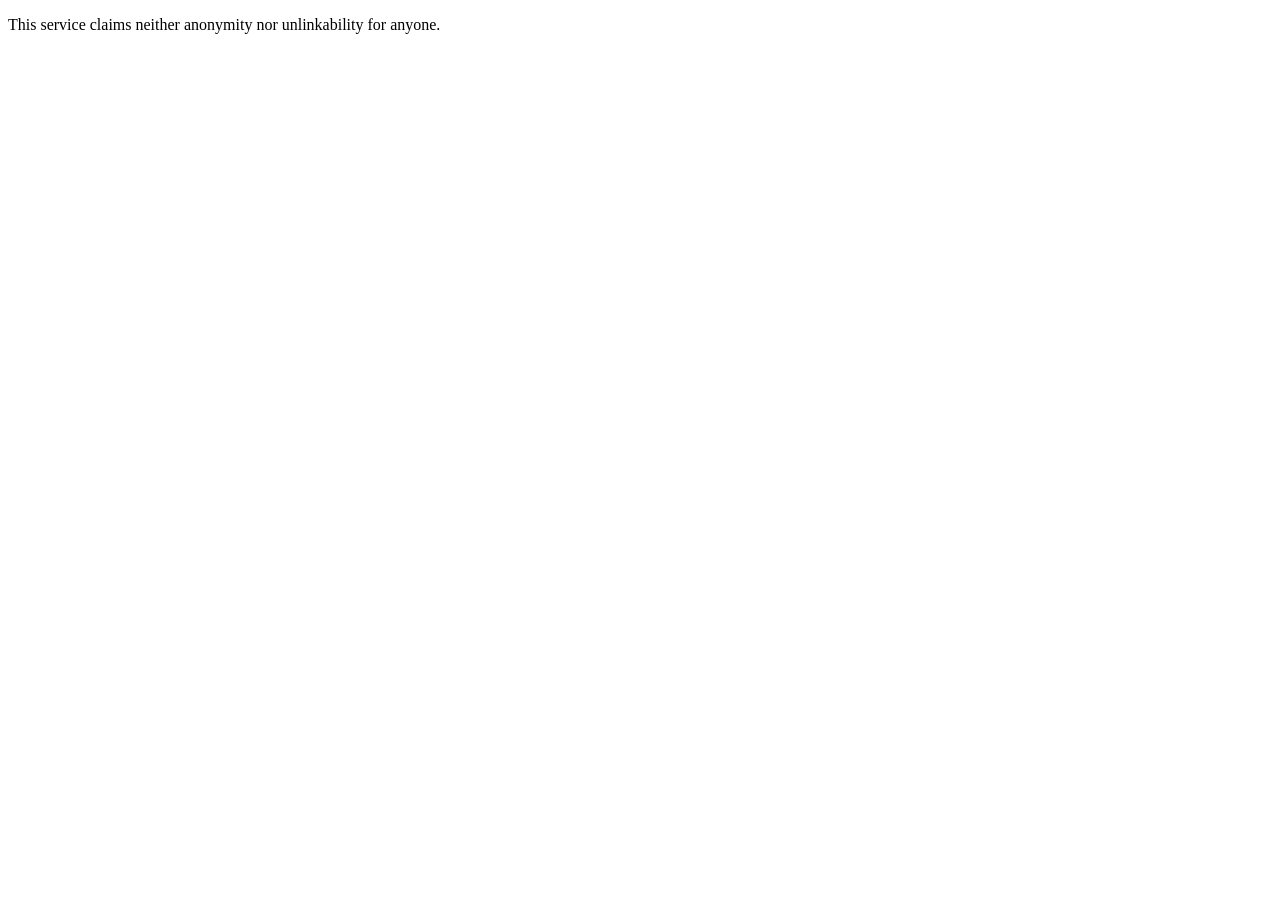
<file: tests/claims/pass-en-coordination-denial.html>
<!doctype html>
<html lang="en"><head><meta charset="utf-8"><title>Fixture page.</title></head><body>
<!-- claims-ok rule=anonymity text="This service claims neither anonymity nor unlinkability for anyone." reason=denial --><!-- claims-ok rule=unlinkable text="This service claims neither anonymity nor unlinkability for anyone." reason=denial --><p>This service claims neither anonymity nor unlinkability for anyone.</p>
</body></html>
</file>
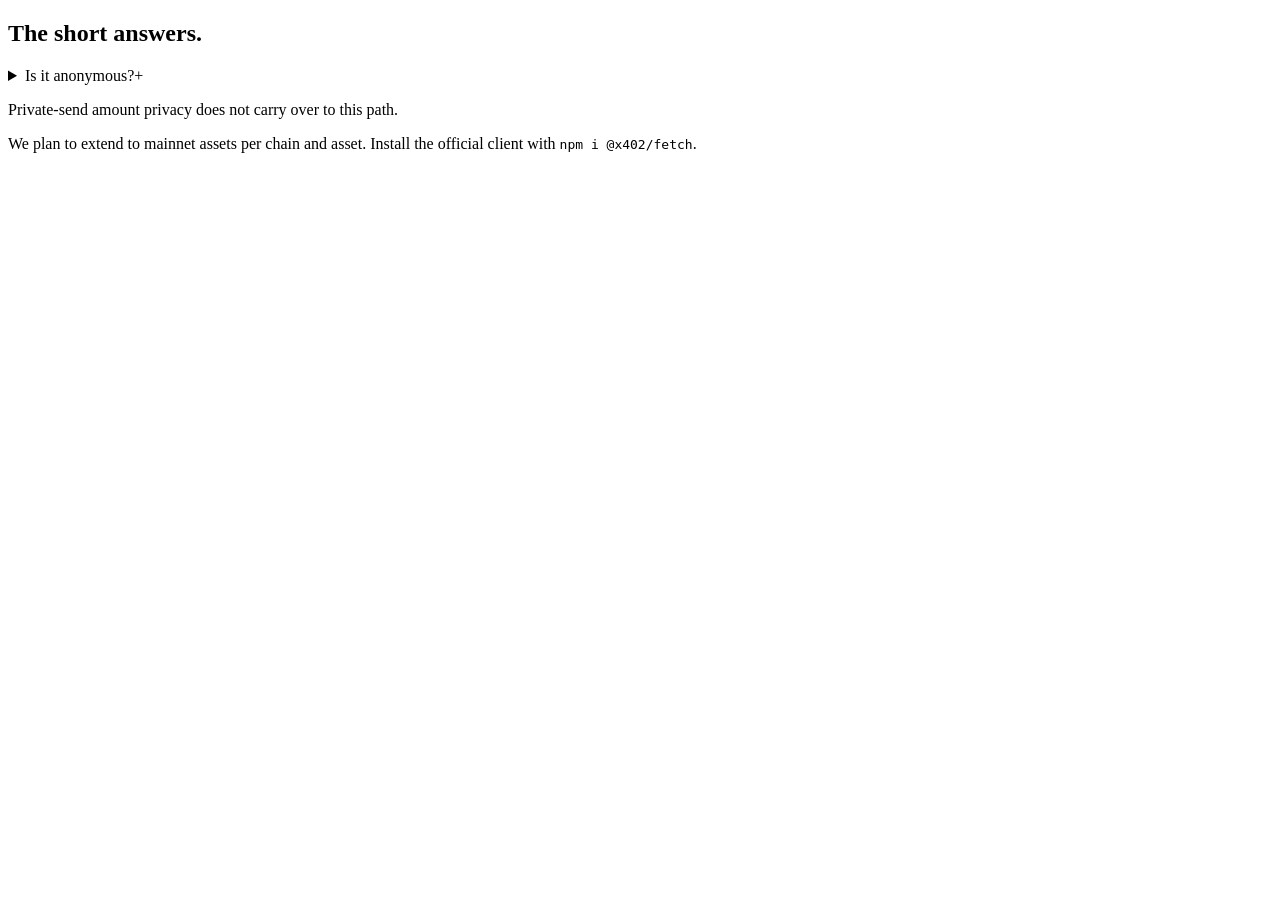
<file: tests/claims/pass-en-denial-limitation-plan.html>
<!doctype html>
<html lang="en"><head><meta charset="utf-8"><title>Fixture page.</title></head><body>
<h2>The short answers.</h2>
<!-- claims-ok rule=anonymity text="Is it anonymous?" reason=denial --><details><summary>Is it anonymous?<span>+</span></summary><p>No. The payer, the amount and the token are public. The size of the anonymity set still matters.</p></details>
<!-- claims-ok rule=hidden-amount text="Private-send amount privacy does not carry over to this path." reason=limitation --><p>Private-send amount privacy does not carry over to this path.</p>
<p>We plan to extend to mainnet assets per chain and asset. Install the official client with <code>npm i @x402/fetch</code>.</p>

</body></html>
</file>
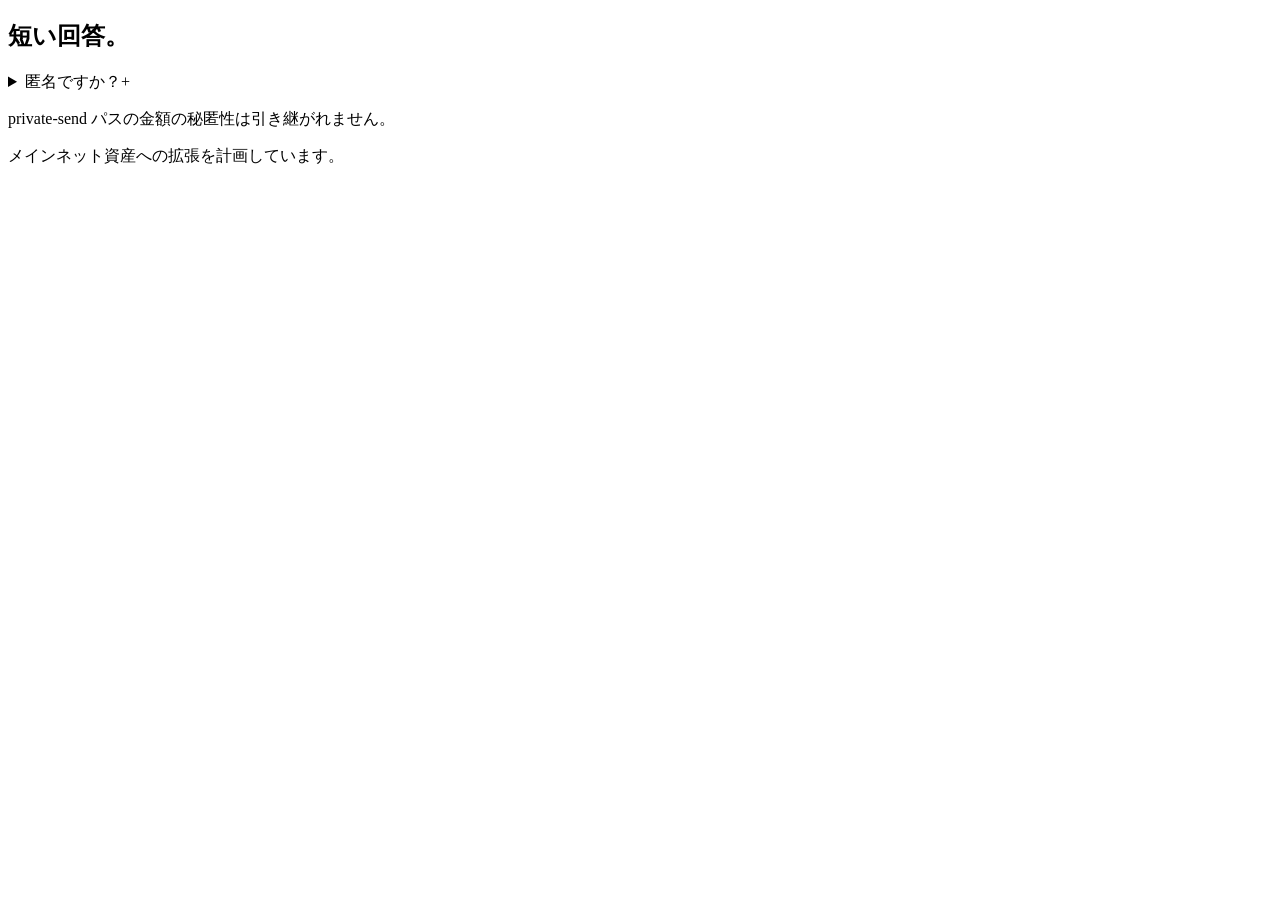
<file: tests/claims/pass-ja-denial-limitation-plan.html>
<!doctype html>
<html lang="en"><head><meta charset="utf-8"><title>Fixture page.</title></head><body>
<h2>短い回答。</h2>
<!-- claims-ok rule=anonymity text="匿名ですか？" reason=denial --><details><summary>匿名ですか？<span>+</span></summary><p>いいえ。payer、金額、token は公開です。匿名性セットの大きさは依然として重要です。</p></details>
<!-- claims-ok rule=hidden-amount text="private-send パスの金額の秘匿性は引き継がれません。" reason=limitation --><p>private-send パスの金額の秘匿性は引き継がれません。</p>
<p>メインネット資産への拡張を計画しています。</p>

</body></html>
</file>
<file: assets/mobile.css>
/* Shared phone layout. Keep the existing tablet/desktop composition. */
.mobile-menu,.lang-short{display:none}
summary:focus-visible{outline:2px solid var(--orange);outline-offset:4px}

@media(max-width:560px){
  .wrap{padding-left:20px;padding-right:20px}
  header .wrap{position:relative;min-height:64px;gap:8px;flex-wrap:nowrap;padding-top:8px;padding-bottom:8px}
  header .wrap>a:first-child{display:flex;align-items:center;min-height:44px}
  header .brand{width:96px}
  header .wrap>.nav,header .wrap>a:not(:first-child){display:none}
  header .lang{margin-left:auto}
  header .lang button{min-width:44px;min-height:44px;padding:0 8px;font-size:12px}
  .lang-full{display:none}
  .lang-short{display:inline}
  .mobile-menu{display:block;white-space:normal}
  .mobile-menu summary{display:flex;align-items:center;justify-content:center;gap:4px;width:72px;min-height:44px;padding:8px 4px;border:1px solid var(--line);cursor:pointer;font-size:12px;list-style:none}
  .mobile-menu summary::-webkit-details-marker{display:none}
  .mobile-menu summary::after{content:'+';font:16px var(--mono)}
  .mobile-menu[open] summary::after{content:'−'}
  .mobile-menu nav{position:absolute;top:100%;left:20px;right:20px;display:grid;grid-template-columns:1fr 1fr;gap:4px;padding:12px;background:var(--paper);border:1px solid var(--line);box-shadow:0 8px 16px #182b3814;max-height:calc(100dvh - 160px);overflow-y:auto}
  .mobile-menu nav a{display:flex;align-items:center;min-height:44px;padding:10px 12px;font-size:16px;line-height:1.5;white-space:normal}
  .mobile-menu nav .btn{grid-column:1 / -1;margin-top:4px}
  .mobile-menu nav a:hover{background:var(--paper-2);color:var(--green)}
  /* Keep the notice subordinate to the header, with a distinct, usable link. */
  .topbar .wrap{display:grid;grid-template-columns:minmax(0,1fr) auto;gap:12px;padding-top:8px;padding-bottom:8px;font-size:12px;line-height:1.5}
  .topbar span{display:block}
  .topbar a{display:flex;align-items:center;min-height:44px;max-width:118px}
  section[id],main[id],#how,#how-ja{scroll-margin-top:80px}
  .hero{padding:32px 0 44px}
  .hero-grid,.history,.demo{gap:28px}
  .hero-grid>*,.section-head>*,.split>*,.history>*,.demo>*{min-width:0}
  .hero .eyebrow{line-height:1.6;letter-spacing:.08em}
  .hero h1,#ja .hero h1{font-size:clamp(32px,9.75vw,40px);line-height:1.12;letter-spacing:-.045em;margin:16px 0 20px;word-break:normal;overflow-wrap:normal;text-wrap:balance}
  #ja .hero h1{line-height:1.3;letter-spacing:-.04em}
  #ja .hero h1 span,#ja .hero h1 em{white-space:normal}
  .hero-lede{font-size:16px;line-height:1.65;margin-bottom:24px}
  .hero-actions{gap:10px}
  .btn{min-height:44px;max-width:100%;font-size:16px;line-height:1.6;text-align:center;white-space:normal}
  .hero-note{font-size:14px;line-height:1.65;margin:16px 0 0}
  .section,.contact{padding:48px 0}
  .section-head{gap:16px;margin-bottom:28px}
  .section h2,.history h2,.demo h2,.contact h2{font-size:30px;line-height:1.2;letter-spacing:-.04em;text-wrap:balance;word-break:normal}
  .section-intro:not(:empty){margin-top:16px}
  .section-intro,.manifesto p,.flow p,.split p,.split li,.timeline-row p,.history p,.use-grid p,.demo p,.faq p,.contact p,
  .rails .meta,.caveat p,.scope-note,.evidence p,.instruction p,.advanced p{font-size:16px;line-height:1.65}
  .manifesto>div{padding:24px 0}
  .manifesto h3,.split h3,.instruction h3{font-size:23px;line-height:1.3}
  .split{grid-template-columns:minmax(0,1fr);gap:24px;margin-top:32px}
  .onboarding{margin-top:0}
  .flow article{padding:22px 0;min-height:0}
  .flow h3{margin:12px 0 8px;font-size:20px;line-height:1.3}
  .timeline-row{padding:22px 0;gap:10px}
  .timeline-row h3{line-height:1.35}
  .use-grid article{padding:22px;min-height:0}
  .use-grid h3{margin:16px 0 10px;line-height:1.3}
  .ledger{padding:20px;min-height:0;gap:20px}
  .ledger-head{gap:8px;flex-wrap:wrap;line-height:1.6}
  .ledger-line{grid-template-columns:64px minmax(0,1fr);gap:8px 12px;padding:16px 0;line-height:1.6}
  .ledger-line strong{grid-column:2}
  .ledger-foot{font-size:14px;line-height:1.65;padding-top:0}
  .receipt{padding:20px}
  .receipt-top{gap:12px;flex-wrap:wrap;line-height:1.6}
  .receipt table{font-size:12px}
  .receipt td{padding:10px 4px;line-height:1.6}
  .receipt-note{font-size:14px;line-height:1.65}
  .codebox,.copy-block .codebox{max-width:100%;padding:16px;font-size:13px;line-height:1.75}
  /* Prose instructions wrap; commands and tables scroll within their own box. */
  .copy-block pre:not([id^="instruction"]){white-space:pre;overflow-wrap:normal}
  .rail-table{min-width:360px}
  .rail-table th,.rail-table td{font-size:14px;line-height:1.6;padding:12px 10px}
  .rail-table caption{line-height:1.6}
  .rail-table-wrap{max-width:100%}
  .rails article{padding:20px}
  .rails h3{line-height:1.35}
  .probe,.probe button,.copy-button{width:100%}
  .instruction{margin-top:28px}
  .instruction p code,.advanced p code,.caveat code{overflow-wrap:anywhere}
  .caveat{padding:20px}
  .demo img{box-shadow:8px 8px 0 #dfe4dc}
  .faq details{padding:12px 0}
  .faq summary,.advanced summary{min-height:44px;align-items:center;font-size:16px;line-height:1.6}
  .faq summary span{flex-shrink:0}
  .contact-actions{gap:10px;margin-top:24px}
  .contact-actions .btn{width:100%;padding:12px 8px}
  footer .wrap{gap:12px;line-height:1.6}
  footer .footer-links{flex-wrap:wrap;gap:8px 20px}
  footer a{display:inline-flex;align-items:center;min-height:44px}
}
@media(prefers-reduced-motion:reduce){
  .btn:hover{transform:none}
}
</file>
